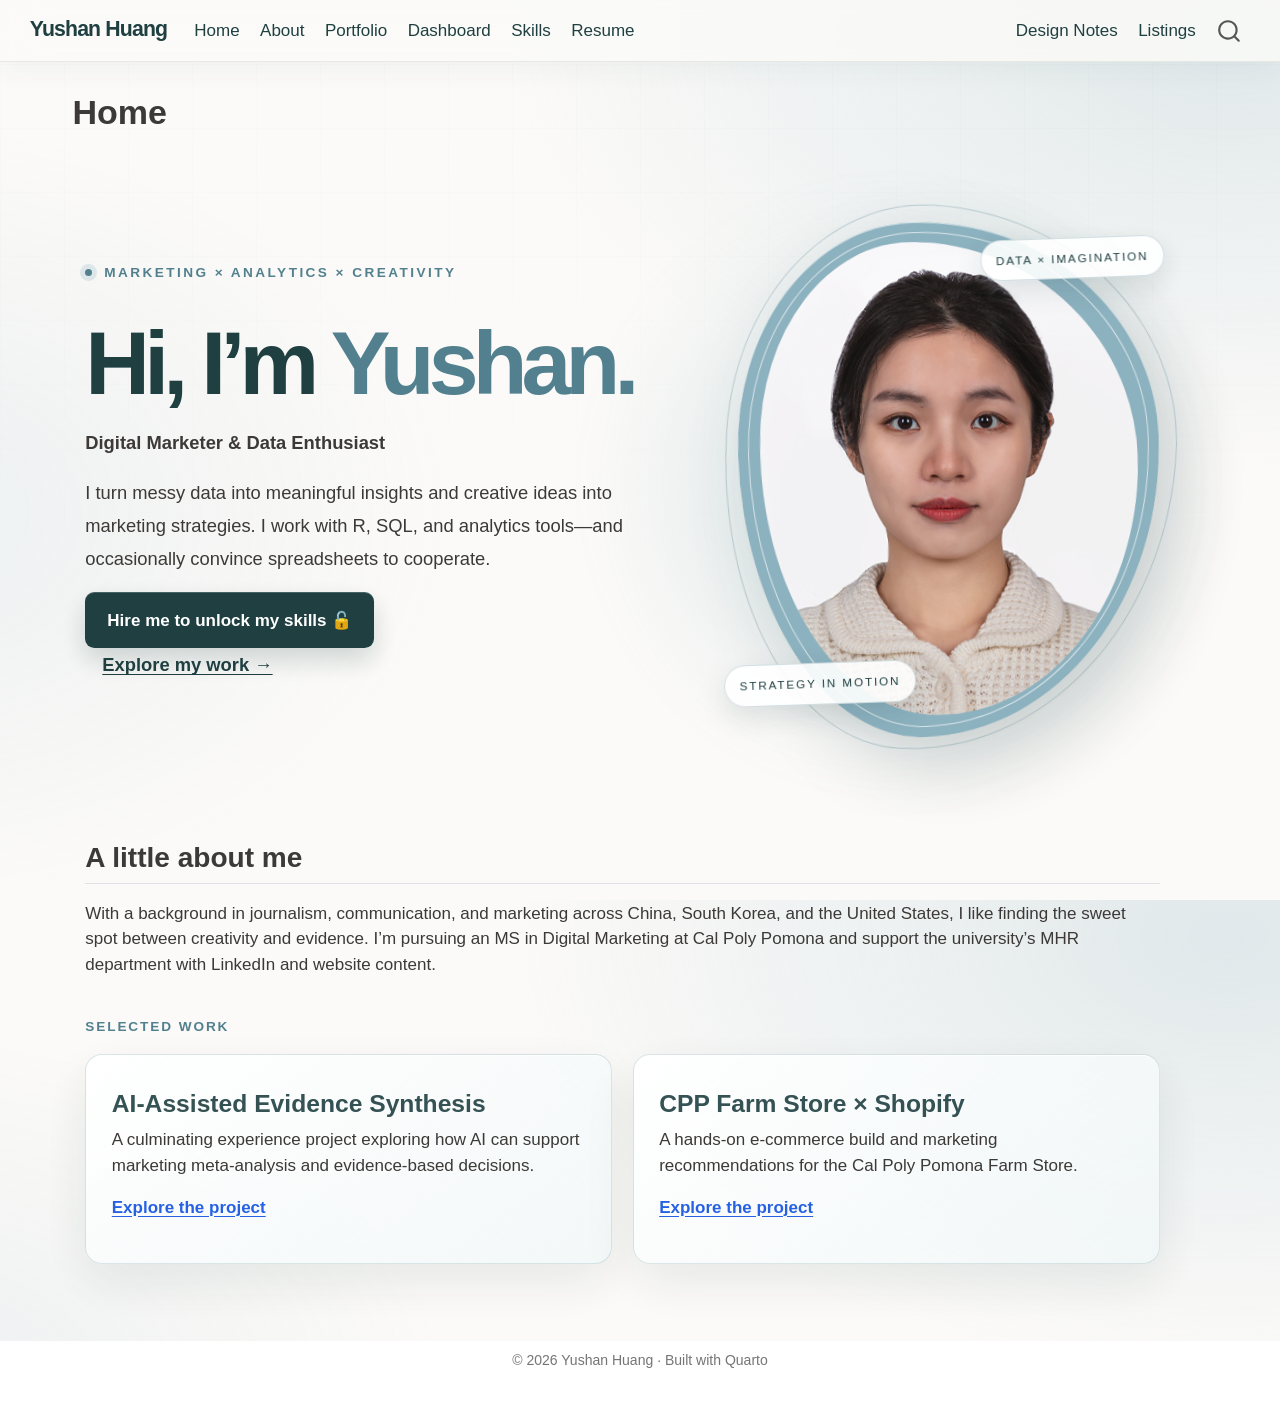
<file: docs/index.html>
<!DOCTYPE html>
<html xmlns="http://www.w3.org/1999/xhtml" lang="en" xml:lang="en"><head>

<meta charset="utf-8">
<meta name="generator" content="quarto-1.7.32">

<meta name="viewport" content="width=device-width, initial-scale=1.0, user-scalable=yes">


<title>Home – Yushan Huang</title>
<style>
code{white-space: pre-wrap;}
span.smallcaps{font-variant: small-caps;}
div.columns{display: flex; gap: min(4vw, 1.5em);}
div.column{flex: auto; overflow-x: auto;}
div.hanging-indent{margin-left: 1.5em; text-indent: -1.5em;}
ul.task-list{list-style: none;}
ul.task-list li input[type="checkbox"] {
  width: 0.8em;
  margin: 0 0.8em 0.2em -1em; /* quarto-specific, see https://github.com/quarto-dev/quarto-cli/issues/4556 */ 
  vertical-align: middle;
}
</style>


<script src="site_libs/quarto-nav/quarto-nav.js"></script>
<script src="site_libs/quarto-nav/headroom.min.js"></script>
<script src="site_libs/clipboard/clipboard.min.js"></script>
<script src="site_libs/quarto-search/autocomplete.umd.js"></script>
<script src="site_libs/quarto-search/fuse.min.js"></script>
<script src="site_libs/quarto-search/quarto-search.js"></script>
<meta name="quarto:offset" content="./">
<script src="site_libs/quarto-html/quarto.js" type="module"></script>
<script src="site_libs/quarto-html/tabsets/tabsets.js" type="module"></script>
<script src="site_libs/quarto-html/popper.min.js"></script>
<script src="site_libs/quarto-html/tippy.umd.min.js"></script>
<script src="site_libs/quarto-html/anchor.min.js"></script>
<link href="site_libs/quarto-html/tippy.css" rel="stylesheet">
<link href="site_libs/quarto-html/quarto-syntax-highlighting-37eea08aefeeee20ff55810ff984fec1.css" rel="stylesheet" id="quarto-text-highlighting-styles">
<script src="site_libs/bootstrap/bootstrap.min.js"></script>
<link href="site_libs/bootstrap/bootstrap-icons.css" rel="stylesheet">
<link href="site_libs/bootstrap/bootstrap-c1fac2584b48ed01fb6e278e36375074.min.css" rel="stylesheet" append-hash="true" id="quarto-bootstrap" data-mode="light">
<script id="quarto-search-options" type="application/json">{
  "location": "navbar",
  "copy-button": false,
  "collapse-after": 3,
  "panel-placement": "end",
  "type": "overlay",
  "limit": 50,
  "keyboard-shortcut": [
    "f",
    "/",
    "s"
  ],
  "show-item-context": false,
  "language": {
    "search-no-results-text": "No results",
    "search-matching-documents-text": "matching documents",
    "search-copy-link-title": "Copy link to search",
    "search-hide-matches-text": "Hide additional matches",
    "search-more-match-text": "more match in this document",
    "search-more-matches-text": "more matches in this document",
    "search-clear-button-title": "Clear",
    "search-text-placeholder": "",
    "search-detached-cancel-button-title": "Cancel",
    "search-submit-button-title": "Submit",
    "search-label": "Search"
  }
}</script>
<style>html{ scroll-behavior: smooth; }</style>


<link rel="stylesheet" href="styles.css">
</head>

<body class="nav-fixed quarto-light">

<div id="quarto-search-results"></div>
  <header id="quarto-header" class="headroom fixed-top">
    <nav class="navbar navbar-expand-lg " data-bs-theme="dark">
      <div class="navbar-container container-fluid">
      <div class="navbar-brand-container mx-auto">
    <a class="navbar-brand" href="./index.html">
    <span class="navbar-title">Yushan Huang</span>
    </a>
  </div>
            <div id="quarto-search" class="" title="Search"></div>
          <button class="navbar-toggler" type="button" data-bs-toggle="collapse" data-bs-target="#navbarCollapse" aria-controls="navbarCollapse" role="menu" aria-expanded="false" aria-label="Toggle navigation" onclick="if (window.quartoToggleHeadroom) { window.quartoToggleHeadroom(); }">
  <span class="navbar-toggler-icon"></span>
</button>
          <div class="collapse navbar-collapse" id="navbarCollapse">
            <ul class="navbar-nav navbar-nav-scroll me-auto">
  <li class="nav-item">
    <a class="nav-link active" href="./index.html" aria-current="page"> 
<span class="menu-text">Home</span></a>
  </li>  
  <li class="nav-item">
    <a class="nav-link" href="./about.html"> 
<span class="menu-text">About</span></a>
  </li>  
  <li class="nav-item">
    <a class="nav-link" href="./projects.html"> 
<span class="menu-text">Portfolio</span></a>
  </li>  
  <li class="nav-item">
    <a class="nav-link" href="./dashboard.html"> 
<span class="menu-text">Dashboard</span></a>
  </li>  
  <li class="nav-item">
    <a class="nav-link" href="./skills.html"> 
<span class="menu-text">Skills</span></a>
  </li>  
  <li class="nav-item">
    <a class="nav-link" href="./resume.html"> 
<span class="menu-text">Resume</span></a>
  </li>  
</ul>
            <ul class="navbar-nav navbar-nav-scroll ms-auto">
  <li class="nav-item">
    <a class="nav-link" href="./css-scss.html"> 
<span class="menu-text">Design Notes</span></a>
  </li>  
  <li class="nav-item">
    <a class="nav-link" href="./listings.html"> 
<span class="menu-text">Listings</span></a>
  </li>  
</ul>
          </div> <!-- /navcollapse -->
            <div class="quarto-navbar-tools">
</div>
      </div> <!-- /container-fluid -->
    </nav>
</header>
<!-- content -->
<div id="quarto-content" class="quarto-container page-columns page-rows-contents page-layout-full page-navbar">
<!-- sidebar -->
<!-- margin-sidebar -->
    
<!-- main -->
<main class="content column-page" id="quarto-document-content">

<header id="title-block-header" class="quarto-title-block default">
<div class="quarto-title">
<h1 class="title">Home</h1>
</div>



<div class="quarto-title-meta column-page">

    
  
    
  </div>
  


</header>


<div class="container">
<div class="hero">
<div>
<div class="eyebrow">
Marketing × Analytics × Creativity
</div>
<section id="hi-im-yushan." class="level1">
<h1>Hi, I’m <em>Yushan.</em></h1>
<p><strong>Digital Marketer &amp; Data Enthusiast</strong></p>
<p>I turn messy data into meaningful insights and creative ideas into marketing strategies. I work with R, SQL, and analytics tools—and occasionally convince spreadsheets to cooperate.</p>
<button id="unlock-skills" class="cta" type="button" aria-expanded="false" aria-controls="skill-reveal">
Hire me to unlock my skills 🔓
</button>
<p><a class="secondary-link" href="./projects.html">Explore my work →</a></p>
<div id="skill-reveal" class="skill-reveal" aria-live="polite">
<span class="tag">Marketing Strategy</span><span class="tag">R</span><span class="tag">SQL</span><span class="tag">GA4</span><span class="tag">Qualtrics</span><span class="tag">Shopify</span>
<p>
<a href="./resume.html">View my resume →</a>
</p>
</div>
</section>
</div>
<div class="portrait-wrap">
<div class="hero-orbit">
Data × Imagination
</div>
<img src="assets/profile.png" class="img-fluid" alt="Portrait of Yushan Huang">
<div class="hero-orbit bottom">
Strategy in motion
</div>
</div>
</div>
<section id="a-little-about-me" class="level2">
<h2 class="anchored" data-anchor-id="a-little-about-me">A little about me</h2>
<p>With a background in journalism, communication, and marketing across China, South Korea, and the United States, I like finding the sweet spot between creativity and evidence. I’m pursuing an MS in Digital Marketing at Cal Poly Pomona and support the university’s MHR department with LinkedIn and website content.</p>
<div class="section-label">
Selected work
</div>
<div class="project-grid">
<section id="ai-assisted-evidence-synthesis" class="level3 project-card reveal-on-scroll">
<h3 class="anchored" data-anchor-id="ai-assisted-evidence-synthesis">AI-Assisted Evidence Synthesis</h3>
<p>A culminating experience project exploring how AI can support marketing meta-analysis and evidence-based decisions.</p>
<p><a href="./projects/ai-meta-analysis.html">Explore the project</a></p>
</section>
<section id="cpp-farm-store-shopify" class="level3 project-card reveal-on-scroll">
<h3 class="anchored" data-anchor-id="cpp-farm-store-shopify">CPP Farm Store × Shopify</h3>
<p>A hands-on e-commerce build and marketing recommendations for the Cal Poly Pomona Farm Store.</p>
<p><a href="./projects/farm-store.html">Explore the project</a></p>
</section>
</div>
</section>
</div>



</main> <!-- /main -->
<script>
(()=>{'use strict';
const init=()=>{
document.documentElement.classList.add('js-enhanced');
const unlock=document.getElementById('unlock-skills'),panel=document.getElementById('skill-reveal');
if(unlock&&panel){unlock.addEventListener('click',()=>{const opened=panel.classList.toggle('open');unlock.setAttribute('aria-expanded',String(opened));unlock.textContent=opened?'Skills unlocked ✨':'Hire me to unlock my skills 🔓';});}
const buttons=document.querySelectorAll('.filter-btn');buttons.forEach(btn=>btn.addEventListener('click',()=>{buttons.forEach(b=>{b.classList.toggle('active',b===btn);b.setAttribute('aria-pressed',String(b===btn));});document.querySelectorAll('.project-card[data-category]').forEach(card=>{card.hidden=!(btn.dataset.filter==='all'||card.dataset.category===btn.dataset.filter);});}));
const reduce=window.matchMedia('(prefers-reduced-motion: reduce)').matches;
const items=document.querySelectorAll('.reveal-on-scroll');if('IntersectionObserver'in window&&!reduce){const obs=new IntersectionObserver(entries=>entries.forEach(e=>{if(e.isIntersecting){e.target.classList.add('visible');obs.unobserve(e.target);}}),{threshold:.07});items.forEach(el=>obs.observe(el));}else{items.forEach(el=>el.classList.add('visible'));}
if(!reduce&&window.matchMedia('(pointer:fine)').matches){const portrait=document.querySelector('.portrait-wrap');if(portrait){portrait.addEventListener('pointermove',e=>{const r=portrait.getBoundingClientRect();const x=(e.clientX-r.left)/r.width-.5,y=(e.clientY-r.top)/r.height-.5;portrait.style.transform=`rotate(-2deg) perspective(1000px) rotateY(${x*8}deg) rotateX(${-y*8}deg) translateY(-5px)`;});portrait.addEventListener('pointerleave',()=>portrait.style.transform='');}}
};if(document.readyState==='loading')document.addEventListener('DOMContentLoaded',init);else init();
})();
</script>
<script id="quarto-html-after-body" type="application/javascript">
  window.document.addEventListener("DOMContentLoaded", function (event) {
    const icon = "";
    const anchorJS = new window.AnchorJS();
    anchorJS.options = {
      placement: 'right',
      icon: icon
    };
    anchorJS.add('.anchored');
    const isCodeAnnotation = (el) => {
      for (const clz of el.classList) {
        if (clz.startsWith('code-annotation-')) {                     
          return true;
        }
      }
      return false;
    }
    const onCopySuccess = function(e) {
      // button target
      const button = e.trigger;
      // don't keep focus
      button.blur();
      // flash "checked"
      button.classList.add('code-copy-button-checked');
      var currentTitle = button.getAttribute("title");
      button.setAttribute("title", "Copied!");
      let tooltip;
      if (window.bootstrap) {
        button.setAttribute("data-bs-toggle", "tooltip");
        button.setAttribute("data-bs-placement", "left");
        button.setAttribute("data-bs-title", "Copied!");
        tooltip = new bootstrap.Tooltip(button, 
          { trigger: "manual", 
            customClass: "code-copy-button-tooltip",
            offset: [0, -8]});
        tooltip.show();    
      }
      setTimeout(function() {
        if (tooltip) {
          tooltip.hide();
          button.removeAttribute("data-bs-title");
          button.removeAttribute("data-bs-toggle");
          button.removeAttribute("data-bs-placement");
        }
        button.setAttribute("title", currentTitle);
        button.classList.remove('code-copy-button-checked');
      }, 1000);
      // clear code selection
      e.clearSelection();
    }
    const getTextToCopy = function(trigger) {
        const codeEl = trigger.previousElementSibling.cloneNode(true);
        for (const childEl of codeEl.children) {
          if (isCodeAnnotation(childEl)) {
            childEl.remove();
          }
        }
        return codeEl.innerText;
    }
    const clipboard = new window.ClipboardJS('.code-copy-button:not([data-in-quarto-modal])', {
      text: getTextToCopy
    });
    clipboard.on('success', onCopySuccess);
    if (window.document.getElementById('quarto-embedded-source-code-modal')) {
      const clipboardModal = new window.ClipboardJS('.code-copy-button[data-in-quarto-modal]', {
        text: getTextToCopy,
        container: window.document.getElementById('quarto-embedded-source-code-modal')
      });
      clipboardModal.on('success', onCopySuccess);
    }
      var localhostRegex = new RegExp(/^(?:http|https):\/\/localhost\:?[0-9]*\//);
      var mailtoRegex = new RegExp(/^mailto:/);
        var filterRegex = new RegExp('/' + window.location.host + '/');
      var isInternal = (href) => {
          return filterRegex.test(href) || localhostRegex.test(href) || mailtoRegex.test(href);
      }
      // Inspect non-navigation links and adorn them if external
     var links = window.document.querySelectorAll('a[href]:not(.nav-link):not(.navbar-brand):not(.toc-action):not(.sidebar-link):not(.sidebar-item-toggle):not(.pagination-link):not(.no-external):not([aria-hidden]):not(.dropdown-item):not(.quarto-navigation-tool):not(.about-link)');
      for (var i=0; i<links.length; i++) {
        const link = links[i];
        if (!isInternal(link.href)) {
          // undo the damage that might have been done by quarto-nav.js in the case of
          // links that we want to consider external
          if (link.dataset.originalHref !== undefined) {
            link.href = link.dataset.originalHref;
          }
        }
      }
    function tippyHover(el, contentFn, onTriggerFn, onUntriggerFn) {
      const config = {
        allowHTML: true,
        maxWidth: 500,
        delay: 100,
        arrow: false,
        appendTo: function(el) {
            return el.parentElement;
        },
        interactive: true,
        interactiveBorder: 10,
        theme: 'quarto',
        placement: 'bottom-start',
      };
      if (contentFn) {
        config.content = contentFn;
      }
      if (onTriggerFn) {
        config.onTrigger = onTriggerFn;
      }
      if (onUntriggerFn) {
        config.onUntrigger = onUntriggerFn;
      }
      window.tippy(el, config); 
    }
    const noterefs = window.document.querySelectorAll('a[role="doc-noteref"]');
    for (var i=0; i<noterefs.length; i++) {
      const ref = noterefs[i];
      tippyHover(ref, function() {
        // use id or data attribute instead here
        let href = ref.getAttribute('data-footnote-href') || ref.getAttribute('href');
        try { href = new URL(href).hash; } catch {}
        const id = href.replace(/^#\/?/, "");
        const note = window.document.getElementById(id);
        if (note) {
          return note.innerHTML;
        } else {
          return "";
        }
      });
    }
    const xrefs = window.document.querySelectorAll('a.quarto-xref');
    const processXRef = (id, note) => {
      // Strip column container classes
      const stripColumnClz = (el) => {
        el.classList.remove("page-full", "page-columns");
        if (el.children) {
          for (const child of el.children) {
            stripColumnClz(child);
          }
        }
      }
      stripColumnClz(note)
      if (id === null || id.startsWith('sec-')) {
        // Special case sections, only their first couple elements
        const container = document.createElement("div");
        if (note.children && note.children.length > 2) {
          container.appendChild(note.children[0].cloneNode(true));
          for (let i = 1; i < note.children.length; i++) {
            const child = note.children[i];
            if (child.tagName === "P" && child.innerText === "") {
              continue;
            } else {
              container.appendChild(child.cloneNode(true));
              break;
            }
          }
          if (window.Quarto?.typesetMath) {
            window.Quarto.typesetMath(container);
          }
          return container.innerHTML
        } else {
          if (window.Quarto?.typesetMath) {
            window.Quarto.typesetMath(note);
          }
          return note.innerHTML;
        }
      } else {
        // Remove any anchor links if they are present
        const anchorLink = note.querySelector('a.anchorjs-link');
        if (anchorLink) {
          anchorLink.remove();
        }
        if (window.Quarto?.typesetMath) {
          window.Quarto.typesetMath(note);
        }
        if (note.classList.contains("callout")) {
          return note.outerHTML;
        } else {
          return note.innerHTML;
        }
      }
    }
    for (var i=0; i<xrefs.length; i++) {
      const xref = xrefs[i];
      tippyHover(xref, undefined, function(instance) {
        instance.disable();
        let url = xref.getAttribute('href');
        let hash = undefined; 
        if (url.startsWith('#')) {
          hash = url;
        } else {
          try { hash = new URL(url).hash; } catch {}
        }
        if (hash) {
          const id = hash.replace(/^#\/?/, "");
          const note = window.document.getElementById(id);
          if (note !== null) {
            try {
              const html = processXRef(id, note.cloneNode(true));
              instance.setContent(html);
            } finally {
              instance.enable();
              instance.show();
            }
          } else {
            // See if we can fetch this
            fetch(url.split('#')[0])
            .then(res => res.text())
            .then(html => {
              const parser = new DOMParser();
              const htmlDoc = parser.parseFromString(html, "text/html");
              const note = htmlDoc.getElementById(id);
              if (note !== null) {
                const html = processXRef(id, note);
                instance.setContent(html);
              } 
            }).finally(() => {
              instance.enable();
              instance.show();
            });
          }
        } else {
          // See if we can fetch a full url (with no hash to target)
          // This is a special case and we should probably do some content thinning / targeting
          fetch(url)
          .then(res => res.text())
          .then(html => {
            const parser = new DOMParser();
            const htmlDoc = parser.parseFromString(html, "text/html");
            const note = htmlDoc.querySelector('main.content');
            if (note !== null) {
              // This should only happen for chapter cross references
              // (since there is no id in the URL)
              // remove the first header
              if (note.children.length > 0 && note.children[0].tagName === "HEADER") {
                note.children[0].remove();
              }
              const html = processXRef(null, note);
              instance.setContent(html);
            } 
          }).finally(() => {
            instance.enable();
            instance.show();
          });
        }
      }, function(instance) {
      });
    }
        let selectedAnnoteEl;
        const selectorForAnnotation = ( cell, annotation) => {
          let cellAttr = 'data-code-cell="' + cell + '"';
          let lineAttr = 'data-code-annotation="' +  annotation + '"';
          const selector = 'span[' + cellAttr + '][' + lineAttr + ']';
          return selector;
        }
        const selectCodeLines = (annoteEl) => {
          const doc = window.document;
          const targetCell = annoteEl.getAttribute("data-target-cell");
          const targetAnnotation = annoteEl.getAttribute("data-target-annotation");
          const annoteSpan = window.document.querySelector(selectorForAnnotation(targetCell, targetAnnotation));
          const lines = annoteSpan.getAttribute("data-code-lines").split(",");
          const lineIds = lines.map((line) => {
            return targetCell + "-" + line;
          })
          let top = null;
          let height = null;
          let parent = null;
          if (lineIds.length > 0) {
              //compute the position of the single el (top and bottom and make a div)
              const el = window.document.getElementById(lineIds[0]);
              top = el.offsetTop;
              height = el.offsetHeight;
              parent = el.parentElement.parentElement;
            if (lineIds.length > 1) {
              const lastEl = window.document.getElementById(lineIds[lineIds.length - 1]);
              const bottom = lastEl.offsetTop + lastEl.offsetHeight;
              height = bottom - top;
            }
            if (top !== null && height !== null && parent !== null) {
              // cook up a div (if necessary) and position it 
              let div = window.document.getElementById("code-annotation-line-highlight");
              if (div === null) {
                div = window.document.createElement("div");
                div.setAttribute("id", "code-annotation-line-highlight");
                div.style.position = 'absolute';
                parent.appendChild(div);
              }
              div.style.top = top - 2 + "px";
              div.style.height = height + 4 + "px";
              div.style.left = 0;
              let gutterDiv = window.document.getElementById("code-annotation-line-highlight-gutter");
              if (gutterDiv === null) {
                gutterDiv = window.document.createElement("div");
                gutterDiv.setAttribute("id", "code-annotation-line-highlight-gutter");
                gutterDiv.style.position = 'absolute';
                const codeCell = window.document.getElementById(targetCell);
                const gutter = codeCell.querySelector('.code-annotation-gutter');
                gutter.appendChild(gutterDiv);
              }
              gutterDiv.style.top = top - 2 + "px";
              gutterDiv.style.height = height + 4 + "px";
            }
            selectedAnnoteEl = annoteEl;
          }
        };
        const unselectCodeLines = () => {
          const elementsIds = ["code-annotation-line-highlight", "code-annotation-line-highlight-gutter"];
          elementsIds.forEach((elId) => {
            const div = window.document.getElementById(elId);
            if (div) {
              div.remove();
            }
          });
          selectedAnnoteEl = undefined;
        };
          // Handle positioning of the toggle
      window.addEventListener(
        "resize",
        throttle(() => {
          elRect = undefined;
          if (selectedAnnoteEl) {
            selectCodeLines(selectedAnnoteEl);
          }
        }, 10)
      );
      function throttle(fn, ms) {
      let throttle = false;
      let timer;
        return (...args) => {
          if(!throttle) { // first call gets through
              fn.apply(this, args);
              throttle = true;
          } else { // all the others get throttled
              if(timer) clearTimeout(timer); // cancel #2
              timer = setTimeout(() => {
                fn.apply(this, args);
                timer = throttle = false;
              }, ms);
          }
        };
      }
        // Attach click handler to the DT
        const annoteDls = window.document.querySelectorAll('dt[data-target-cell]');
        for (const annoteDlNode of annoteDls) {
          annoteDlNode.addEventListener('click', (event) => {
            const clickedEl = event.target;
            if (clickedEl !== selectedAnnoteEl) {
              unselectCodeLines();
              const activeEl = window.document.querySelector('dt[data-target-cell].code-annotation-active');
              if (activeEl) {
                activeEl.classList.remove('code-annotation-active');
              }
              selectCodeLines(clickedEl);
              clickedEl.classList.add('code-annotation-active');
            } else {
              // Unselect the line
              unselectCodeLines();
              clickedEl.classList.remove('code-annotation-active');
            }
          });
        }
    const findCites = (el) => {
      const parentEl = el.parentElement;
      if (parentEl) {
        const cites = parentEl.dataset.cites;
        if (cites) {
          return {
            el,
            cites: cites.split(' ')
          };
        } else {
          return findCites(el.parentElement)
        }
      } else {
        return undefined;
      }
    };
    var bibliorefs = window.document.querySelectorAll('a[role="doc-biblioref"]');
    for (var i=0; i<bibliorefs.length; i++) {
      const ref = bibliorefs[i];
      const citeInfo = findCites(ref);
      if (citeInfo) {
        tippyHover(citeInfo.el, function() {
          var popup = window.document.createElement('div');
          citeInfo.cites.forEach(function(cite) {
            var citeDiv = window.document.createElement('div');
            citeDiv.classList.add('hanging-indent');
            citeDiv.classList.add('csl-entry');
            var biblioDiv = window.document.getElementById('ref-' + cite);
            if (biblioDiv) {
              citeDiv.innerHTML = biblioDiv.innerHTML;
            }
            popup.appendChild(citeDiv);
          });
          return popup.innerHTML;
        });
      }
    }
  });
  </script>
</div> <!-- /content -->
<footer class="footer">
  <div class="nav-footer">
    <div class="nav-footer-left">
      &nbsp;
    </div>   
    <div class="nav-footer-center">
<p>© 2026 Yushan Huang · Built with Quarto</p>
</div>
    <div class="nav-footer-right">
      &nbsp;
    </div>
  </div>
</footer>




<script src="site_libs/quarto-html/zenscroll-min.js"></script>
</body></html>
</file>
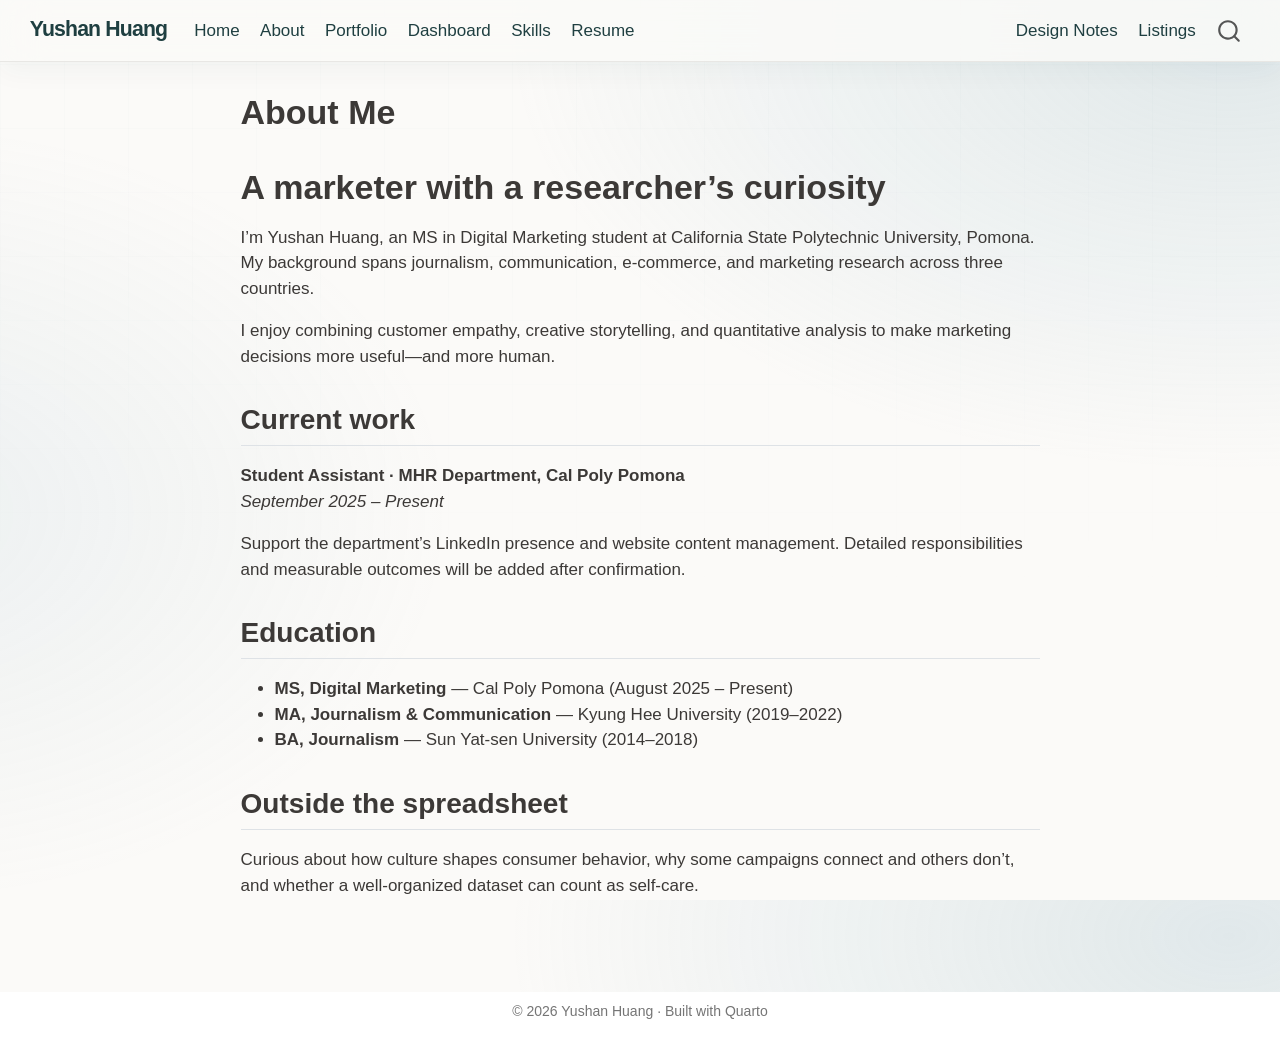
<file: docs/about.html>
<!DOCTYPE html>
<html xmlns="http://www.w3.org/1999/xhtml" lang="en" xml:lang="en"><head>

<meta charset="utf-8">
<meta name="generator" content="quarto-1.7.32">

<meta name="viewport" content="width=device-width, initial-scale=1.0, user-scalable=yes">


<title>About Me – Yushan Huang</title>
<style>
code{white-space: pre-wrap;}
span.smallcaps{font-variant: small-caps;}
div.columns{display: flex; gap: min(4vw, 1.5em);}
div.column{flex: auto; overflow-x: auto;}
div.hanging-indent{margin-left: 1.5em; text-indent: -1.5em;}
ul.task-list{list-style: none;}
ul.task-list li input[type="checkbox"] {
  width: 0.8em;
  margin: 0 0.8em 0.2em -1em; /* quarto-specific, see https://github.com/quarto-dev/quarto-cli/issues/4556 */ 
  vertical-align: middle;
}
</style>


<script src="site_libs/quarto-nav/quarto-nav.js"></script>
<script src="site_libs/quarto-nav/headroom.min.js"></script>
<script src="site_libs/clipboard/clipboard.min.js"></script>
<script src="site_libs/quarto-search/autocomplete.umd.js"></script>
<script src="site_libs/quarto-search/fuse.min.js"></script>
<script src="site_libs/quarto-search/quarto-search.js"></script>
<meta name="quarto:offset" content="./">
<script src="site_libs/quarto-html/quarto.js" type="module"></script>
<script src="site_libs/quarto-html/tabsets/tabsets.js" type="module"></script>
<script src="site_libs/quarto-html/popper.min.js"></script>
<script src="site_libs/quarto-html/tippy.umd.min.js"></script>
<script src="site_libs/quarto-html/anchor.min.js"></script>
<link href="site_libs/quarto-html/tippy.css" rel="stylesheet">
<link href="site_libs/quarto-html/quarto-syntax-highlighting-37eea08aefeeee20ff55810ff984fec1.css" rel="stylesheet" id="quarto-text-highlighting-styles">
<script src="site_libs/bootstrap/bootstrap.min.js"></script>
<link href="site_libs/bootstrap/bootstrap-icons.css" rel="stylesheet">
<link href="site_libs/bootstrap/bootstrap-c1fac2584b48ed01fb6e278e36375074.min.css" rel="stylesheet" append-hash="true" id="quarto-bootstrap" data-mode="light">
<script id="quarto-search-options" type="application/json">{
  "location": "navbar",
  "copy-button": false,
  "collapse-after": 3,
  "panel-placement": "end",
  "type": "overlay",
  "limit": 50,
  "keyboard-shortcut": [
    "f",
    "/",
    "s"
  ],
  "show-item-context": false,
  "language": {
    "search-no-results-text": "No results",
    "search-matching-documents-text": "matching documents",
    "search-copy-link-title": "Copy link to search",
    "search-hide-matches-text": "Hide additional matches",
    "search-more-match-text": "more match in this document",
    "search-more-matches-text": "more matches in this document",
    "search-clear-button-title": "Clear",
    "search-text-placeholder": "",
    "search-detached-cancel-button-title": "Cancel",
    "search-submit-button-title": "Submit",
    "search-label": "Search"
  }
}</script>
<style>html{ scroll-behavior: smooth; }</style>


<link rel="stylesheet" href="styles.css">
</head>

<body class="nav-fixed fullcontent quarto-light">

<div id="quarto-search-results"></div>
  <header id="quarto-header" class="headroom fixed-top">
    <nav class="navbar navbar-expand-lg " data-bs-theme="dark">
      <div class="navbar-container container-fluid">
      <div class="navbar-brand-container mx-auto">
    <a class="navbar-brand" href="./index.html">
    <span class="navbar-title">Yushan Huang</span>
    </a>
  </div>
            <div id="quarto-search" class="" title="Search"></div>
          <button class="navbar-toggler" type="button" data-bs-toggle="collapse" data-bs-target="#navbarCollapse" aria-controls="navbarCollapse" role="menu" aria-expanded="false" aria-label="Toggle navigation" onclick="if (window.quartoToggleHeadroom) { window.quartoToggleHeadroom(); }">
  <span class="navbar-toggler-icon"></span>
</button>
          <div class="collapse navbar-collapse" id="navbarCollapse">
            <ul class="navbar-nav navbar-nav-scroll me-auto">
  <li class="nav-item">
    <a class="nav-link" href="./index.html"> 
<span class="menu-text">Home</span></a>
  </li>  
  <li class="nav-item">
    <a class="nav-link active" href="./about.html" aria-current="page"> 
<span class="menu-text">About</span></a>
  </li>  
  <li class="nav-item">
    <a class="nav-link" href="./projects.html"> 
<span class="menu-text">Portfolio</span></a>
  </li>  
  <li class="nav-item">
    <a class="nav-link" href="./dashboard.html"> 
<span class="menu-text">Dashboard</span></a>
  </li>  
  <li class="nav-item">
    <a class="nav-link" href="./skills.html"> 
<span class="menu-text">Skills</span></a>
  </li>  
  <li class="nav-item">
    <a class="nav-link" href="./resume.html"> 
<span class="menu-text">Resume</span></a>
  </li>  
</ul>
            <ul class="navbar-nav navbar-nav-scroll ms-auto">
  <li class="nav-item">
    <a class="nav-link" href="./css-scss.html"> 
<span class="menu-text">Design Notes</span></a>
  </li>  
  <li class="nav-item">
    <a class="nav-link" href="./listings.html"> 
<span class="menu-text">Listings</span></a>
  </li>  
</ul>
          </div> <!-- /navcollapse -->
            <div class="quarto-navbar-tools">
</div>
      </div> <!-- /container-fluid -->
    </nav>
</header>
<!-- content -->
<div id="quarto-content" class="quarto-container page-columns page-rows-contents page-layout-article page-navbar">
<!-- sidebar -->
<!-- margin-sidebar -->
    
<!-- main -->
<main class="content" id="quarto-document-content">

<header id="title-block-header" class="quarto-title-block default">
<div class="quarto-title">
<h1 class="title">About Me</h1>
</div>



<div class="quarto-title-meta">

    
  
    
  </div>
  


</header>


<section id="a-marketer-with-a-researchers-curiosity" class="level1">
<h1>A marketer with a researcher’s curiosity</h1>
<p>I’m Yushan Huang, an MS in Digital Marketing student at California State Polytechnic University, Pomona. My background spans journalism, communication, e-commerce, and marketing research across three countries.</p>
<p>I enjoy combining customer empathy, creative storytelling, and quantitative analysis to make marketing decisions more useful—and more human.</p>
<section id="current-work" class="level2">
<h2 class="anchored" data-anchor-id="current-work">Current work</h2>
<p><strong>Student Assistant · MHR Department, Cal Poly Pomona</strong><br>
<em>September 2025 – Present</em></p>
<p>Support the department’s LinkedIn presence and website content management. Detailed responsibilities and measurable outcomes will be added after confirmation.</p>
</section>
<section id="education" class="level2">
<h2 class="anchored" data-anchor-id="education">Education</h2>
<ul>
<li><strong>MS, Digital Marketing</strong> — Cal Poly Pomona (August 2025 – Present)</li>
<li><strong>MA, Journalism &amp; Communication</strong> — Kyung Hee University (2019–2022)</li>
<li><strong>BA, Journalism</strong> — Sun Yat-sen University (2014–2018)</li>
</ul>
</section>
<section id="outside-the-spreadsheet" class="level2">
<h2 class="anchored" data-anchor-id="outside-the-spreadsheet">Outside the spreadsheet</h2>
<p>Curious about how culture shapes consumer behavior, why some campaigns connect and others don’t, and whether a well-organized dataset can count as self-care.</p>


</section>
</section>

</main> <!-- /main -->
<script>
(()=>{'use strict';
const init=()=>{
document.documentElement.classList.add('js-enhanced');
const unlock=document.getElementById('unlock-skills'),panel=document.getElementById('skill-reveal');
if(unlock&&panel){unlock.addEventListener('click',()=>{const opened=panel.classList.toggle('open');unlock.setAttribute('aria-expanded',String(opened));unlock.textContent=opened?'Skills unlocked ✨':'Hire me to unlock my skills 🔓';});}
const buttons=document.querySelectorAll('.filter-btn');buttons.forEach(btn=>btn.addEventListener('click',()=>{buttons.forEach(b=>{b.classList.toggle('active',b===btn);b.setAttribute('aria-pressed',String(b===btn));});document.querySelectorAll('.project-card[data-category]').forEach(card=>{card.hidden=!(btn.dataset.filter==='all'||card.dataset.category===btn.dataset.filter);});}));
const reduce=window.matchMedia('(prefers-reduced-motion: reduce)').matches;
const items=document.querySelectorAll('.reveal-on-scroll');if('IntersectionObserver'in window&&!reduce){const obs=new IntersectionObserver(entries=>entries.forEach(e=>{if(e.isIntersecting){e.target.classList.add('visible');obs.unobserve(e.target);}}),{threshold:.07});items.forEach(el=>obs.observe(el));}else{items.forEach(el=>el.classList.add('visible'));}
if(!reduce&&window.matchMedia('(pointer:fine)').matches){const portrait=document.querySelector('.portrait-wrap');if(portrait){portrait.addEventListener('pointermove',e=>{const r=portrait.getBoundingClientRect();const x=(e.clientX-r.left)/r.width-.5,y=(e.clientY-r.top)/r.height-.5;portrait.style.transform=`rotate(-2deg) perspective(1000px) rotateY(${x*8}deg) rotateX(${-y*8}deg) translateY(-5px)`;});portrait.addEventListener('pointerleave',()=>portrait.style.transform='');}}
};if(document.readyState==='loading')document.addEventListener('DOMContentLoaded',init);else init();
})();
</script>
<script id="quarto-html-after-body" type="application/javascript">
  window.document.addEventListener("DOMContentLoaded", function (event) {
    const icon = "";
    const anchorJS = new window.AnchorJS();
    anchorJS.options = {
      placement: 'right',
      icon: icon
    };
    anchorJS.add('.anchored');
    const isCodeAnnotation = (el) => {
      for (const clz of el.classList) {
        if (clz.startsWith('code-annotation-')) {                     
          return true;
        }
      }
      return false;
    }
    const onCopySuccess = function(e) {
      // button target
      const button = e.trigger;
      // don't keep focus
      button.blur();
      // flash "checked"
      button.classList.add('code-copy-button-checked');
      var currentTitle = button.getAttribute("title");
      button.setAttribute("title", "Copied!");
      let tooltip;
      if (window.bootstrap) {
        button.setAttribute("data-bs-toggle", "tooltip");
        button.setAttribute("data-bs-placement", "left");
        button.setAttribute("data-bs-title", "Copied!");
        tooltip = new bootstrap.Tooltip(button, 
          { trigger: "manual", 
            customClass: "code-copy-button-tooltip",
            offset: [0, -8]});
        tooltip.show();    
      }
      setTimeout(function() {
        if (tooltip) {
          tooltip.hide();
          button.removeAttribute("data-bs-title");
          button.removeAttribute("data-bs-toggle");
          button.removeAttribute("data-bs-placement");
        }
        button.setAttribute("title", currentTitle);
        button.classList.remove('code-copy-button-checked');
      }, 1000);
      // clear code selection
      e.clearSelection();
    }
    const getTextToCopy = function(trigger) {
        const codeEl = trigger.previousElementSibling.cloneNode(true);
        for (const childEl of codeEl.children) {
          if (isCodeAnnotation(childEl)) {
            childEl.remove();
          }
        }
        return codeEl.innerText;
    }
    const clipboard = new window.ClipboardJS('.code-copy-button:not([data-in-quarto-modal])', {
      text: getTextToCopy
    });
    clipboard.on('success', onCopySuccess);
    if (window.document.getElementById('quarto-embedded-source-code-modal')) {
      const clipboardModal = new window.ClipboardJS('.code-copy-button[data-in-quarto-modal]', {
        text: getTextToCopy,
        container: window.document.getElementById('quarto-embedded-source-code-modal')
      });
      clipboardModal.on('success', onCopySuccess);
    }
      var localhostRegex = new RegExp(/^(?:http|https):\/\/localhost\:?[0-9]*\//);
      var mailtoRegex = new RegExp(/^mailto:/);
        var filterRegex = new RegExp('/' + window.location.host + '/');
      var isInternal = (href) => {
          return filterRegex.test(href) || localhostRegex.test(href) || mailtoRegex.test(href);
      }
      // Inspect non-navigation links and adorn them if external
     var links = window.document.querySelectorAll('a[href]:not(.nav-link):not(.navbar-brand):not(.toc-action):not(.sidebar-link):not(.sidebar-item-toggle):not(.pagination-link):not(.no-external):not([aria-hidden]):not(.dropdown-item):not(.quarto-navigation-tool):not(.about-link)');
      for (var i=0; i<links.length; i++) {
        const link = links[i];
        if (!isInternal(link.href)) {
          // undo the damage that might have been done by quarto-nav.js in the case of
          // links that we want to consider external
          if (link.dataset.originalHref !== undefined) {
            link.href = link.dataset.originalHref;
          }
        }
      }
    function tippyHover(el, contentFn, onTriggerFn, onUntriggerFn) {
      const config = {
        allowHTML: true,
        maxWidth: 500,
        delay: 100,
        arrow: false,
        appendTo: function(el) {
            return el.parentElement;
        },
        interactive: true,
        interactiveBorder: 10,
        theme: 'quarto',
        placement: 'bottom-start',
      };
      if (contentFn) {
        config.content = contentFn;
      }
      if (onTriggerFn) {
        config.onTrigger = onTriggerFn;
      }
      if (onUntriggerFn) {
        config.onUntrigger = onUntriggerFn;
      }
      window.tippy(el, config); 
    }
    const noterefs = window.document.querySelectorAll('a[role="doc-noteref"]');
    for (var i=0; i<noterefs.length; i++) {
      const ref = noterefs[i];
      tippyHover(ref, function() {
        // use id or data attribute instead here
        let href = ref.getAttribute('data-footnote-href') || ref.getAttribute('href');
        try { href = new URL(href).hash; } catch {}
        const id = href.replace(/^#\/?/, "");
        const note = window.document.getElementById(id);
        if (note) {
          return note.innerHTML;
        } else {
          return "";
        }
      });
    }
    const xrefs = window.document.querySelectorAll('a.quarto-xref');
    const processXRef = (id, note) => {
      // Strip column container classes
      const stripColumnClz = (el) => {
        el.classList.remove("page-full", "page-columns");
        if (el.children) {
          for (const child of el.children) {
            stripColumnClz(child);
          }
        }
      }
      stripColumnClz(note)
      if (id === null || id.startsWith('sec-')) {
        // Special case sections, only their first couple elements
        const container = document.createElement("div");
        if (note.children && note.children.length > 2) {
          container.appendChild(note.children[0].cloneNode(true));
          for (let i = 1; i < note.children.length; i++) {
            const child = note.children[i];
            if (child.tagName === "P" && child.innerText === "") {
              continue;
            } else {
              container.appendChild(child.cloneNode(true));
              break;
            }
          }
          if (window.Quarto?.typesetMath) {
            window.Quarto.typesetMath(container);
          }
          return container.innerHTML
        } else {
          if (window.Quarto?.typesetMath) {
            window.Quarto.typesetMath(note);
          }
          return note.innerHTML;
        }
      } else {
        // Remove any anchor links if they are present
        const anchorLink = note.querySelector('a.anchorjs-link');
        if (anchorLink) {
          anchorLink.remove();
        }
        if (window.Quarto?.typesetMath) {
          window.Quarto.typesetMath(note);
        }
        if (note.classList.contains("callout")) {
          return note.outerHTML;
        } else {
          return note.innerHTML;
        }
      }
    }
    for (var i=0; i<xrefs.length; i++) {
      const xref = xrefs[i];
      tippyHover(xref, undefined, function(instance) {
        instance.disable();
        let url = xref.getAttribute('href');
        let hash = undefined; 
        if (url.startsWith('#')) {
          hash = url;
        } else {
          try { hash = new URL(url).hash; } catch {}
        }
        if (hash) {
          const id = hash.replace(/^#\/?/, "");
          const note = window.document.getElementById(id);
          if (note !== null) {
            try {
              const html = processXRef(id, note.cloneNode(true));
              instance.setContent(html);
            } finally {
              instance.enable();
              instance.show();
            }
          } else {
            // See if we can fetch this
            fetch(url.split('#')[0])
            .then(res => res.text())
            .then(html => {
              const parser = new DOMParser();
              const htmlDoc = parser.parseFromString(html, "text/html");
              const note = htmlDoc.getElementById(id);
              if (note !== null) {
                const html = processXRef(id, note);
                instance.setContent(html);
              } 
            }).finally(() => {
              instance.enable();
              instance.show();
            });
          }
        } else {
          // See if we can fetch a full url (with no hash to target)
          // This is a special case and we should probably do some content thinning / targeting
          fetch(url)
          .then(res => res.text())
          .then(html => {
            const parser = new DOMParser();
            const htmlDoc = parser.parseFromString(html, "text/html");
            const note = htmlDoc.querySelector('main.content');
            if (note !== null) {
              // This should only happen for chapter cross references
              // (since there is no id in the URL)
              // remove the first header
              if (note.children.length > 0 && note.children[0].tagName === "HEADER") {
                note.children[0].remove();
              }
              const html = processXRef(null, note);
              instance.setContent(html);
            } 
          }).finally(() => {
            instance.enable();
            instance.show();
          });
        }
      }, function(instance) {
      });
    }
        let selectedAnnoteEl;
        const selectorForAnnotation = ( cell, annotation) => {
          let cellAttr = 'data-code-cell="' + cell + '"';
          let lineAttr = 'data-code-annotation="' +  annotation + '"';
          const selector = 'span[' + cellAttr + '][' + lineAttr + ']';
          return selector;
        }
        const selectCodeLines = (annoteEl) => {
          const doc = window.document;
          const targetCell = annoteEl.getAttribute("data-target-cell");
          const targetAnnotation = annoteEl.getAttribute("data-target-annotation");
          const annoteSpan = window.document.querySelector(selectorForAnnotation(targetCell, targetAnnotation));
          const lines = annoteSpan.getAttribute("data-code-lines").split(",");
          const lineIds = lines.map((line) => {
            return targetCell + "-" + line;
          })
          let top = null;
          let height = null;
          let parent = null;
          if (lineIds.length > 0) {
              //compute the position of the single el (top and bottom and make a div)
              const el = window.document.getElementById(lineIds[0]);
              top = el.offsetTop;
              height = el.offsetHeight;
              parent = el.parentElement.parentElement;
            if (lineIds.length > 1) {
              const lastEl = window.document.getElementById(lineIds[lineIds.length - 1]);
              const bottom = lastEl.offsetTop + lastEl.offsetHeight;
              height = bottom - top;
            }
            if (top !== null && height !== null && parent !== null) {
              // cook up a div (if necessary) and position it 
              let div = window.document.getElementById("code-annotation-line-highlight");
              if (div === null) {
                div = window.document.createElement("div");
                div.setAttribute("id", "code-annotation-line-highlight");
                div.style.position = 'absolute';
                parent.appendChild(div);
              }
              div.style.top = top - 2 + "px";
              div.style.height = height + 4 + "px";
              div.style.left = 0;
              let gutterDiv = window.document.getElementById("code-annotation-line-highlight-gutter");
              if (gutterDiv === null) {
                gutterDiv = window.document.createElement("div");
                gutterDiv.setAttribute("id", "code-annotation-line-highlight-gutter");
                gutterDiv.style.position = 'absolute';
                const codeCell = window.document.getElementById(targetCell);
                const gutter = codeCell.querySelector('.code-annotation-gutter');
                gutter.appendChild(gutterDiv);
              }
              gutterDiv.style.top = top - 2 + "px";
              gutterDiv.style.height = height + 4 + "px";
            }
            selectedAnnoteEl = annoteEl;
          }
        };
        const unselectCodeLines = () => {
          const elementsIds = ["code-annotation-line-highlight", "code-annotation-line-highlight-gutter"];
          elementsIds.forEach((elId) => {
            const div = window.document.getElementById(elId);
            if (div) {
              div.remove();
            }
          });
          selectedAnnoteEl = undefined;
        };
          // Handle positioning of the toggle
      window.addEventListener(
        "resize",
        throttle(() => {
          elRect = undefined;
          if (selectedAnnoteEl) {
            selectCodeLines(selectedAnnoteEl);
          }
        }, 10)
      );
      function throttle(fn, ms) {
      let throttle = false;
      let timer;
        return (...args) => {
          if(!throttle) { // first call gets through
              fn.apply(this, args);
              throttle = true;
          } else { // all the others get throttled
              if(timer) clearTimeout(timer); // cancel #2
              timer = setTimeout(() => {
                fn.apply(this, args);
                timer = throttle = false;
              }, ms);
          }
        };
      }
        // Attach click handler to the DT
        const annoteDls = window.document.querySelectorAll('dt[data-target-cell]');
        for (const annoteDlNode of annoteDls) {
          annoteDlNode.addEventListener('click', (event) => {
            const clickedEl = event.target;
            if (clickedEl !== selectedAnnoteEl) {
              unselectCodeLines();
              const activeEl = window.document.querySelector('dt[data-target-cell].code-annotation-active');
              if (activeEl) {
                activeEl.classList.remove('code-annotation-active');
              }
              selectCodeLines(clickedEl);
              clickedEl.classList.add('code-annotation-active');
            } else {
              // Unselect the line
              unselectCodeLines();
              clickedEl.classList.remove('code-annotation-active');
            }
          });
        }
    const findCites = (el) => {
      const parentEl = el.parentElement;
      if (parentEl) {
        const cites = parentEl.dataset.cites;
        if (cites) {
          return {
            el,
            cites: cites.split(' ')
          };
        } else {
          return findCites(el.parentElement)
        }
      } else {
        return undefined;
      }
    };
    var bibliorefs = window.document.querySelectorAll('a[role="doc-biblioref"]');
    for (var i=0; i<bibliorefs.length; i++) {
      const ref = bibliorefs[i];
      const citeInfo = findCites(ref);
      if (citeInfo) {
        tippyHover(citeInfo.el, function() {
          var popup = window.document.createElement('div');
          citeInfo.cites.forEach(function(cite) {
            var citeDiv = window.document.createElement('div');
            citeDiv.classList.add('hanging-indent');
            citeDiv.classList.add('csl-entry');
            var biblioDiv = window.document.getElementById('ref-' + cite);
            if (biblioDiv) {
              citeDiv.innerHTML = biblioDiv.innerHTML;
            }
            popup.appendChild(citeDiv);
          });
          return popup.innerHTML;
        });
      }
    }
  });
  </script>
</div> <!-- /content -->
<footer class="footer">
  <div class="nav-footer">
    <div class="nav-footer-left">
      &nbsp;
    </div>   
    <div class="nav-footer-center">
<p>© 2026 Yushan Huang · Built with Quarto</p>
</div>
    <div class="nav-footer-right">
      &nbsp;
    </div>
  </div>
</footer>




<script src="site_libs/quarto-html/zenscroll-min.js"></script>
</body></html>
</file>
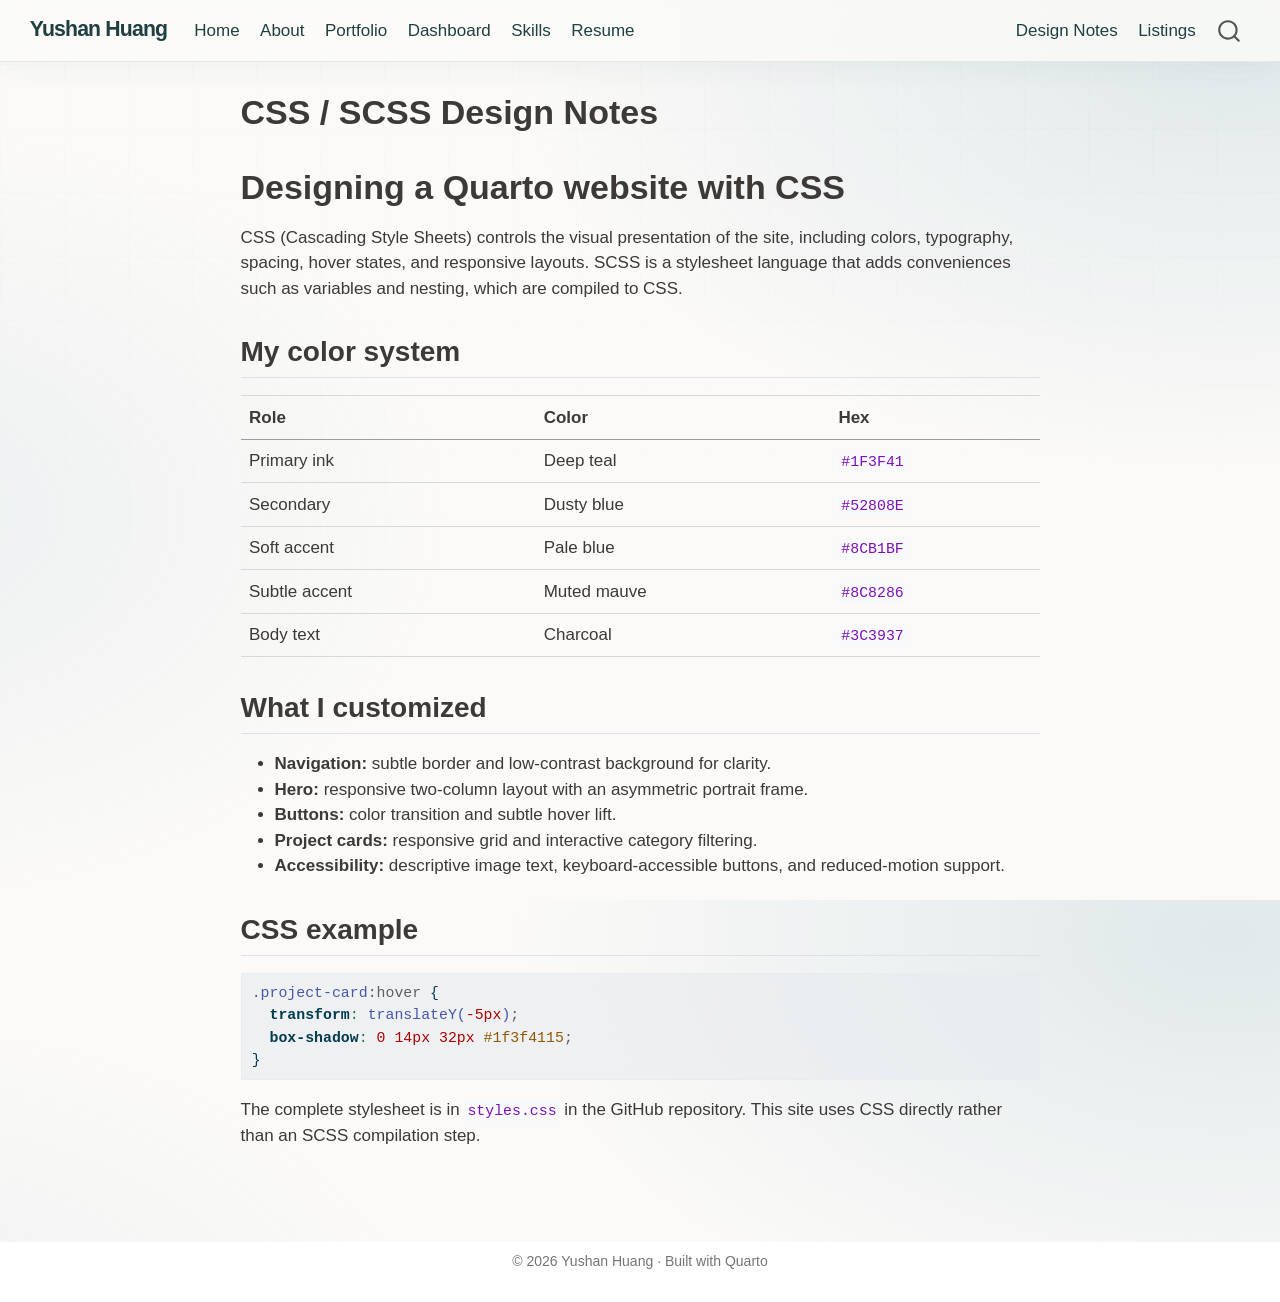
<file: docs/css-scss.html>
<!DOCTYPE html>
<html xmlns="http://www.w3.org/1999/xhtml" lang="en" xml:lang="en"><head>

<meta charset="utf-8">
<meta name="generator" content="quarto-1.7.32">

<meta name="viewport" content="width=device-width, initial-scale=1.0, user-scalable=yes">


<title>CSS / SCSS Design Notes – Yushan Huang</title>
<style>
code{white-space: pre-wrap;}
span.smallcaps{font-variant: small-caps;}
div.columns{display: flex; gap: min(4vw, 1.5em);}
div.column{flex: auto; overflow-x: auto;}
div.hanging-indent{margin-left: 1.5em; text-indent: -1.5em;}
ul.task-list{list-style: none;}
ul.task-list li input[type="checkbox"] {
  width: 0.8em;
  margin: 0 0.8em 0.2em -1em; /* quarto-specific, see https://github.com/quarto-dev/quarto-cli/issues/4556 */ 
  vertical-align: middle;
}
/* CSS for syntax highlighting */
html { -webkit-text-size-adjust: 100%; }
pre > code.sourceCode { white-space: pre; position: relative; }
pre > code.sourceCode > span { display: inline-block; line-height: 1.25; }
pre > code.sourceCode > span:empty { height: 1.2em; }
.sourceCode { overflow: visible; }
code.sourceCode > span { color: inherit; text-decoration: inherit; }
div.sourceCode { margin: 1em 0; }
pre.sourceCode { margin: 0; }
@media screen {
div.sourceCode { overflow: auto; }
}
@media print {
pre > code.sourceCode { white-space: pre-wrap; }
pre > code.sourceCode > span { text-indent: -5em; padding-left: 5em; }
}
pre.numberSource code
  { counter-reset: source-line 0; }
pre.numberSource code > span
  { position: relative; left: -4em; counter-increment: source-line; }
pre.numberSource code > span > a:first-child::before
  { content: counter(source-line);
    position: relative; left: -1em; text-align: right; vertical-align: baseline;
    border: none; display: inline-block;
    -webkit-touch-callout: none; -webkit-user-select: none;
    -khtml-user-select: none; -moz-user-select: none;
    -ms-user-select: none; user-select: none;
    padding: 0 4px; width: 4em;
  }
pre.numberSource { margin-left: 3em;  padding-left: 4px; }
div.sourceCode
  {   }
@media screen {
pre > code.sourceCode > span > a:first-child::before { text-decoration: underline; }
}
</style>


<script src="site_libs/quarto-nav/quarto-nav.js"></script>
<script src="site_libs/quarto-nav/headroom.min.js"></script>
<script src="site_libs/clipboard/clipboard.min.js"></script>
<script src="site_libs/quarto-search/autocomplete.umd.js"></script>
<script src="site_libs/quarto-search/fuse.min.js"></script>
<script src="site_libs/quarto-search/quarto-search.js"></script>
<meta name="quarto:offset" content="./">
<script src="site_libs/quarto-html/quarto.js" type="module"></script>
<script src="site_libs/quarto-html/tabsets/tabsets.js" type="module"></script>
<script src="site_libs/quarto-html/popper.min.js"></script>
<script src="site_libs/quarto-html/tippy.umd.min.js"></script>
<script src="site_libs/quarto-html/anchor.min.js"></script>
<link href="site_libs/quarto-html/tippy.css" rel="stylesheet">
<link href="site_libs/quarto-html/quarto-syntax-highlighting-37eea08aefeeee20ff55810ff984fec1.css" rel="stylesheet" id="quarto-text-highlighting-styles">
<script src="site_libs/bootstrap/bootstrap.min.js"></script>
<link href="site_libs/bootstrap/bootstrap-icons.css" rel="stylesheet">
<link href="site_libs/bootstrap/bootstrap-c1fac2584b48ed01fb6e278e36375074.min.css" rel="stylesheet" append-hash="true" id="quarto-bootstrap" data-mode="light">
<script id="quarto-search-options" type="application/json">{
  "location": "navbar",
  "copy-button": false,
  "collapse-after": 3,
  "panel-placement": "end",
  "type": "overlay",
  "limit": 50,
  "keyboard-shortcut": [
    "f",
    "/",
    "s"
  ],
  "show-item-context": false,
  "language": {
    "search-no-results-text": "No results",
    "search-matching-documents-text": "matching documents",
    "search-copy-link-title": "Copy link to search",
    "search-hide-matches-text": "Hide additional matches",
    "search-more-match-text": "more match in this document",
    "search-more-matches-text": "more matches in this document",
    "search-clear-button-title": "Clear",
    "search-text-placeholder": "",
    "search-detached-cancel-button-title": "Cancel",
    "search-submit-button-title": "Submit",
    "search-label": "Search"
  }
}</script>
<style>html{ scroll-behavior: smooth; }</style>


<link rel="stylesheet" href="styles.css">
</head>

<body class="nav-fixed fullcontent quarto-light">

<div id="quarto-search-results"></div>
  <header id="quarto-header" class="headroom fixed-top">
    <nav class="navbar navbar-expand-lg " data-bs-theme="dark">
      <div class="navbar-container container-fluid">
      <div class="navbar-brand-container mx-auto">
    <a class="navbar-brand" href="./index.html">
    <span class="navbar-title">Yushan Huang</span>
    </a>
  </div>
            <div id="quarto-search" class="" title="Search"></div>
          <button class="navbar-toggler" type="button" data-bs-toggle="collapse" data-bs-target="#navbarCollapse" aria-controls="navbarCollapse" role="menu" aria-expanded="false" aria-label="Toggle navigation" onclick="if (window.quartoToggleHeadroom) { window.quartoToggleHeadroom(); }">
  <span class="navbar-toggler-icon"></span>
</button>
          <div class="collapse navbar-collapse" id="navbarCollapse">
            <ul class="navbar-nav navbar-nav-scroll me-auto">
  <li class="nav-item">
    <a class="nav-link" href="./index.html"> 
<span class="menu-text">Home</span></a>
  </li>  
  <li class="nav-item">
    <a class="nav-link" href="./about.html"> 
<span class="menu-text">About</span></a>
  </li>  
  <li class="nav-item">
    <a class="nav-link" href="./projects.html"> 
<span class="menu-text">Portfolio</span></a>
  </li>  
  <li class="nav-item">
    <a class="nav-link" href="./dashboard.html"> 
<span class="menu-text">Dashboard</span></a>
  </li>  
  <li class="nav-item">
    <a class="nav-link" href="./skills.html"> 
<span class="menu-text">Skills</span></a>
  </li>  
  <li class="nav-item">
    <a class="nav-link" href="./resume.html"> 
<span class="menu-text">Resume</span></a>
  </li>  
</ul>
            <ul class="navbar-nav navbar-nav-scroll ms-auto">
  <li class="nav-item">
    <a class="nav-link active" href="./css-scss.html" aria-current="page"> 
<span class="menu-text">Design Notes</span></a>
  </li>  
  <li class="nav-item">
    <a class="nav-link" href="./listings.html"> 
<span class="menu-text">Listings</span></a>
  </li>  
</ul>
          </div> <!-- /navcollapse -->
            <div class="quarto-navbar-tools">
</div>
      </div> <!-- /container-fluid -->
    </nav>
</header>
<!-- content -->
<div id="quarto-content" class="quarto-container page-columns page-rows-contents page-layout-article page-navbar">
<!-- sidebar -->
<!-- margin-sidebar -->
    
<!-- main -->
<main class="content" id="quarto-document-content">

<header id="title-block-header" class="quarto-title-block default">
<div class="quarto-title">
<h1 class="title">CSS / SCSS Design Notes</h1>
</div>



<div class="quarto-title-meta">

    
  
    
  </div>
  


</header>


<section id="designing-a-quarto-website-with-css" class="level1">
<h1>Designing a Quarto website with CSS</h1>
<p>CSS (Cascading Style Sheets) controls the visual presentation of the site, including colors, typography, spacing, hover states, and responsive layouts. SCSS is a stylesheet language that adds conveniences such as variables and nesting, which are compiled to CSS.</p>
<section id="my-color-system" class="level2">
<h2 class="anchored" data-anchor-id="my-color-system">My color system</h2>
<table class="caption-top table">
<thead>
<tr class="header">
<th>Role</th>
<th>Color</th>
<th>Hex</th>
</tr>
</thead>
<tbody>
<tr class="odd">
<td>Primary ink</td>
<td>Deep teal</td>
<td><code>#1F3F41</code></td>
</tr>
<tr class="even">
<td>Secondary</td>
<td>Dusty blue</td>
<td><code>#52808E</code></td>
</tr>
<tr class="odd">
<td>Soft accent</td>
<td>Pale blue</td>
<td><code>#8CB1BF</code></td>
</tr>
<tr class="even">
<td>Subtle accent</td>
<td>Muted mauve</td>
<td><code>#8C8286</code></td>
</tr>
<tr class="odd">
<td>Body text</td>
<td>Charcoal</td>
<td><code>#3C3937</code></td>
</tr>
</tbody>
</table>
</section>
<section id="what-i-customized" class="level2">
<h2 class="anchored" data-anchor-id="what-i-customized">What I customized</h2>
<ul>
<li><strong>Navigation:</strong> subtle border and low-contrast background for clarity.</li>
<li><strong>Hero:</strong> responsive two-column layout with an asymmetric portrait frame.</li>
<li><strong>Buttons:</strong> color transition and subtle hover lift.</li>
<li><strong>Project cards:</strong> responsive grid and interactive category filtering.</li>
<li><strong>Accessibility:</strong> descriptive image text, keyboard-accessible buttons, and reduced-motion support.</li>
</ul>
</section>
<section id="css-example" class="level2">
<h2 class="anchored" data-anchor-id="css-example">CSS example</h2>
<div class="sourceCode" id="cb1"><pre class="sourceCode css code-with-copy"><code class="sourceCode css"><span id="cb1-1"><a href="#cb1-1" aria-hidden="true" tabindex="-1"></a><span class="fu">.project-card</span><span class="in">:hover</span> {</span>
<span id="cb1-2"><a href="#cb1-2" aria-hidden="true" tabindex="-1"></a>  <span class="kw">transform</span><span class="ch">:</span> <span class="fu">translateY(</span><span class="dv">-5</span><span class="dt">px</span><span class="fu">)</span><span class="op">;</span></span>
<span id="cb1-3"><a href="#cb1-3" aria-hidden="true" tabindex="-1"></a>  <span class="kw">box-shadow</span><span class="ch">:</span> <span class="dv">0</span> <span class="dv">14</span><span class="dt">px</span> <span class="dv">32</span><span class="dt">px</span> <span class="cn">#1f3f4115</span><span class="op">;</span></span>
<span id="cb1-4"><a href="#cb1-4" aria-hidden="true" tabindex="-1"></a>}</span></code><button title="Copy to Clipboard" class="code-copy-button"><i class="bi"></i></button></pre></div>
<p>The complete stylesheet is in <code>styles.css</code> in the GitHub repository. This site uses CSS directly rather than an SCSS compilation step.</p>


</section>
</section>

</main> <!-- /main -->
<script>
(()=>{'use strict';
const init=()=>{
document.documentElement.classList.add('js-enhanced');
const unlock=document.getElementById('unlock-skills'),panel=document.getElementById('skill-reveal');
if(unlock&&panel){unlock.addEventListener('click',()=>{const opened=panel.classList.toggle('open');unlock.setAttribute('aria-expanded',String(opened));unlock.textContent=opened?'Skills unlocked ✨':'Hire me to unlock my skills 🔓';});}
const buttons=document.querySelectorAll('.filter-btn');buttons.forEach(btn=>btn.addEventListener('click',()=>{buttons.forEach(b=>{b.classList.toggle('active',b===btn);b.setAttribute('aria-pressed',String(b===btn));});document.querySelectorAll('.project-card[data-category]').forEach(card=>{card.hidden=!(btn.dataset.filter==='all'||card.dataset.category===btn.dataset.filter);});}));
const reduce=window.matchMedia('(prefers-reduced-motion: reduce)').matches;
const items=document.querySelectorAll('.reveal-on-scroll');if('IntersectionObserver'in window&&!reduce){const obs=new IntersectionObserver(entries=>entries.forEach(e=>{if(e.isIntersecting){e.target.classList.add('visible');obs.unobserve(e.target);}}),{threshold:.07});items.forEach(el=>obs.observe(el));}else{items.forEach(el=>el.classList.add('visible'));}
if(!reduce&&window.matchMedia('(pointer:fine)').matches){const portrait=document.querySelector('.portrait-wrap');if(portrait){portrait.addEventListener('pointermove',e=>{const r=portrait.getBoundingClientRect();const x=(e.clientX-r.left)/r.width-.5,y=(e.clientY-r.top)/r.height-.5;portrait.style.transform=`rotate(-2deg) perspective(1000px) rotateY(${x*8}deg) rotateX(${-y*8}deg) translateY(-5px)`;});portrait.addEventListener('pointerleave',()=>portrait.style.transform='');}}
};if(document.readyState==='loading')document.addEventListener('DOMContentLoaded',init);else init();
})();
</script>
<script id="quarto-html-after-body" type="application/javascript">
  window.document.addEventListener("DOMContentLoaded", function (event) {
    const icon = "";
    const anchorJS = new window.AnchorJS();
    anchorJS.options = {
      placement: 'right',
      icon: icon
    };
    anchorJS.add('.anchored');
    const isCodeAnnotation = (el) => {
      for (const clz of el.classList) {
        if (clz.startsWith('code-annotation-')) {                     
          return true;
        }
      }
      return false;
    }
    const onCopySuccess = function(e) {
      // button target
      const button = e.trigger;
      // don't keep focus
      button.blur();
      // flash "checked"
      button.classList.add('code-copy-button-checked');
      var currentTitle = button.getAttribute("title");
      button.setAttribute("title", "Copied!");
      let tooltip;
      if (window.bootstrap) {
        button.setAttribute("data-bs-toggle", "tooltip");
        button.setAttribute("data-bs-placement", "left");
        button.setAttribute("data-bs-title", "Copied!");
        tooltip = new bootstrap.Tooltip(button, 
          { trigger: "manual", 
            customClass: "code-copy-button-tooltip",
            offset: [0, -8]});
        tooltip.show();    
      }
      setTimeout(function() {
        if (tooltip) {
          tooltip.hide();
          button.removeAttribute("data-bs-title");
          button.removeAttribute("data-bs-toggle");
          button.removeAttribute("data-bs-placement");
        }
        button.setAttribute("title", currentTitle);
        button.classList.remove('code-copy-button-checked');
      }, 1000);
      // clear code selection
      e.clearSelection();
    }
    const getTextToCopy = function(trigger) {
        const codeEl = trigger.previousElementSibling.cloneNode(true);
        for (const childEl of codeEl.children) {
          if (isCodeAnnotation(childEl)) {
            childEl.remove();
          }
        }
        return codeEl.innerText;
    }
    const clipboard = new window.ClipboardJS('.code-copy-button:not([data-in-quarto-modal])', {
      text: getTextToCopy
    });
    clipboard.on('success', onCopySuccess);
    if (window.document.getElementById('quarto-embedded-source-code-modal')) {
      const clipboardModal = new window.ClipboardJS('.code-copy-button[data-in-quarto-modal]', {
        text: getTextToCopy,
        container: window.document.getElementById('quarto-embedded-source-code-modal')
      });
      clipboardModal.on('success', onCopySuccess);
    }
      var localhostRegex = new RegExp(/^(?:http|https):\/\/localhost\:?[0-9]*\//);
      var mailtoRegex = new RegExp(/^mailto:/);
        var filterRegex = new RegExp('/' + window.location.host + '/');
      var isInternal = (href) => {
          return filterRegex.test(href) || localhostRegex.test(href) || mailtoRegex.test(href);
      }
      // Inspect non-navigation links and adorn them if external
     var links = window.document.querySelectorAll('a[href]:not(.nav-link):not(.navbar-brand):not(.toc-action):not(.sidebar-link):not(.sidebar-item-toggle):not(.pagination-link):not(.no-external):not([aria-hidden]):not(.dropdown-item):not(.quarto-navigation-tool):not(.about-link)');
      for (var i=0; i<links.length; i++) {
        const link = links[i];
        if (!isInternal(link.href)) {
          // undo the damage that might have been done by quarto-nav.js in the case of
          // links that we want to consider external
          if (link.dataset.originalHref !== undefined) {
            link.href = link.dataset.originalHref;
          }
        }
      }
    function tippyHover(el, contentFn, onTriggerFn, onUntriggerFn) {
      const config = {
        allowHTML: true,
        maxWidth: 500,
        delay: 100,
        arrow: false,
        appendTo: function(el) {
            return el.parentElement;
        },
        interactive: true,
        interactiveBorder: 10,
        theme: 'quarto',
        placement: 'bottom-start',
      };
      if (contentFn) {
        config.content = contentFn;
      }
      if (onTriggerFn) {
        config.onTrigger = onTriggerFn;
      }
      if (onUntriggerFn) {
        config.onUntrigger = onUntriggerFn;
      }
      window.tippy(el, config); 
    }
    const noterefs = window.document.querySelectorAll('a[role="doc-noteref"]');
    for (var i=0; i<noterefs.length; i++) {
      const ref = noterefs[i];
      tippyHover(ref, function() {
        // use id or data attribute instead here
        let href = ref.getAttribute('data-footnote-href') || ref.getAttribute('href');
        try { href = new URL(href).hash; } catch {}
        const id = href.replace(/^#\/?/, "");
        const note = window.document.getElementById(id);
        if (note) {
          return note.innerHTML;
        } else {
          return "";
        }
      });
    }
    const xrefs = window.document.querySelectorAll('a.quarto-xref');
    const processXRef = (id, note) => {
      // Strip column container classes
      const stripColumnClz = (el) => {
        el.classList.remove("page-full", "page-columns");
        if (el.children) {
          for (const child of el.children) {
            stripColumnClz(child);
          }
        }
      }
      stripColumnClz(note)
      if (id === null || id.startsWith('sec-')) {
        // Special case sections, only their first couple elements
        const container = document.createElement("div");
        if (note.children && note.children.length > 2) {
          container.appendChild(note.children[0].cloneNode(true));
          for (let i = 1; i < note.children.length; i++) {
            const child = note.children[i];
            if (child.tagName === "P" && child.innerText === "") {
              continue;
            } else {
              container.appendChild(child.cloneNode(true));
              break;
            }
          }
          if (window.Quarto?.typesetMath) {
            window.Quarto.typesetMath(container);
          }
          return container.innerHTML
        } else {
          if (window.Quarto?.typesetMath) {
            window.Quarto.typesetMath(note);
          }
          return note.innerHTML;
        }
      } else {
        // Remove any anchor links if they are present
        const anchorLink = note.querySelector('a.anchorjs-link');
        if (anchorLink) {
          anchorLink.remove();
        }
        if (window.Quarto?.typesetMath) {
          window.Quarto.typesetMath(note);
        }
        if (note.classList.contains("callout")) {
          return note.outerHTML;
        } else {
          return note.innerHTML;
        }
      }
    }
    for (var i=0; i<xrefs.length; i++) {
      const xref = xrefs[i];
      tippyHover(xref, undefined, function(instance) {
        instance.disable();
        let url = xref.getAttribute('href');
        let hash = undefined; 
        if (url.startsWith('#')) {
          hash = url;
        } else {
          try { hash = new URL(url).hash; } catch {}
        }
        if (hash) {
          const id = hash.replace(/^#\/?/, "");
          const note = window.document.getElementById(id);
          if (note !== null) {
            try {
              const html = processXRef(id, note.cloneNode(true));
              instance.setContent(html);
            } finally {
              instance.enable();
              instance.show();
            }
          } else {
            // See if we can fetch this
            fetch(url.split('#')[0])
            .then(res => res.text())
            .then(html => {
              const parser = new DOMParser();
              const htmlDoc = parser.parseFromString(html, "text/html");
              const note = htmlDoc.getElementById(id);
              if (note !== null) {
                const html = processXRef(id, note);
                instance.setContent(html);
              } 
            }).finally(() => {
              instance.enable();
              instance.show();
            });
          }
        } else {
          // See if we can fetch a full url (with no hash to target)
          // This is a special case and we should probably do some content thinning / targeting
          fetch(url)
          .then(res => res.text())
          .then(html => {
            const parser = new DOMParser();
            const htmlDoc = parser.parseFromString(html, "text/html");
            const note = htmlDoc.querySelector('main.content');
            if (note !== null) {
              // This should only happen for chapter cross references
              // (since there is no id in the URL)
              // remove the first header
              if (note.children.length > 0 && note.children[0].tagName === "HEADER") {
                note.children[0].remove();
              }
              const html = processXRef(null, note);
              instance.setContent(html);
            } 
          }).finally(() => {
            instance.enable();
            instance.show();
          });
        }
      }, function(instance) {
      });
    }
        let selectedAnnoteEl;
        const selectorForAnnotation = ( cell, annotation) => {
          let cellAttr = 'data-code-cell="' + cell + '"';
          let lineAttr = 'data-code-annotation="' +  annotation + '"';
          const selector = 'span[' + cellAttr + '][' + lineAttr + ']';
          return selector;
        }
        const selectCodeLines = (annoteEl) => {
          const doc = window.document;
          const targetCell = annoteEl.getAttribute("data-target-cell");
          const targetAnnotation = annoteEl.getAttribute("data-target-annotation");
          const annoteSpan = window.document.querySelector(selectorForAnnotation(targetCell, targetAnnotation));
          const lines = annoteSpan.getAttribute("data-code-lines").split(",");
          const lineIds = lines.map((line) => {
            return targetCell + "-" + line;
          })
          let top = null;
          let height = null;
          let parent = null;
          if (lineIds.length > 0) {
              //compute the position of the single el (top and bottom and make a div)
              const el = window.document.getElementById(lineIds[0]);
              top = el.offsetTop;
              height = el.offsetHeight;
              parent = el.parentElement.parentElement;
            if (lineIds.length > 1) {
              const lastEl = window.document.getElementById(lineIds[lineIds.length - 1]);
              const bottom = lastEl.offsetTop + lastEl.offsetHeight;
              height = bottom - top;
            }
            if (top !== null && height !== null && parent !== null) {
              // cook up a div (if necessary) and position it 
              let div = window.document.getElementById("code-annotation-line-highlight");
              if (div === null) {
                div = window.document.createElement("div");
                div.setAttribute("id", "code-annotation-line-highlight");
                div.style.position = 'absolute';
                parent.appendChild(div);
              }
              div.style.top = top - 2 + "px";
              div.style.height = height + 4 + "px";
              div.style.left = 0;
              let gutterDiv = window.document.getElementById("code-annotation-line-highlight-gutter");
              if (gutterDiv === null) {
                gutterDiv = window.document.createElement("div");
                gutterDiv.setAttribute("id", "code-annotation-line-highlight-gutter");
                gutterDiv.style.position = 'absolute';
                const codeCell = window.document.getElementById(targetCell);
                const gutter = codeCell.querySelector('.code-annotation-gutter');
                gutter.appendChild(gutterDiv);
              }
              gutterDiv.style.top = top - 2 + "px";
              gutterDiv.style.height = height + 4 + "px";
            }
            selectedAnnoteEl = annoteEl;
          }
        };
        const unselectCodeLines = () => {
          const elementsIds = ["code-annotation-line-highlight", "code-annotation-line-highlight-gutter"];
          elementsIds.forEach((elId) => {
            const div = window.document.getElementById(elId);
            if (div) {
              div.remove();
            }
          });
          selectedAnnoteEl = undefined;
        };
          // Handle positioning of the toggle
      window.addEventListener(
        "resize",
        throttle(() => {
          elRect = undefined;
          if (selectedAnnoteEl) {
            selectCodeLines(selectedAnnoteEl);
          }
        }, 10)
      );
      function throttle(fn, ms) {
      let throttle = false;
      let timer;
        return (...args) => {
          if(!throttle) { // first call gets through
              fn.apply(this, args);
              throttle = true;
          } else { // all the others get throttled
              if(timer) clearTimeout(timer); // cancel #2
              timer = setTimeout(() => {
                fn.apply(this, args);
                timer = throttle = false;
              }, ms);
          }
        };
      }
        // Attach click handler to the DT
        const annoteDls = window.document.querySelectorAll('dt[data-target-cell]');
        for (const annoteDlNode of annoteDls) {
          annoteDlNode.addEventListener('click', (event) => {
            const clickedEl = event.target;
            if (clickedEl !== selectedAnnoteEl) {
              unselectCodeLines();
              const activeEl = window.document.querySelector('dt[data-target-cell].code-annotation-active');
              if (activeEl) {
                activeEl.classList.remove('code-annotation-active');
              }
              selectCodeLines(clickedEl);
              clickedEl.classList.add('code-annotation-active');
            } else {
              // Unselect the line
              unselectCodeLines();
              clickedEl.classList.remove('code-annotation-active');
            }
          });
        }
    const findCites = (el) => {
      const parentEl = el.parentElement;
      if (parentEl) {
        const cites = parentEl.dataset.cites;
        if (cites) {
          return {
            el,
            cites: cites.split(' ')
          };
        } else {
          return findCites(el.parentElement)
        }
      } else {
        return undefined;
      }
    };
    var bibliorefs = window.document.querySelectorAll('a[role="doc-biblioref"]');
    for (var i=0; i<bibliorefs.length; i++) {
      const ref = bibliorefs[i];
      const citeInfo = findCites(ref);
      if (citeInfo) {
        tippyHover(citeInfo.el, function() {
          var popup = window.document.createElement('div');
          citeInfo.cites.forEach(function(cite) {
            var citeDiv = window.document.createElement('div');
            citeDiv.classList.add('hanging-indent');
            citeDiv.classList.add('csl-entry');
            var biblioDiv = window.document.getElementById('ref-' + cite);
            if (biblioDiv) {
              citeDiv.innerHTML = biblioDiv.innerHTML;
            }
            popup.appendChild(citeDiv);
          });
          return popup.innerHTML;
        });
      }
    }
  });
  </script>
</div> <!-- /content -->
<footer class="footer">
  <div class="nav-footer">
    <div class="nav-footer-left">
      &nbsp;
    </div>   
    <div class="nav-footer-center">
<p>© 2026 Yushan Huang · Built with Quarto</p>
</div>
    <div class="nav-footer-right">
      &nbsp;
    </div>
  </div>
</footer>




<script src="site_libs/quarto-html/zenscroll-min.js"></script>
</body></html>
</file>
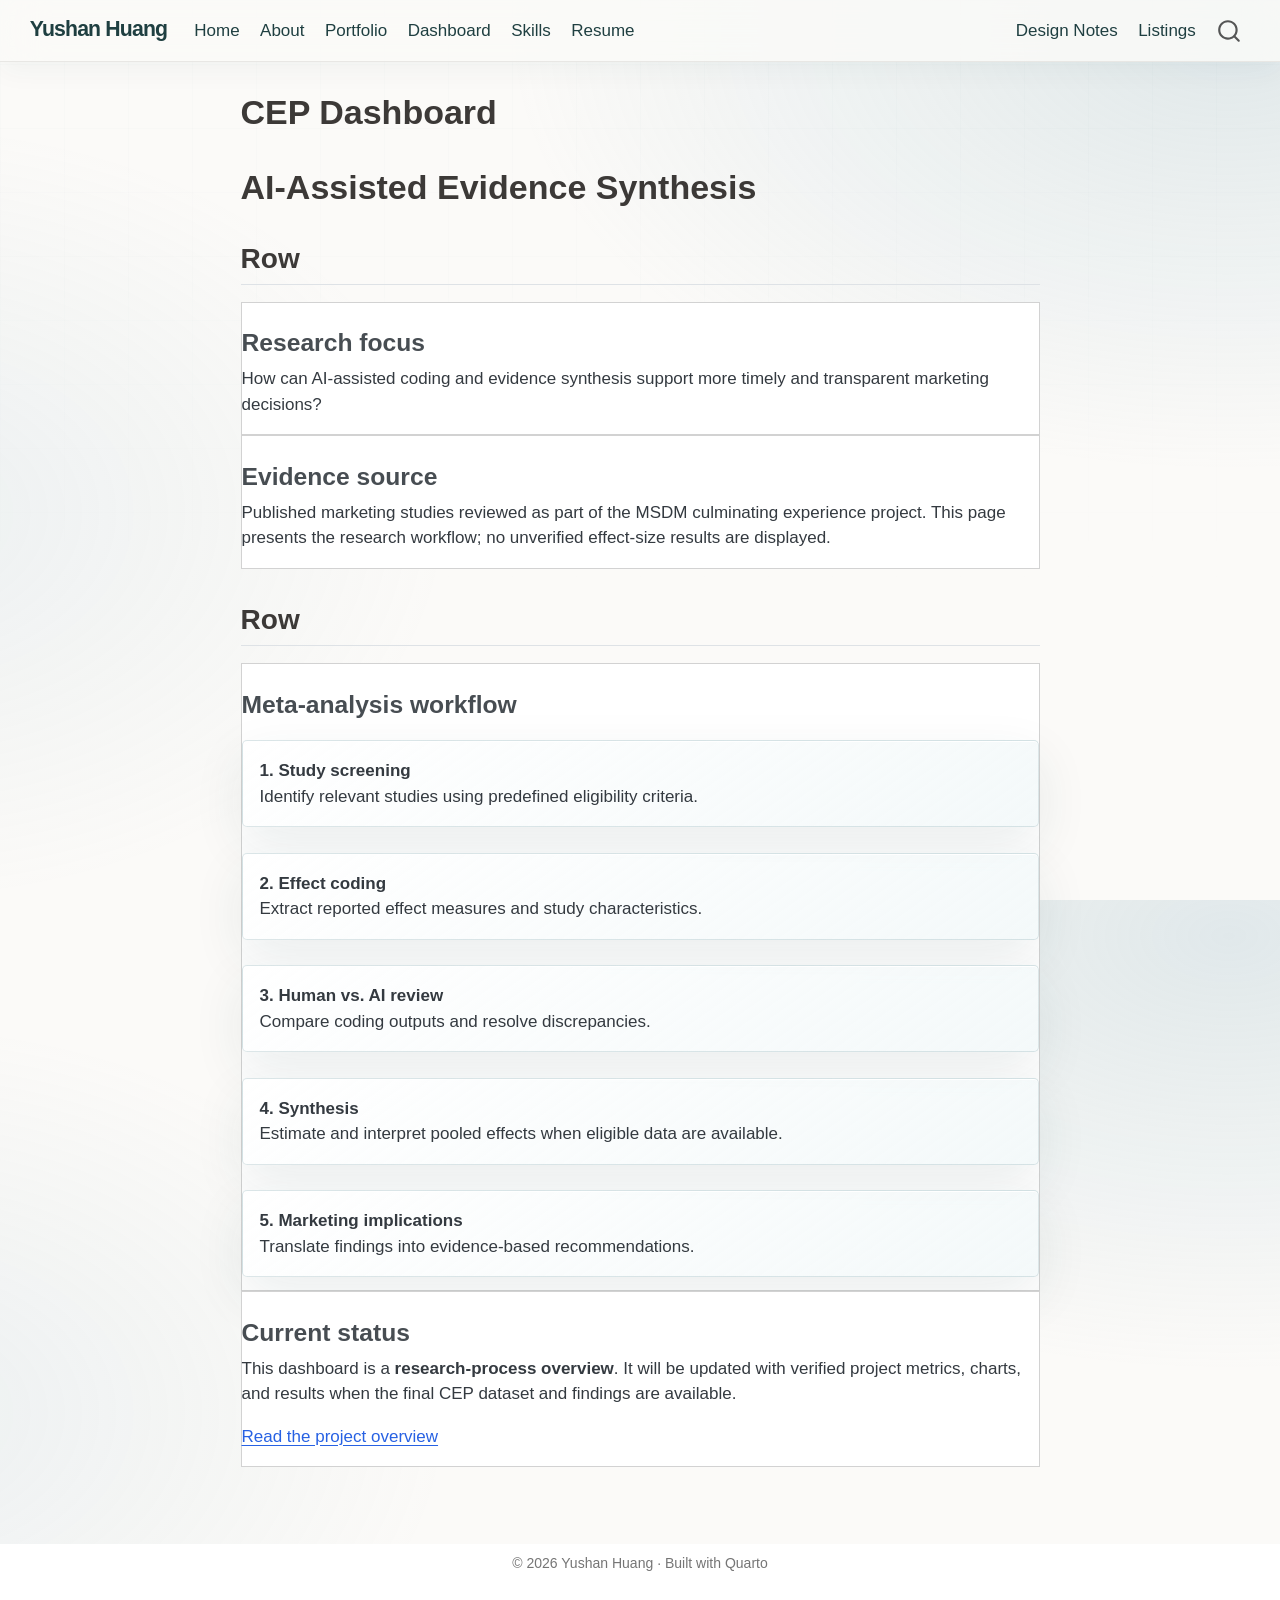
<file: docs/dashboard.html>
<!DOCTYPE html>
<html xmlns="http://www.w3.org/1999/xhtml" lang="en" xml:lang="en"><head>

<meta charset="utf-8">
<meta name="generator" content="quarto-1.7.32">

<meta name="viewport" content="width=device-width, initial-scale=1.0, user-scalable=yes">


<title>CEP Dashboard – Yushan Huang</title>
<style>
code{white-space: pre-wrap;}
span.smallcaps{font-variant: small-caps;}
div.columns{display: flex; gap: min(4vw, 1.5em);}
div.column{flex: auto; overflow-x: auto;}
div.hanging-indent{margin-left: 1.5em; text-indent: -1.5em;}
ul.task-list{list-style: none;}
ul.task-list li input[type="checkbox"] {
  width: 0.8em;
  margin: 0 0.8em 0.2em -1em; /* quarto-specific, see https://github.com/quarto-dev/quarto-cli/issues/4556 */ 
  vertical-align: middle;
}
</style>


<script src="site_libs/quarto-nav/quarto-nav.js"></script>
<script src="site_libs/quarto-nav/headroom.min.js"></script>
<script src="site_libs/clipboard/clipboard.min.js"></script>
<script src="site_libs/quarto-search/autocomplete.umd.js"></script>
<script src="site_libs/quarto-search/fuse.min.js"></script>
<script src="site_libs/quarto-search/quarto-search.js"></script>
<meta name="quarto:offset" content="./">
<script src="site_libs/quarto-html/quarto.js" type="module"></script>
<script src="site_libs/quarto-html/tabsets/tabsets.js" type="module"></script>
<script src="site_libs/quarto-html/popper.min.js"></script>
<script src="site_libs/quarto-html/tippy.umd.min.js"></script>
<script src="site_libs/quarto-html/anchor.min.js"></script>
<link href="site_libs/quarto-html/tippy.css" rel="stylesheet">
<link href="site_libs/quarto-html/quarto-syntax-highlighting-37eea08aefeeee20ff55810ff984fec1.css" rel="stylesheet" id="quarto-text-highlighting-styles">
<script src="site_libs/bootstrap/bootstrap.min.js"></script>
<link href="site_libs/bootstrap/bootstrap-icons.css" rel="stylesheet">
<link href="site_libs/bootstrap/bootstrap-c1fac2584b48ed01fb6e278e36375074.min.css" rel="stylesheet" append-hash="true" id="quarto-bootstrap" data-mode="light">
<script id="quarto-search-options" type="application/json">{
  "location": "navbar",
  "copy-button": false,
  "collapse-after": 3,
  "panel-placement": "end",
  "type": "overlay",
  "limit": 50,
  "keyboard-shortcut": [
    "f",
    "/",
    "s"
  ],
  "show-item-context": false,
  "language": {
    "search-no-results-text": "No results",
    "search-matching-documents-text": "matching documents",
    "search-copy-link-title": "Copy link to search",
    "search-hide-matches-text": "Hide additional matches",
    "search-more-match-text": "more match in this document",
    "search-more-matches-text": "more matches in this document",
    "search-clear-button-title": "Clear",
    "search-text-placeholder": "",
    "search-detached-cancel-button-title": "Cancel",
    "search-submit-button-title": "Submit",
    "search-label": "Search"
  }
}</script>
<style>html{ scroll-behavior: smooth; }</style>


<link rel="stylesheet" href="styles.css">
</head>

<body class="nav-fixed fullcontent quarto-light">

<div id="quarto-search-results"></div>
  <header id="quarto-header" class="headroom fixed-top">
    <nav class="navbar navbar-expand-lg " data-bs-theme="dark">
      <div class="navbar-container container-fluid">
      <div class="navbar-brand-container mx-auto">
    <a class="navbar-brand" href="./index.html">
    <span class="navbar-title">Yushan Huang</span>
    </a>
  </div>
            <div id="quarto-search" class="" title="Search"></div>
          <button class="navbar-toggler" type="button" data-bs-toggle="collapse" data-bs-target="#navbarCollapse" aria-controls="navbarCollapse" role="menu" aria-expanded="false" aria-label="Toggle navigation" onclick="if (window.quartoToggleHeadroom) { window.quartoToggleHeadroom(); }">
  <span class="navbar-toggler-icon"></span>
</button>
          <div class="collapse navbar-collapse" id="navbarCollapse">
            <ul class="navbar-nav navbar-nav-scroll me-auto">
  <li class="nav-item">
    <a class="nav-link" href="./index.html"> 
<span class="menu-text">Home</span></a>
  </li>  
  <li class="nav-item">
    <a class="nav-link" href="./about.html"> 
<span class="menu-text">About</span></a>
  </li>  
  <li class="nav-item">
    <a class="nav-link" href="./projects.html"> 
<span class="menu-text">Portfolio</span></a>
  </li>  
  <li class="nav-item">
    <a class="nav-link active" href="./dashboard.html" aria-current="page"> 
<span class="menu-text">Dashboard</span></a>
  </li>  
  <li class="nav-item">
    <a class="nav-link" href="./skills.html"> 
<span class="menu-text">Skills</span></a>
  </li>  
  <li class="nav-item">
    <a class="nav-link" href="./resume.html"> 
<span class="menu-text">Resume</span></a>
  </li>  
</ul>
            <ul class="navbar-nav navbar-nav-scroll ms-auto">
  <li class="nav-item">
    <a class="nav-link" href="./css-scss.html"> 
<span class="menu-text">Design Notes</span></a>
  </li>  
  <li class="nav-item">
    <a class="nav-link" href="./listings.html"> 
<span class="menu-text">Listings</span></a>
  </li>  
</ul>
          </div> <!-- /navcollapse -->
            <div class="quarto-navbar-tools">
</div>
      </div> <!-- /container-fluid -->
    </nav>
</header>
<!-- content -->
<div id="quarto-content" class="quarto-container page-columns page-rows-contents page-layout-article page-navbar">
<!-- sidebar -->
<!-- margin-sidebar -->
    
<!-- main -->
<main class="content" id="quarto-document-content">

<header id="title-block-header" class="quarto-title-block default">
<div class="quarto-title">
<h1 class="title">CEP Dashboard</h1>
</div>



<div class="quarto-title-meta">

    
  
    
  </div>
  


</header>


<section id="ai-assisted-evidence-synthesis" class="level1" data-orientation="rows">
<h1 data-orientation="rows">AI-Assisted Evidence Synthesis</h1>
<section id="row" class="level2" height="30%">
<h2 height="30%" class="anchored" data-anchor-id="row">Row</h2>
<section id="research-focus" class="level3 card">
<h3 class="anchored" data-anchor-id="research-focus">Research focus</h3>
<p>How can AI-assisted coding and evidence synthesis support more timely and transparent marketing decisions?</p>
</section>
<section id="evidence-source" class="level3 card">
<h3 class="anchored" data-anchor-id="evidence-source">Evidence source</h3>
<p>Published marketing studies reviewed as part of the MSDM culminating experience project. This page presents the research workflow; no unverified effect-size results are displayed.</p>
</section>
</section>
<section id="row-1" class="level2" height="70%">
<h2 height="70%" class="anchored" data-anchor-id="row-1">Row</h2>
<section id="meta-analysis-workflow" class="level3 card">
<h3 class="anchored" data-anchor-id="meta-analysis-workflow">Meta-analysis workflow</h3>
<div class="flow-step">
<strong>1. Study screening</strong><br>Identify relevant studies using predefined eligibility criteria.
</div>
<div class="flow-step">
<strong>2. Effect coding</strong><br>Extract reported effect measures and study characteristics.
</div>
<div class="flow-step">
<strong>3. Human vs.&nbsp;AI review</strong><br>Compare coding outputs and resolve discrepancies.
</div>
<div class="flow-step">
<strong>4. Synthesis</strong><br>Estimate and interpret pooled effects when eligible data are available.
</div>
<div class="flow-step">
<strong>5. Marketing implications</strong><br>Translate findings into evidence-based recommendations.
</div>
</section>
<section id="current-status" class="level3 card">
<h3 class="anchored" data-anchor-id="current-status">Current status</h3>
<p>This dashboard is a <strong>research-process overview</strong>. It will be updated with verified project metrics, charts, and results when the final CEP dataset and findings are available.</p>
<p><a href="./projects/ai-meta-analysis.html">Read the project overview</a></p>
</section>


</section>
</section>

</main> <!-- /main -->
<script>
(()=>{'use strict';
const init=()=>{
document.documentElement.classList.add('js-enhanced');
const unlock=document.getElementById('unlock-skills'),panel=document.getElementById('skill-reveal');
if(unlock&&panel){unlock.addEventListener('click',()=>{const opened=panel.classList.toggle('open');unlock.setAttribute('aria-expanded',String(opened));unlock.textContent=opened?'Skills unlocked ✨':'Hire me to unlock my skills 🔓';});}
const buttons=document.querySelectorAll('.filter-btn');buttons.forEach(btn=>btn.addEventListener('click',()=>{buttons.forEach(b=>{b.classList.toggle('active',b===btn);b.setAttribute('aria-pressed',String(b===btn));});document.querySelectorAll('.project-card[data-category]').forEach(card=>{card.hidden=!(btn.dataset.filter==='all'||card.dataset.category===btn.dataset.filter);});}));
const reduce=window.matchMedia('(prefers-reduced-motion: reduce)').matches;
const items=document.querySelectorAll('.reveal-on-scroll');if('IntersectionObserver'in window&&!reduce){const obs=new IntersectionObserver(entries=>entries.forEach(e=>{if(e.isIntersecting){e.target.classList.add('visible');obs.unobserve(e.target);}}),{threshold:.07});items.forEach(el=>obs.observe(el));}else{items.forEach(el=>el.classList.add('visible'));}
if(!reduce&&window.matchMedia('(pointer:fine)').matches){const portrait=document.querySelector('.portrait-wrap');if(portrait){portrait.addEventListener('pointermove',e=>{const r=portrait.getBoundingClientRect();const x=(e.clientX-r.left)/r.width-.5,y=(e.clientY-r.top)/r.height-.5;portrait.style.transform=`rotate(-2deg) perspective(1000px) rotateY(${x*8}deg) rotateX(${-y*8}deg) translateY(-5px)`;});portrait.addEventListener('pointerleave',()=>portrait.style.transform='');}}
};if(document.readyState==='loading')document.addEventListener('DOMContentLoaded',init);else init();
})();
</script>
<script id="quarto-html-after-body" type="application/javascript">
  window.document.addEventListener("DOMContentLoaded", function (event) {
    const icon = "";
    const anchorJS = new window.AnchorJS();
    anchorJS.options = {
      placement: 'right',
      icon: icon
    };
    anchorJS.add('.anchored');
    const isCodeAnnotation = (el) => {
      for (const clz of el.classList) {
        if (clz.startsWith('code-annotation-')) {                     
          return true;
        }
      }
      return false;
    }
    const onCopySuccess = function(e) {
      // button target
      const button = e.trigger;
      // don't keep focus
      button.blur();
      // flash "checked"
      button.classList.add('code-copy-button-checked');
      var currentTitle = button.getAttribute("title");
      button.setAttribute("title", "Copied!");
      let tooltip;
      if (window.bootstrap) {
        button.setAttribute("data-bs-toggle", "tooltip");
        button.setAttribute("data-bs-placement", "left");
        button.setAttribute("data-bs-title", "Copied!");
        tooltip = new bootstrap.Tooltip(button, 
          { trigger: "manual", 
            customClass: "code-copy-button-tooltip",
            offset: [0, -8]});
        tooltip.show();    
      }
      setTimeout(function() {
        if (tooltip) {
          tooltip.hide();
          button.removeAttribute("data-bs-title");
          button.removeAttribute("data-bs-toggle");
          button.removeAttribute("data-bs-placement");
        }
        button.setAttribute("title", currentTitle);
        button.classList.remove('code-copy-button-checked');
      }, 1000);
      // clear code selection
      e.clearSelection();
    }
    const getTextToCopy = function(trigger) {
        const codeEl = trigger.previousElementSibling.cloneNode(true);
        for (const childEl of codeEl.children) {
          if (isCodeAnnotation(childEl)) {
            childEl.remove();
          }
        }
        return codeEl.innerText;
    }
    const clipboard = new window.ClipboardJS('.code-copy-button:not([data-in-quarto-modal])', {
      text: getTextToCopy
    });
    clipboard.on('success', onCopySuccess);
    if (window.document.getElementById('quarto-embedded-source-code-modal')) {
      const clipboardModal = new window.ClipboardJS('.code-copy-button[data-in-quarto-modal]', {
        text: getTextToCopy,
        container: window.document.getElementById('quarto-embedded-source-code-modal')
      });
      clipboardModal.on('success', onCopySuccess);
    }
      var localhostRegex = new RegExp(/^(?:http|https):\/\/localhost\:?[0-9]*\//);
      var mailtoRegex = new RegExp(/^mailto:/);
        var filterRegex = new RegExp('/' + window.location.host + '/');
      var isInternal = (href) => {
          return filterRegex.test(href) || localhostRegex.test(href) || mailtoRegex.test(href);
      }
      // Inspect non-navigation links and adorn them if external
     var links = window.document.querySelectorAll('a[href]:not(.nav-link):not(.navbar-brand):not(.toc-action):not(.sidebar-link):not(.sidebar-item-toggle):not(.pagination-link):not(.no-external):not([aria-hidden]):not(.dropdown-item):not(.quarto-navigation-tool):not(.about-link)');
      for (var i=0; i<links.length; i++) {
        const link = links[i];
        if (!isInternal(link.href)) {
          // undo the damage that might have been done by quarto-nav.js in the case of
          // links that we want to consider external
          if (link.dataset.originalHref !== undefined) {
            link.href = link.dataset.originalHref;
          }
        }
      }
    function tippyHover(el, contentFn, onTriggerFn, onUntriggerFn) {
      const config = {
        allowHTML: true,
        maxWidth: 500,
        delay: 100,
        arrow: false,
        appendTo: function(el) {
            return el.parentElement;
        },
        interactive: true,
        interactiveBorder: 10,
        theme: 'quarto',
        placement: 'bottom-start',
      };
      if (contentFn) {
        config.content = contentFn;
      }
      if (onTriggerFn) {
        config.onTrigger = onTriggerFn;
      }
      if (onUntriggerFn) {
        config.onUntrigger = onUntriggerFn;
      }
      window.tippy(el, config); 
    }
    const noterefs = window.document.querySelectorAll('a[role="doc-noteref"]');
    for (var i=0; i<noterefs.length; i++) {
      const ref = noterefs[i];
      tippyHover(ref, function() {
        // use id or data attribute instead here
        let href = ref.getAttribute('data-footnote-href') || ref.getAttribute('href');
        try { href = new URL(href).hash; } catch {}
        const id = href.replace(/^#\/?/, "");
        const note = window.document.getElementById(id);
        if (note) {
          return note.innerHTML;
        } else {
          return "";
        }
      });
    }
    const xrefs = window.document.querySelectorAll('a.quarto-xref');
    const processXRef = (id, note) => {
      // Strip column container classes
      const stripColumnClz = (el) => {
        el.classList.remove("page-full", "page-columns");
        if (el.children) {
          for (const child of el.children) {
            stripColumnClz(child);
          }
        }
      }
      stripColumnClz(note)
      if (id === null || id.startsWith('sec-')) {
        // Special case sections, only their first couple elements
        const container = document.createElement("div");
        if (note.children && note.children.length > 2) {
          container.appendChild(note.children[0].cloneNode(true));
          for (let i = 1; i < note.children.length; i++) {
            const child = note.children[i];
            if (child.tagName === "P" && child.innerText === "") {
              continue;
            } else {
              container.appendChild(child.cloneNode(true));
              break;
            }
          }
          if (window.Quarto?.typesetMath) {
            window.Quarto.typesetMath(container);
          }
          return container.innerHTML
        } else {
          if (window.Quarto?.typesetMath) {
            window.Quarto.typesetMath(note);
          }
          return note.innerHTML;
        }
      } else {
        // Remove any anchor links if they are present
        const anchorLink = note.querySelector('a.anchorjs-link');
        if (anchorLink) {
          anchorLink.remove();
        }
        if (window.Quarto?.typesetMath) {
          window.Quarto.typesetMath(note);
        }
        if (note.classList.contains("callout")) {
          return note.outerHTML;
        } else {
          return note.innerHTML;
        }
      }
    }
    for (var i=0; i<xrefs.length; i++) {
      const xref = xrefs[i];
      tippyHover(xref, undefined, function(instance) {
        instance.disable();
        let url = xref.getAttribute('href');
        let hash = undefined; 
        if (url.startsWith('#')) {
          hash = url;
        } else {
          try { hash = new URL(url).hash; } catch {}
        }
        if (hash) {
          const id = hash.replace(/^#\/?/, "");
          const note = window.document.getElementById(id);
          if (note !== null) {
            try {
              const html = processXRef(id, note.cloneNode(true));
              instance.setContent(html);
            } finally {
              instance.enable();
              instance.show();
            }
          } else {
            // See if we can fetch this
            fetch(url.split('#')[0])
            .then(res => res.text())
            .then(html => {
              const parser = new DOMParser();
              const htmlDoc = parser.parseFromString(html, "text/html");
              const note = htmlDoc.getElementById(id);
              if (note !== null) {
                const html = processXRef(id, note);
                instance.setContent(html);
              } 
            }).finally(() => {
              instance.enable();
              instance.show();
            });
          }
        } else {
          // See if we can fetch a full url (with no hash to target)
          // This is a special case and we should probably do some content thinning / targeting
          fetch(url)
          .then(res => res.text())
          .then(html => {
            const parser = new DOMParser();
            const htmlDoc = parser.parseFromString(html, "text/html");
            const note = htmlDoc.querySelector('main.content');
            if (note !== null) {
              // This should only happen for chapter cross references
              // (since there is no id in the URL)
              // remove the first header
              if (note.children.length > 0 && note.children[0].tagName === "HEADER") {
                note.children[0].remove();
              }
              const html = processXRef(null, note);
              instance.setContent(html);
            } 
          }).finally(() => {
            instance.enable();
            instance.show();
          });
        }
      }, function(instance) {
      });
    }
        let selectedAnnoteEl;
        const selectorForAnnotation = ( cell, annotation) => {
          let cellAttr = 'data-code-cell="' + cell + '"';
          let lineAttr = 'data-code-annotation="' +  annotation + '"';
          const selector = 'span[' + cellAttr + '][' + lineAttr + ']';
          return selector;
        }
        const selectCodeLines = (annoteEl) => {
          const doc = window.document;
          const targetCell = annoteEl.getAttribute("data-target-cell");
          const targetAnnotation = annoteEl.getAttribute("data-target-annotation");
          const annoteSpan = window.document.querySelector(selectorForAnnotation(targetCell, targetAnnotation));
          const lines = annoteSpan.getAttribute("data-code-lines").split(",");
          const lineIds = lines.map((line) => {
            return targetCell + "-" + line;
          })
          let top = null;
          let height = null;
          let parent = null;
          if (lineIds.length > 0) {
              //compute the position of the single el (top and bottom and make a div)
              const el = window.document.getElementById(lineIds[0]);
              top = el.offsetTop;
              height = el.offsetHeight;
              parent = el.parentElement.parentElement;
            if (lineIds.length > 1) {
              const lastEl = window.document.getElementById(lineIds[lineIds.length - 1]);
              const bottom = lastEl.offsetTop + lastEl.offsetHeight;
              height = bottom - top;
            }
            if (top !== null && height !== null && parent !== null) {
              // cook up a div (if necessary) and position it 
              let div = window.document.getElementById("code-annotation-line-highlight");
              if (div === null) {
                div = window.document.createElement("div");
                div.setAttribute("id", "code-annotation-line-highlight");
                div.style.position = 'absolute';
                parent.appendChild(div);
              }
              div.style.top = top - 2 + "px";
              div.style.height = height + 4 + "px";
              div.style.left = 0;
              let gutterDiv = window.document.getElementById("code-annotation-line-highlight-gutter");
              if (gutterDiv === null) {
                gutterDiv = window.document.createElement("div");
                gutterDiv.setAttribute("id", "code-annotation-line-highlight-gutter");
                gutterDiv.style.position = 'absolute';
                const codeCell = window.document.getElementById(targetCell);
                const gutter = codeCell.querySelector('.code-annotation-gutter');
                gutter.appendChild(gutterDiv);
              }
              gutterDiv.style.top = top - 2 + "px";
              gutterDiv.style.height = height + 4 + "px";
            }
            selectedAnnoteEl = annoteEl;
          }
        };
        const unselectCodeLines = () => {
          const elementsIds = ["code-annotation-line-highlight", "code-annotation-line-highlight-gutter"];
          elementsIds.forEach((elId) => {
            const div = window.document.getElementById(elId);
            if (div) {
              div.remove();
            }
          });
          selectedAnnoteEl = undefined;
        };
          // Handle positioning of the toggle
      window.addEventListener(
        "resize",
        throttle(() => {
          elRect = undefined;
          if (selectedAnnoteEl) {
            selectCodeLines(selectedAnnoteEl);
          }
        }, 10)
      );
      function throttle(fn, ms) {
      let throttle = false;
      let timer;
        return (...args) => {
          if(!throttle) { // first call gets through
              fn.apply(this, args);
              throttle = true;
          } else { // all the others get throttled
              if(timer) clearTimeout(timer); // cancel #2
              timer = setTimeout(() => {
                fn.apply(this, args);
                timer = throttle = false;
              }, ms);
          }
        };
      }
        // Attach click handler to the DT
        const annoteDls = window.document.querySelectorAll('dt[data-target-cell]');
        for (const annoteDlNode of annoteDls) {
          annoteDlNode.addEventListener('click', (event) => {
            const clickedEl = event.target;
            if (clickedEl !== selectedAnnoteEl) {
              unselectCodeLines();
              const activeEl = window.document.querySelector('dt[data-target-cell].code-annotation-active');
              if (activeEl) {
                activeEl.classList.remove('code-annotation-active');
              }
              selectCodeLines(clickedEl);
              clickedEl.classList.add('code-annotation-active');
            } else {
              // Unselect the line
              unselectCodeLines();
              clickedEl.classList.remove('code-annotation-active');
            }
          });
        }
    const findCites = (el) => {
      const parentEl = el.parentElement;
      if (parentEl) {
        const cites = parentEl.dataset.cites;
        if (cites) {
          return {
            el,
            cites: cites.split(' ')
          };
        } else {
          return findCites(el.parentElement)
        }
      } else {
        return undefined;
      }
    };
    var bibliorefs = window.document.querySelectorAll('a[role="doc-biblioref"]');
    for (var i=0; i<bibliorefs.length; i++) {
      const ref = bibliorefs[i];
      const citeInfo = findCites(ref);
      if (citeInfo) {
        tippyHover(citeInfo.el, function() {
          var popup = window.document.createElement('div');
          citeInfo.cites.forEach(function(cite) {
            var citeDiv = window.document.createElement('div');
            citeDiv.classList.add('hanging-indent');
            citeDiv.classList.add('csl-entry');
            var biblioDiv = window.document.getElementById('ref-' + cite);
            if (biblioDiv) {
              citeDiv.innerHTML = biblioDiv.innerHTML;
            }
            popup.appendChild(citeDiv);
          });
          return popup.innerHTML;
        });
      }
    }
  });
  </script>
</div> <!-- /content -->
<footer class="footer">
  <div class="nav-footer">
    <div class="nav-footer-left">
      &nbsp;
    </div>   
    <div class="nav-footer-center">
<p>© 2026 Yushan Huang · Built with Quarto</p>
</div>
    <div class="nav-footer-right">
      &nbsp;
    </div>
  </div>
</footer>




<script src="site_libs/quarto-html/zenscroll-min.js"></script>
</body></html>
</file>
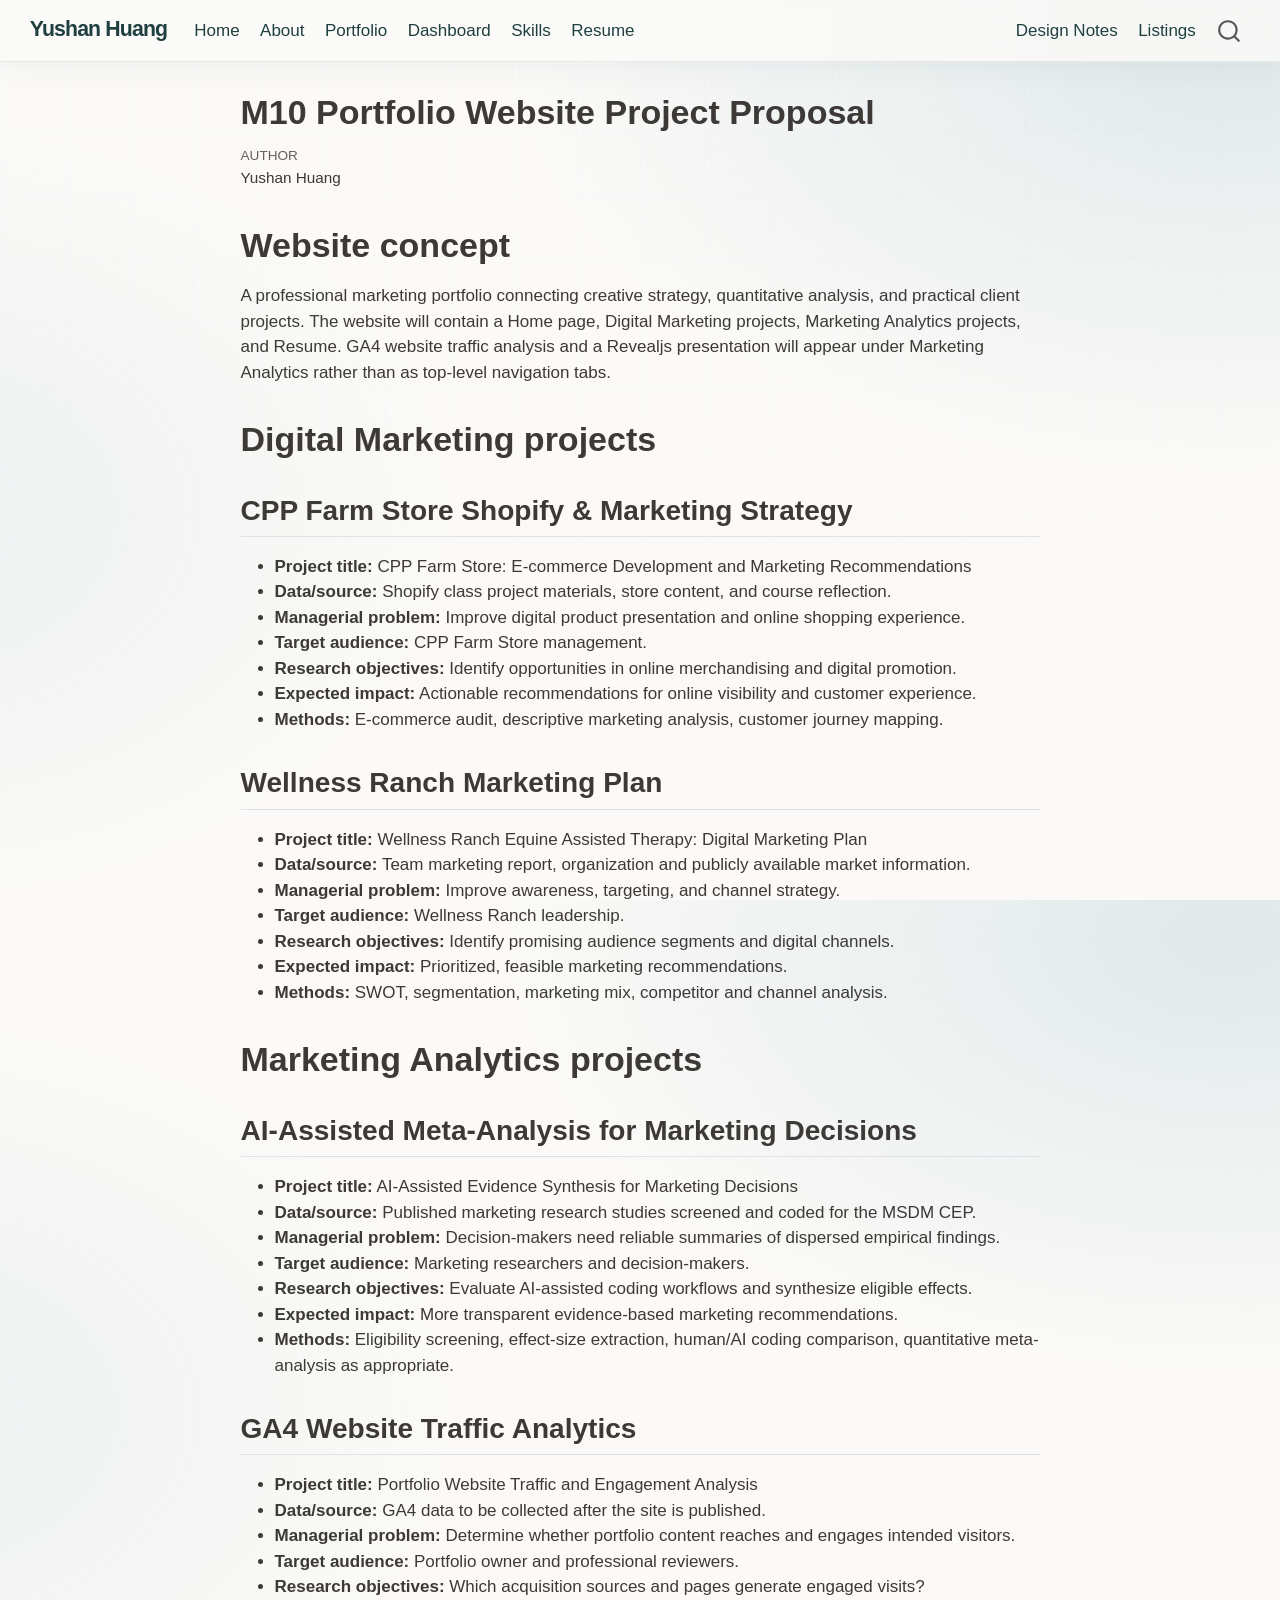
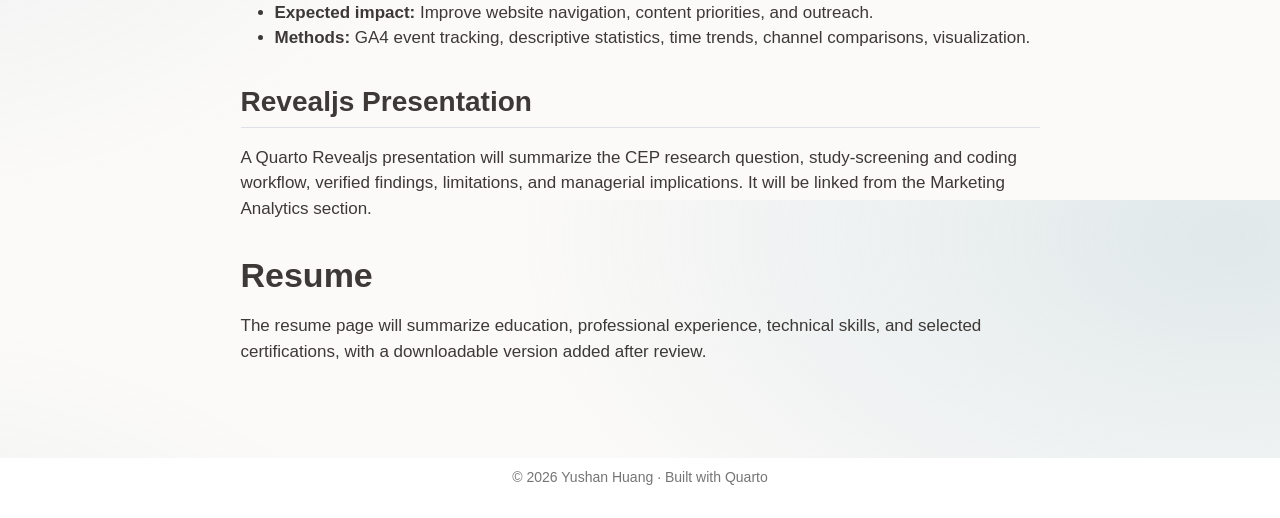
<file: docs/M10_Portfolio_Proposal.html>
<!DOCTYPE html>
<html xmlns="http://www.w3.org/1999/xhtml" lang="en" xml:lang="en"><head>

<meta charset="utf-8">
<meta name="generator" content="quarto-1.7.32">

<meta name="viewport" content="width=device-width, initial-scale=1.0, user-scalable=yes">

<meta name="author" content="Yushan Huang">

<title>M10 Portfolio Website Project Proposal – Yushan Huang</title>
<style>
code{white-space: pre-wrap;}
span.smallcaps{font-variant: small-caps;}
div.columns{display: flex; gap: min(4vw, 1.5em);}
div.column{flex: auto; overflow-x: auto;}
div.hanging-indent{margin-left: 1.5em; text-indent: -1.5em;}
ul.task-list{list-style: none;}
ul.task-list li input[type="checkbox"] {
  width: 0.8em;
  margin: 0 0.8em 0.2em -1em; /* quarto-specific, see https://github.com/quarto-dev/quarto-cli/issues/4556 */ 
  vertical-align: middle;
}
</style>


<script src="site_libs/quarto-nav/quarto-nav.js"></script>
<script src="site_libs/quarto-nav/headroom.min.js"></script>
<script src="site_libs/clipboard/clipboard.min.js"></script>
<script src="site_libs/quarto-search/autocomplete.umd.js"></script>
<script src="site_libs/quarto-search/fuse.min.js"></script>
<script src="site_libs/quarto-search/quarto-search.js"></script>
<meta name="quarto:offset" content="./">
<script src="site_libs/quarto-html/quarto.js" type="module"></script>
<script src="site_libs/quarto-html/tabsets/tabsets.js" type="module"></script>
<script src="site_libs/quarto-html/popper.min.js"></script>
<script src="site_libs/quarto-html/tippy.umd.min.js"></script>
<script src="site_libs/quarto-html/anchor.min.js"></script>
<link href="site_libs/quarto-html/tippy.css" rel="stylesheet">
<link href="site_libs/quarto-html/quarto-syntax-highlighting-37eea08aefeeee20ff55810ff984fec1.css" rel="stylesheet" id="quarto-text-highlighting-styles">
<script src="site_libs/bootstrap/bootstrap.min.js"></script>
<link href="site_libs/bootstrap/bootstrap-icons.css" rel="stylesheet">
<link href="site_libs/bootstrap/bootstrap-c1fac2584b48ed01fb6e278e36375074.min.css" rel="stylesheet" append-hash="true" id="quarto-bootstrap" data-mode="light">
<script id="quarto-search-options" type="application/json">{
  "location": "navbar",
  "copy-button": false,
  "collapse-after": 3,
  "panel-placement": "end",
  "type": "overlay",
  "limit": 50,
  "keyboard-shortcut": [
    "f",
    "/",
    "s"
  ],
  "show-item-context": false,
  "language": {
    "search-no-results-text": "No results",
    "search-matching-documents-text": "matching documents",
    "search-copy-link-title": "Copy link to search",
    "search-hide-matches-text": "Hide additional matches",
    "search-more-match-text": "more match in this document",
    "search-more-matches-text": "more matches in this document",
    "search-clear-button-title": "Clear",
    "search-text-placeholder": "",
    "search-detached-cancel-button-title": "Cancel",
    "search-submit-button-title": "Submit",
    "search-label": "Search"
  }
}</script>
<style>html{ scroll-behavior: smooth; }</style>


<link rel="stylesheet" href="styles.css">
</head>

<body class="nav-fixed fullcontent quarto-light">

<div id="quarto-search-results"></div>
  <header id="quarto-header" class="headroom fixed-top">
    <nav class="navbar navbar-expand-lg " data-bs-theme="dark">
      <div class="navbar-container container-fluid">
      <div class="navbar-brand-container mx-auto">
    <a class="navbar-brand" href="./index.html">
    <span class="navbar-title">Yushan Huang</span>
    </a>
  </div>
            <div id="quarto-search" class="" title="Search"></div>
          <button class="navbar-toggler" type="button" data-bs-toggle="collapse" data-bs-target="#navbarCollapse" aria-controls="navbarCollapse" role="menu" aria-expanded="false" aria-label="Toggle navigation" onclick="if (window.quartoToggleHeadroom) { window.quartoToggleHeadroom(); }">
  <span class="navbar-toggler-icon"></span>
</button>
          <div class="collapse navbar-collapse" id="navbarCollapse">
            <ul class="navbar-nav navbar-nav-scroll me-auto">
  <li class="nav-item">
    <a class="nav-link" href="./index.html"> 
<span class="menu-text">Home</span></a>
  </li>  
  <li class="nav-item">
    <a class="nav-link" href="./about.html"> 
<span class="menu-text">About</span></a>
  </li>  
  <li class="nav-item">
    <a class="nav-link" href="./projects.html"> 
<span class="menu-text">Portfolio</span></a>
  </li>  
  <li class="nav-item">
    <a class="nav-link" href="./dashboard.html"> 
<span class="menu-text">Dashboard</span></a>
  </li>  
  <li class="nav-item">
    <a class="nav-link" href="./skills.html"> 
<span class="menu-text">Skills</span></a>
  </li>  
  <li class="nav-item">
    <a class="nav-link" href="./resume.html"> 
<span class="menu-text">Resume</span></a>
  </li>  
</ul>
            <ul class="navbar-nav navbar-nav-scroll ms-auto">
  <li class="nav-item">
    <a class="nav-link" href="./css-scss.html"> 
<span class="menu-text">Design Notes</span></a>
  </li>  
  <li class="nav-item">
    <a class="nav-link" href="./listings.html"> 
<span class="menu-text">Listings</span></a>
  </li>  
</ul>
          </div> <!-- /navcollapse -->
            <div class="quarto-navbar-tools">
</div>
      </div> <!-- /container-fluid -->
    </nav>
</header>
<!-- content -->
<div id="quarto-content" class="quarto-container page-columns page-rows-contents page-layout-article page-navbar">
<!-- sidebar -->
<!-- margin-sidebar -->
    
<!-- main -->
<main class="content" id="quarto-document-content">

<header id="title-block-header" class="quarto-title-block default">
<div class="quarto-title">
<h1 class="title">M10 Portfolio Website Project Proposal</h1>
</div>



<div class="quarto-title-meta">

    <div>
    <div class="quarto-title-meta-heading">Author</div>
    <div class="quarto-title-meta-contents">
             <p>Yushan Huang </p>
          </div>
  </div>
    
  
    
  </div>
  


</header>


<section id="website-concept" class="level1">
<h1>Website concept</h1>
<p>A professional marketing portfolio connecting creative strategy, quantitative analysis, and practical client projects. The website will contain a Home page, Digital Marketing projects, Marketing Analytics projects, and Resume. GA4 website traffic analysis and a Revealjs presentation will appear under Marketing Analytics rather than as top-level navigation tabs.</p>
</section>
<section id="digital-marketing-projects" class="level1">
<h1>Digital Marketing projects</h1>
<section id="cpp-farm-store-shopify-marketing-strategy" class="level2">
<h2 class="anchored" data-anchor-id="cpp-farm-store-shopify-marketing-strategy">CPP Farm Store Shopify &amp; Marketing Strategy</h2>
<ul>
<li><strong>Project title:</strong> CPP Farm Store: E-commerce Development and Marketing Recommendations</li>
<li><strong>Data/source:</strong> Shopify class project materials, store content, and course reflection.</li>
<li><strong>Managerial problem:</strong> Improve digital product presentation and online shopping experience.</li>
<li><strong>Target audience:</strong> CPP Farm Store management.</li>
<li><strong>Research objectives:</strong> Identify opportunities in online merchandising and digital promotion.</li>
<li><strong>Expected impact:</strong> Actionable recommendations for online visibility and customer experience.</li>
<li><strong>Methods:</strong> E-commerce audit, descriptive marketing analysis, customer journey mapping.</li>
</ul>
</section>
<section id="wellness-ranch-marketing-plan" class="level2">
<h2 class="anchored" data-anchor-id="wellness-ranch-marketing-plan">Wellness Ranch Marketing Plan</h2>
<ul>
<li><strong>Project title:</strong> Wellness Ranch Equine Assisted Therapy: Digital Marketing Plan</li>
<li><strong>Data/source:</strong> Team marketing report, organization and publicly available market information.</li>
<li><strong>Managerial problem:</strong> Improve awareness, targeting, and channel strategy.</li>
<li><strong>Target audience:</strong> Wellness Ranch leadership.</li>
<li><strong>Research objectives:</strong> Identify promising audience segments and digital channels.</li>
<li><strong>Expected impact:</strong> Prioritized, feasible marketing recommendations.</li>
<li><strong>Methods:</strong> SWOT, segmentation, marketing mix, competitor and channel analysis.</li>
</ul>
</section>
</section>
<section id="marketing-analytics-projects" class="level1">
<h1>Marketing Analytics projects</h1>
<section id="ai-assisted-meta-analysis-for-marketing-decisions" class="level2">
<h2 class="anchored" data-anchor-id="ai-assisted-meta-analysis-for-marketing-decisions">AI-Assisted Meta-Analysis for Marketing Decisions</h2>
<ul>
<li><strong>Project title:</strong> AI-Assisted Evidence Synthesis for Marketing Decisions</li>
<li><strong>Data/source:</strong> Published marketing research studies screened and coded for the MSDM CEP.</li>
<li><strong>Managerial problem:</strong> Decision-makers need reliable summaries of dispersed empirical findings.</li>
<li><strong>Target audience:</strong> Marketing researchers and decision-makers.</li>
<li><strong>Research objectives:</strong> Evaluate AI-assisted coding workflows and synthesize eligible effects.</li>
<li><strong>Expected impact:</strong> More transparent evidence-based marketing recommendations.</li>
<li><strong>Methods:</strong> Eligibility screening, effect-size extraction, human/AI coding comparison, quantitative meta-analysis as appropriate.</li>
</ul>
</section>
<section id="ga4-website-traffic-analytics" class="level2">
<h2 class="anchored" data-anchor-id="ga4-website-traffic-analytics">GA4 Website Traffic Analytics</h2>
<ul>
<li><strong>Project title:</strong> Portfolio Website Traffic and Engagement Analysis</li>
<li><strong>Data/source:</strong> GA4 data to be collected after the site is published.</li>
<li><strong>Managerial problem:</strong> Determine whether portfolio content reaches and engages intended visitors.</li>
<li><strong>Target audience:</strong> Portfolio owner and professional reviewers.</li>
<li><strong>Research objectives:</strong> Which acquisition sources and pages generate engaged visits?</li>
<li><strong>Expected impact:</strong> Improve website navigation, content priorities, and outreach.</li>
<li><strong>Methods:</strong> GA4 event tracking, descriptive statistics, time trends, channel comparisons, visualization.</li>
</ul>
</section>
<section id="revealjs-presentation" class="level2">
<h2 class="anchored" data-anchor-id="revealjs-presentation">Revealjs Presentation</h2>
<p>A Quarto Revealjs presentation will summarize the CEP research question, study-screening and coding workflow, verified findings, limitations, and managerial implications. It will be linked from the Marketing Analytics section.</p>
</section>
</section>
<section id="resume" class="level1">
<h1>Resume</h1>
<p>The resume page will summarize education, professional experience, technical skills, and selected certifications, with a downloadable version added after review.</p>


</section>

</main> <!-- /main -->
<script>
(()=>{'use strict';
const init=()=>{
document.documentElement.classList.add('js-enhanced');
const unlock=document.getElementById('unlock-skills'),panel=document.getElementById('skill-reveal');
if(unlock&&panel){unlock.addEventListener('click',()=>{const opened=panel.classList.toggle('open');unlock.setAttribute('aria-expanded',String(opened));unlock.textContent=opened?'Skills unlocked ✨':'Hire me to unlock my skills 🔓';});}
const buttons=document.querySelectorAll('.filter-btn');buttons.forEach(btn=>btn.addEventListener('click',()=>{buttons.forEach(b=>{b.classList.toggle('active',b===btn);b.setAttribute('aria-pressed',String(b===btn));});document.querySelectorAll('.project-card[data-category]').forEach(card=>{card.hidden=!(btn.dataset.filter==='all'||card.dataset.category===btn.dataset.filter);});}));
const reduce=window.matchMedia('(prefers-reduced-motion: reduce)').matches;
const items=document.querySelectorAll('.reveal-on-scroll');if('IntersectionObserver'in window&&!reduce){const obs=new IntersectionObserver(entries=>entries.forEach(e=>{if(e.isIntersecting){e.target.classList.add('visible');obs.unobserve(e.target);}}),{threshold:.07});items.forEach(el=>obs.observe(el));}else{items.forEach(el=>el.classList.add('visible'));}
if(!reduce&&window.matchMedia('(pointer:fine)').matches){const portrait=document.querySelector('.portrait-wrap');if(portrait){portrait.addEventListener('pointermove',e=>{const r=portrait.getBoundingClientRect();const x=(e.clientX-r.left)/r.width-.5,y=(e.clientY-r.top)/r.height-.5;portrait.style.transform=`rotate(-2deg) perspective(1000px) rotateY(${x*8}deg) rotateX(${-y*8}deg) translateY(-5px)`;});portrait.addEventListener('pointerleave',()=>portrait.style.transform='');}}
};if(document.readyState==='loading')document.addEventListener('DOMContentLoaded',init);else init();
})();
</script>
<script id="quarto-html-after-body" type="application/javascript">
  window.document.addEventListener("DOMContentLoaded", function (event) {
    const icon = "";
    const anchorJS = new window.AnchorJS();
    anchorJS.options = {
      placement: 'right',
      icon: icon
    };
    anchorJS.add('.anchored');
    const isCodeAnnotation = (el) => {
      for (const clz of el.classList) {
        if (clz.startsWith('code-annotation-')) {                     
          return true;
        }
      }
      return false;
    }
    const onCopySuccess = function(e) {
      // button target
      const button = e.trigger;
      // don't keep focus
      button.blur();
      // flash "checked"
      button.classList.add('code-copy-button-checked');
      var currentTitle = button.getAttribute("title");
      button.setAttribute("title", "Copied!");
      let tooltip;
      if (window.bootstrap) {
        button.setAttribute("data-bs-toggle", "tooltip");
        button.setAttribute("data-bs-placement", "left");
        button.setAttribute("data-bs-title", "Copied!");
        tooltip = new bootstrap.Tooltip(button, 
          { trigger: "manual", 
            customClass: "code-copy-button-tooltip",
            offset: [0, -8]});
        tooltip.show();    
      }
      setTimeout(function() {
        if (tooltip) {
          tooltip.hide();
          button.removeAttribute("data-bs-title");
          button.removeAttribute("data-bs-toggle");
          button.removeAttribute("data-bs-placement");
        }
        button.setAttribute("title", currentTitle);
        button.classList.remove('code-copy-button-checked');
      }, 1000);
      // clear code selection
      e.clearSelection();
    }
    const getTextToCopy = function(trigger) {
        const codeEl = trigger.previousElementSibling.cloneNode(true);
        for (const childEl of codeEl.children) {
          if (isCodeAnnotation(childEl)) {
            childEl.remove();
          }
        }
        return codeEl.innerText;
    }
    const clipboard = new window.ClipboardJS('.code-copy-button:not([data-in-quarto-modal])', {
      text: getTextToCopy
    });
    clipboard.on('success', onCopySuccess);
    if (window.document.getElementById('quarto-embedded-source-code-modal')) {
      const clipboardModal = new window.ClipboardJS('.code-copy-button[data-in-quarto-modal]', {
        text: getTextToCopy,
        container: window.document.getElementById('quarto-embedded-source-code-modal')
      });
      clipboardModal.on('success', onCopySuccess);
    }
      var localhostRegex = new RegExp(/^(?:http|https):\/\/localhost\:?[0-9]*\//);
      var mailtoRegex = new RegExp(/^mailto:/);
        var filterRegex = new RegExp('/' + window.location.host + '/');
      var isInternal = (href) => {
          return filterRegex.test(href) || localhostRegex.test(href) || mailtoRegex.test(href);
      }
      // Inspect non-navigation links and adorn them if external
     var links = window.document.querySelectorAll('a[href]:not(.nav-link):not(.navbar-brand):not(.toc-action):not(.sidebar-link):not(.sidebar-item-toggle):not(.pagination-link):not(.no-external):not([aria-hidden]):not(.dropdown-item):not(.quarto-navigation-tool):not(.about-link)');
      for (var i=0; i<links.length; i++) {
        const link = links[i];
        if (!isInternal(link.href)) {
          // undo the damage that might have been done by quarto-nav.js in the case of
          // links that we want to consider external
          if (link.dataset.originalHref !== undefined) {
            link.href = link.dataset.originalHref;
          }
        }
      }
    function tippyHover(el, contentFn, onTriggerFn, onUntriggerFn) {
      const config = {
        allowHTML: true,
        maxWidth: 500,
        delay: 100,
        arrow: false,
        appendTo: function(el) {
            return el.parentElement;
        },
        interactive: true,
        interactiveBorder: 10,
        theme: 'quarto',
        placement: 'bottom-start',
      };
      if (contentFn) {
        config.content = contentFn;
      }
      if (onTriggerFn) {
        config.onTrigger = onTriggerFn;
      }
      if (onUntriggerFn) {
        config.onUntrigger = onUntriggerFn;
      }
      window.tippy(el, config); 
    }
    const noterefs = window.document.querySelectorAll('a[role="doc-noteref"]');
    for (var i=0; i<noterefs.length; i++) {
      const ref = noterefs[i];
      tippyHover(ref, function() {
        // use id or data attribute instead here
        let href = ref.getAttribute('data-footnote-href') || ref.getAttribute('href');
        try { href = new URL(href).hash; } catch {}
        const id = href.replace(/^#\/?/, "");
        const note = window.document.getElementById(id);
        if (note) {
          return note.innerHTML;
        } else {
          return "";
        }
      });
    }
    const xrefs = window.document.querySelectorAll('a.quarto-xref');
    const processXRef = (id, note) => {
      // Strip column container classes
      const stripColumnClz = (el) => {
        el.classList.remove("page-full", "page-columns");
        if (el.children) {
          for (const child of el.children) {
            stripColumnClz(child);
          }
        }
      }
      stripColumnClz(note)
      if (id === null || id.startsWith('sec-')) {
        // Special case sections, only their first couple elements
        const container = document.createElement("div");
        if (note.children && note.children.length > 2) {
          container.appendChild(note.children[0].cloneNode(true));
          for (let i = 1; i < note.children.length; i++) {
            const child = note.children[i];
            if (child.tagName === "P" && child.innerText === "") {
              continue;
            } else {
              container.appendChild(child.cloneNode(true));
              break;
            }
          }
          if (window.Quarto?.typesetMath) {
            window.Quarto.typesetMath(container);
          }
          return container.innerHTML
        } else {
          if (window.Quarto?.typesetMath) {
            window.Quarto.typesetMath(note);
          }
          return note.innerHTML;
        }
      } else {
        // Remove any anchor links if they are present
        const anchorLink = note.querySelector('a.anchorjs-link');
        if (anchorLink) {
          anchorLink.remove();
        }
        if (window.Quarto?.typesetMath) {
          window.Quarto.typesetMath(note);
        }
        if (note.classList.contains("callout")) {
          return note.outerHTML;
        } else {
          return note.innerHTML;
        }
      }
    }
    for (var i=0; i<xrefs.length; i++) {
      const xref = xrefs[i];
      tippyHover(xref, undefined, function(instance) {
        instance.disable();
        let url = xref.getAttribute('href');
        let hash = undefined; 
        if (url.startsWith('#')) {
          hash = url;
        } else {
          try { hash = new URL(url).hash; } catch {}
        }
        if (hash) {
          const id = hash.replace(/^#\/?/, "");
          const note = window.document.getElementById(id);
          if (note !== null) {
            try {
              const html = processXRef(id, note.cloneNode(true));
              instance.setContent(html);
            } finally {
              instance.enable();
              instance.show();
            }
          } else {
            // See if we can fetch this
            fetch(url.split('#')[0])
            .then(res => res.text())
            .then(html => {
              const parser = new DOMParser();
              const htmlDoc = parser.parseFromString(html, "text/html");
              const note = htmlDoc.getElementById(id);
              if (note !== null) {
                const html = processXRef(id, note);
                instance.setContent(html);
              } 
            }).finally(() => {
              instance.enable();
              instance.show();
            });
          }
        } else {
          // See if we can fetch a full url (with no hash to target)
          // This is a special case and we should probably do some content thinning / targeting
          fetch(url)
          .then(res => res.text())
          .then(html => {
            const parser = new DOMParser();
            const htmlDoc = parser.parseFromString(html, "text/html");
            const note = htmlDoc.querySelector('main.content');
            if (note !== null) {
              // This should only happen for chapter cross references
              // (since there is no id in the URL)
              // remove the first header
              if (note.children.length > 0 && note.children[0].tagName === "HEADER") {
                note.children[0].remove();
              }
              const html = processXRef(null, note);
              instance.setContent(html);
            } 
          }).finally(() => {
            instance.enable();
            instance.show();
          });
        }
      }, function(instance) {
      });
    }
        let selectedAnnoteEl;
        const selectorForAnnotation = ( cell, annotation) => {
          let cellAttr = 'data-code-cell="' + cell + '"';
          let lineAttr = 'data-code-annotation="' +  annotation + '"';
          const selector = 'span[' + cellAttr + '][' + lineAttr + ']';
          return selector;
        }
        const selectCodeLines = (annoteEl) => {
          const doc = window.document;
          const targetCell = annoteEl.getAttribute("data-target-cell");
          const targetAnnotation = annoteEl.getAttribute("data-target-annotation");
          const annoteSpan = window.document.querySelector(selectorForAnnotation(targetCell, targetAnnotation));
          const lines = annoteSpan.getAttribute("data-code-lines").split(",");
          const lineIds = lines.map((line) => {
            return targetCell + "-" + line;
          })
          let top = null;
          let height = null;
          let parent = null;
          if (lineIds.length > 0) {
              //compute the position of the single el (top and bottom and make a div)
              const el = window.document.getElementById(lineIds[0]);
              top = el.offsetTop;
              height = el.offsetHeight;
              parent = el.parentElement.parentElement;
            if (lineIds.length > 1) {
              const lastEl = window.document.getElementById(lineIds[lineIds.length - 1]);
              const bottom = lastEl.offsetTop + lastEl.offsetHeight;
              height = bottom - top;
            }
            if (top !== null && height !== null && parent !== null) {
              // cook up a div (if necessary) and position it 
              let div = window.document.getElementById("code-annotation-line-highlight");
              if (div === null) {
                div = window.document.createElement("div");
                div.setAttribute("id", "code-annotation-line-highlight");
                div.style.position = 'absolute';
                parent.appendChild(div);
              }
              div.style.top = top - 2 + "px";
              div.style.height = height + 4 + "px";
              div.style.left = 0;
              let gutterDiv = window.document.getElementById("code-annotation-line-highlight-gutter");
              if (gutterDiv === null) {
                gutterDiv = window.document.createElement("div");
                gutterDiv.setAttribute("id", "code-annotation-line-highlight-gutter");
                gutterDiv.style.position = 'absolute';
                const codeCell = window.document.getElementById(targetCell);
                const gutter = codeCell.querySelector('.code-annotation-gutter');
                gutter.appendChild(gutterDiv);
              }
              gutterDiv.style.top = top - 2 + "px";
              gutterDiv.style.height = height + 4 + "px";
            }
            selectedAnnoteEl = annoteEl;
          }
        };
        const unselectCodeLines = () => {
          const elementsIds = ["code-annotation-line-highlight", "code-annotation-line-highlight-gutter"];
          elementsIds.forEach((elId) => {
            const div = window.document.getElementById(elId);
            if (div) {
              div.remove();
            }
          });
          selectedAnnoteEl = undefined;
        };
          // Handle positioning of the toggle
      window.addEventListener(
        "resize",
        throttle(() => {
          elRect = undefined;
          if (selectedAnnoteEl) {
            selectCodeLines(selectedAnnoteEl);
          }
        }, 10)
      );
      function throttle(fn, ms) {
      let throttle = false;
      let timer;
        return (...args) => {
          if(!throttle) { // first call gets through
              fn.apply(this, args);
              throttle = true;
          } else { // all the others get throttled
              if(timer) clearTimeout(timer); // cancel #2
              timer = setTimeout(() => {
                fn.apply(this, args);
                timer = throttle = false;
              }, ms);
          }
        };
      }
        // Attach click handler to the DT
        const annoteDls = window.document.querySelectorAll('dt[data-target-cell]');
        for (const annoteDlNode of annoteDls) {
          annoteDlNode.addEventListener('click', (event) => {
            const clickedEl = event.target;
            if (clickedEl !== selectedAnnoteEl) {
              unselectCodeLines();
              const activeEl = window.document.querySelector('dt[data-target-cell].code-annotation-active');
              if (activeEl) {
                activeEl.classList.remove('code-annotation-active');
              }
              selectCodeLines(clickedEl);
              clickedEl.classList.add('code-annotation-active');
            } else {
              // Unselect the line
              unselectCodeLines();
              clickedEl.classList.remove('code-annotation-active');
            }
          });
        }
    const findCites = (el) => {
      const parentEl = el.parentElement;
      if (parentEl) {
        const cites = parentEl.dataset.cites;
        if (cites) {
          return {
            el,
            cites: cites.split(' ')
          };
        } else {
          return findCites(el.parentElement)
        }
      } else {
        return undefined;
      }
    };
    var bibliorefs = window.document.querySelectorAll('a[role="doc-biblioref"]');
    for (var i=0; i<bibliorefs.length; i++) {
      const ref = bibliorefs[i];
      const citeInfo = findCites(ref);
      if (citeInfo) {
        tippyHover(citeInfo.el, function() {
          var popup = window.document.createElement('div');
          citeInfo.cites.forEach(function(cite) {
            var citeDiv = window.document.createElement('div');
            citeDiv.classList.add('hanging-indent');
            citeDiv.classList.add('csl-entry');
            var biblioDiv = window.document.getElementById('ref-' + cite);
            if (biblioDiv) {
              citeDiv.innerHTML = biblioDiv.innerHTML;
            }
            popup.appendChild(citeDiv);
          });
          return popup.innerHTML;
        });
      }
    }
  });
  </script>
</div> <!-- /content -->
<footer class="footer">
  <div class="nav-footer">
    <div class="nav-footer-left">
      &nbsp;
    </div>   
    <div class="nav-footer-center">
<p>© 2026 Yushan Huang · Built with Quarto</p>
</div>
    <div class="nav-footer-right">
      &nbsp;
    </div>
  </div>
</footer>




<script src="site_libs/quarto-html/zenscroll-min.js"></script>
</body></html>
</file>
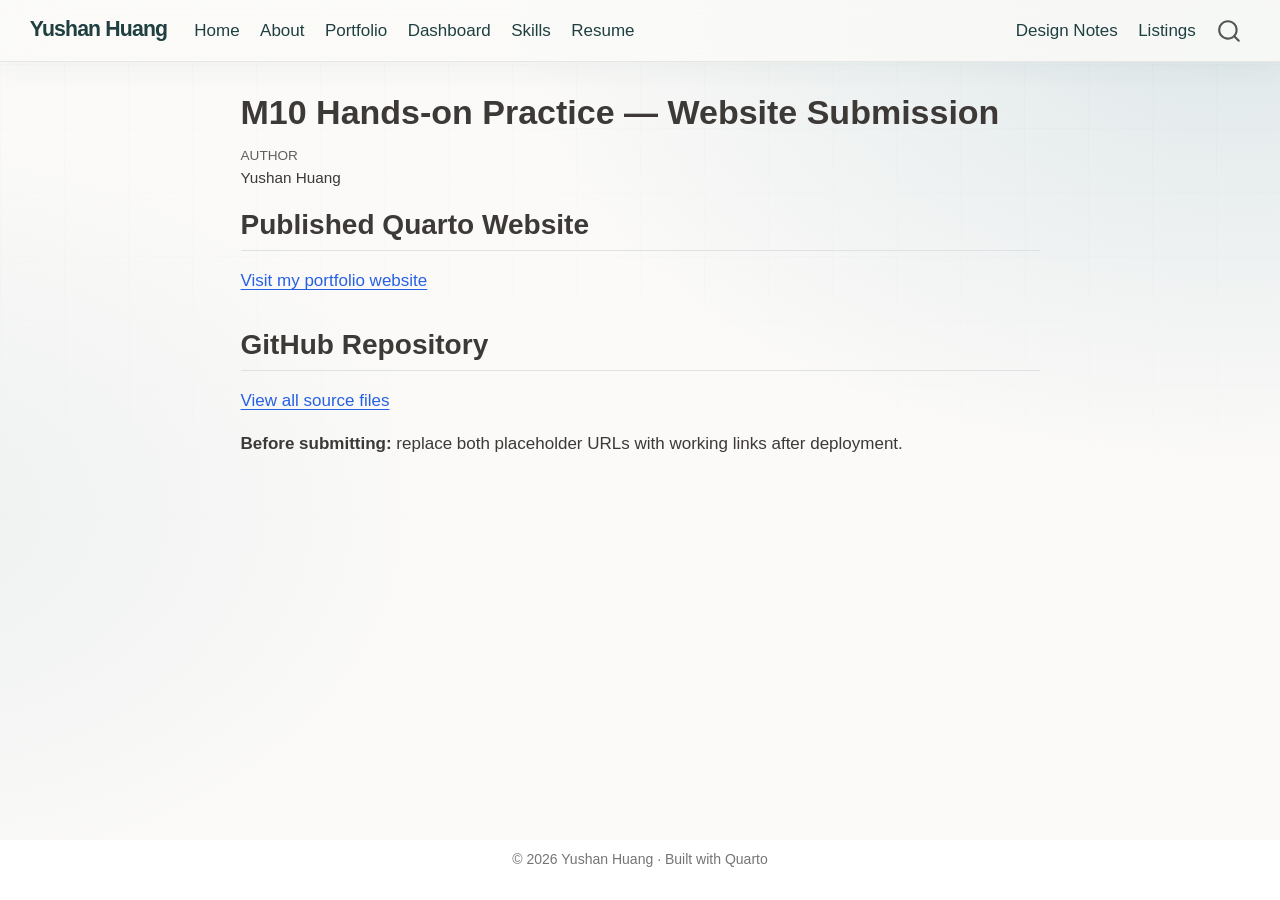
<file: docs/M10_Submission.html>
<!DOCTYPE html>
<html xmlns="http://www.w3.org/1999/xhtml" lang="en" xml:lang="en"><head>

<meta charset="utf-8">
<meta name="generator" content="quarto-1.7.32">

<meta name="viewport" content="width=device-width, initial-scale=1.0, user-scalable=yes">

<meta name="author" content="Yushan Huang">

<title>M10 Hands-on Practice — Website Submission – Yushan Huang</title>
<style>
code{white-space: pre-wrap;}
span.smallcaps{font-variant: small-caps;}
div.columns{display: flex; gap: min(4vw, 1.5em);}
div.column{flex: auto; overflow-x: auto;}
div.hanging-indent{margin-left: 1.5em; text-indent: -1.5em;}
ul.task-list{list-style: none;}
ul.task-list li input[type="checkbox"] {
  width: 0.8em;
  margin: 0 0.8em 0.2em -1em; /* quarto-specific, see https://github.com/quarto-dev/quarto-cli/issues/4556 */ 
  vertical-align: middle;
}
</style>


<script src="site_libs/quarto-nav/quarto-nav.js"></script>
<script src="site_libs/quarto-nav/headroom.min.js"></script>
<script src="site_libs/clipboard/clipboard.min.js"></script>
<script src="site_libs/quarto-search/autocomplete.umd.js"></script>
<script src="site_libs/quarto-search/fuse.min.js"></script>
<script src="site_libs/quarto-search/quarto-search.js"></script>
<meta name="quarto:offset" content="./">
<script src="site_libs/quarto-html/quarto.js" type="module"></script>
<script src="site_libs/quarto-html/tabsets/tabsets.js" type="module"></script>
<script src="site_libs/quarto-html/popper.min.js"></script>
<script src="site_libs/quarto-html/tippy.umd.min.js"></script>
<script src="site_libs/quarto-html/anchor.min.js"></script>
<link href="site_libs/quarto-html/tippy.css" rel="stylesheet">
<link href="site_libs/quarto-html/quarto-syntax-highlighting-37eea08aefeeee20ff55810ff984fec1.css" rel="stylesheet" id="quarto-text-highlighting-styles">
<script src="site_libs/bootstrap/bootstrap.min.js"></script>
<link href="site_libs/bootstrap/bootstrap-icons.css" rel="stylesheet">
<link href="site_libs/bootstrap/bootstrap-c1fac2584b48ed01fb6e278e36375074.min.css" rel="stylesheet" append-hash="true" id="quarto-bootstrap" data-mode="light">
<script id="quarto-search-options" type="application/json">{
  "location": "navbar",
  "copy-button": false,
  "collapse-after": 3,
  "panel-placement": "end",
  "type": "overlay",
  "limit": 50,
  "keyboard-shortcut": [
    "f",
    "/",
    "s"
  ],
  "show-item-context": false,
  "language": {
    "search-no-results-text": "No results",
    "search-matching-documents-text": "matching documents",
    "search-copy-link-title": "Copy link to search",
    "search-hide-matches-text": "Hide additional matches",
    "search-more-match-text": "more match in this document",
    "search-more-matches-text": "more matches in this document",
    "search-clear-button-title": "Clear",
    "search-text-placeholder": "",
    "search-detached-cancel-button-title": "Cancel",
    "search-submit-button-title": "Submit",
    "search-label": "Search"
  }
}</script>
<style>html{ scroll-behavior: smooth; }</style>


<link rel="stylesheet" href="styles.css">
</head>

<body class="nav-fixed fullcontent quarto-light">

<div id="quarto-search-results"></div>
  <header id="quarto-header" class="headroom fixed-top">
    <nav class="navbar navbar-expand-lg " data-bs-theme="dark">
      <div class="navbar-container container-fluid">
      <div class="navbar-brand-container mx-auto">
    <a class="navbar-brand" href="./index.html">
    <span class="navbar-title">Yushan Huang</span>
    </a>
  </div>
            <div id="quarto-search" class="" title="Search"></div>
          <button class="navbar-toggler" type="button" data-bs-toggle="collapse" data-bs-target="#navbarCollapse" aria-controls="navbarCollapse" role="menu" aria-expanded="false" aria-label="Toggle navigation" onclick="if (window.quartoToggleHeadroom) { window.quartoToggleHeadroom(); }">
  <span class="navbar-toggler-icon"></span>
</button>
          <div class="collapse navbar-collapse" id="navbarCollapse">
            <ul class="navbar-nav navbar-nav-scroll me-auto">
  <li class="nav-item">
    <a class="nav-link" href="./index.html"> 
<span class="menu-text">Home</span></a>
  </li>  
  <li class="nav-item">
    <a class="nav-link" href="./about.html"> 
<span class="menu-text">About</span></a>
  </li>  
  <li class="nav-item">
    <a class="nav-link" href="./projects.html"> 
<span class="menu-text">Portfolio</span></a>
  </li>  
  <li class="nav-item">
    <a class="nav-link" href="./dashboard.html"> 
<span class="menu-text">Dashboard</span></a>
  </li>  
  <li class="nav-item">
    <a class="nav-link" href="./skills.html"> 
<span class="menu-text">Skills</span></a>
  </li>  
  <li class="nav-item">
    <a class="nav-link" href="./resume.html"> 
<span class="menu-text">Resume</span></a>
  </li>  
</ul>
            <ul class="navbar-nav navbar-nav-scroll ms-auto">
  <li class="nav-item">
    <a class="nav-link" href="./css-scss.html"> 
<span class="menu-text">Design Notes</span></a>
  </li>  
  <li class="nav-item">
    <a class="nav-link" href="./listings.html"> 
<span class="menu-text">Listings</span></a>
  </li>  
</ul>
          </div> <!-- /navcollapse -->
            <div class="quarto-navbar-tools">
</div>
      </div> <!-- /container-fluid -->
    </nav>
</header>
<!-- content -->
<div id="quarto-content" class="quarto-container page-columns page-rows-contents page-layout-article page-navbar">
<!-- sidebar -->
<!-- margin-sidebar -->
    
<!-- main -->
<main class="content" id="quarto-document-content">

<header id="title-block-header" class="quarto-title-block default">
<div class="quarto-title">
<h1 class="title">M10 Hands-on Practice — Website Submission</h1>
</div>



<div class="quarto-title-meta">

    <div>
    <div class="quarto-title-meta-heading">Author</div>
    <div class="quarto-title-meta-contents">
             <p>Yushan Huang </p>
          </div>
  </div>
    
  
    
  </div>
  


</header>


<section id="published-quarto-website" class="level2">
<h2 class="anchored" data-anchor-id="published-quarto-website">Published Quarto Website</h2>
<p><a href="https://REPLACE-WITH-YOUR-GITHUB-PAGES-URL">Visit my portfolio website</a></p>
</section>
<section id="github-repository" class="level2">
<h2 class="anchored" data-anchor-id="github-repository">GitHub Repository</h2>
<p><a href="https://github.com/REPLACE-WITH-YOUR-REPOSITORY">View all source files</a></p>
<p><strong>Before submitting:</strong> replace both placeholder URLs with working links after deployment.</p>


</section>

</main> <!-- /main -->
<script>
(()=>{'use strict';
const init=()=>{
document.documentElement.classList.add('js-enhanced');
const unlock=document.getElementById('unlock-skills'),panel=document.getElementById('skill-reveal');
if(unlock&&panel){unlock.addEventListener('click',()=>{const opened=panel.classList.toggle('open');unlock.setAttribute('aria-expanded',String(opened));unlock.textContent=opened?'Skills unlocked ✨':'Hire me to unlock my skills 🔓';});}
const buttons=document.querySelectorAll('.filter-btn');buttons.forEach(btn=>btn.addEventListener('click',()=>{buttons.forEach(b=>{b.classList.toggle('active',b===btn);b.setAttribute('aria-pressed',String(b===btn));});document.querySelectorAll('.project-card[data-category]').forEach(card=>{card.hidden=!(btn.dataset.filter==='all'||card.dataset.category===btn.dataset.filter);});}));
const reduce=window.matchMedia('(prefers-reduced-motion: reduce)').matches;
const items=document.querySelectorAll('.reveal-on-scroll');if('IntersectionObserver'in window&&!reduce){const obs=new IntersectionObserver(entries=>entries.forEach(e=>{if(e.isIntersecting){e.target.classList.add('visible');obs.unobserve(e.target);}}),{threshold:.07});items.forEach(el=>obs.observe(el));}else{items.forEach(el=>el.classList.add('visible'));}
if(!reduce&&window.matchMedia('(pointer:fine)').matches){const portrait=document.querySelector('.portrait-wrap');if(portrait){portrait.addEventListener('pointermove',e=>{const r=portrait.getBoundingClientRect();const x=(e.clientX-r.left)/r.width-.5,y=(e.clientY-r.top)/r.height-.5;portrait.style.transform=`rotate(-2deg) perspective(1000px) rotateY(${x*8}deg) rotateX(${-y*8}deg) translateY(-5px)`;});portrait.addEventListener('pointerleave',()=>portrait.style.transform='');}}
};if(document.readyState==='loading')document.addEventListener('DOMContentLoaded',init);else init();
})();
</script>
<script id="quarto-html-after-body" type="application/javascript">
  window.document.addEventListener("DOMContentLoaded", function (event) {
    const icon = "";
    const anchorJS = new window.AnchorJS();
    anchorJS.options = {
      placement: 'right',
      icon: icon
    };
    anchorJS.add('.anchored');
    const isCodeAnnotation = (el) => {
      for (const clz of el.classList) {
        if (clz.startsWith('code-annotation-')) {                     
          return true;
        }
      }
      return false;
    }
    const onCopySuccess = function(e) {
      // button target
      const button = e.trigger;
      // don't keep focus
      button.blur();
      // flash "checked"
      button.classList.add('code-copy-button-checked');
      var currentTitle = button.getAttribute("title");
      button.setAttribute("title", "Copied!");
      let tooltip;
      if (window.bootstrap) {
        button.setAttribute("data-bs-toggle", "tooltip");
        button.setAttribute("data-bs-placement", "left");
        button.setAttribute("data-bs-title", "Copied!");
        tooltip = new bootstrap.Tooltip(button, 
          { trigger: "manual", 
            customClass: "code-copy-button-tooltip",
            offset: [0, -8]});
        tooltip.show();    
      }
      setTimeout(function() {
        if (tooltip) {
          tooltip.hide();
          button.removeAttribute("data-bs-title");
          button.removeAttribute("data-bs-toggle");
          button.removeAttribute("data-bs-placement");
        }
        button.setAttribute("title", currentTitle);
        button.classList.remove('code-copy-button-checked');
      }, 1000);
      // clear code selection
      e.clearSelection();
    }
    const getTextToCopy = function(trigger) {
        const codeEl = trigger.previousElementSibling.cloneNode(true);
        for (const childEl of codeEl.children) {
          if (isCodeAnnotation(childEl)) {
            childEl.remove();
          }
        }
        return codeEl.innerText;
    }
    const clipboard = new window.ClipboardJS('.code-copy-button:not([data-in-quarto-modal])', {
      text: getTextToCopy
    });
    clipboard.on('success', onCopySuccess);
    if (window.document.getElementById('quarto-embedded-source-code-modal')) {
      const clipboardModal = new window.ClipboardJS('.code-copy-button[data-in-quarto-modal]', {
        text: getTextToCopy,
        container: window.document.getElementById('quarto-embedded-source-code-modal')
      });
      clipboardModal.on('success', onCopySuccess);
    }
      var localhostRegex = new RegExp(/^(?:http|https):\/\/localhost\:?[0-9]*\//);
      var mailtoRegex = new RegExp(/^mailto:/);
        var filterRegex = new RegExp('/' + window.location.host + '/');
      var isInternal = (href) => {
          return filterRegex.test(href) || localhostRegex.test(href) || mailtoRegex.test(href);
      }
      // Inspect non-navigation links and adorn them if external
     var links = window.document.querySelectorAll('a[href]:not(.nav-link):not(.navbar-brand):not(.toc-action):not(.sidebar-link):not(.sidebar-item-toggle):not(.pagination-link):not(.no-external):not([aria-hidden]):not(.dropdown-item):not(.quarto-navigation-tool):not(.about-link)');
      for (var i=0; i<links.length; i++) {
        const link = links[i];
        if (!isInternal(link.href)) {
          // undo the damage that might have been done by quarto-nav.js in the case of
          // links that we want to consider external
          if (link.dataset.originalHref !== undefined) {
            link.href = link.dataset.originalHref;
          }
        }
      }
    function tippyHover(el, contentFn, onTriggerFn, onUntriggerFn) {
      const config = {
        allowHTML: true,
        maxWidth: 500,
        delay: 100,
        arrow: false,
        appendTo: function(el) {
            return el.parentElement;
        },
        interactive: true,
        interactiveBorder: 10,
        theme: 'quarto',
        placement: 'bottom-start',
      };
      if (contentFn) {
        config.content = contentFn;
      }
      if (onTriggerFn) {
        config.onTrigger = onTriggerFn;
      }
      if (onUntriggerFn) {
        config.onUntrigger = onUntriggerFn;
      }
      window.tippy(el, config); 
    }
    const noterefs = window.document.querySelectorAll('a[role="doc-noteref"]');
    for (var i=0; i<noterefs.length; i++) {
      const ref = noterefs[i];
      tippyHover(ref, function() {
        // use id or data attribute instead here
        let href = ref.getAttribute('data-footnote-href') || ref.getAttribute('href');
        try { href = new URL(href).hash; } catch {}
        const id = href.replace(/^#\/?/, "");
        const note = window.document.getElementById(id);
        if (note) {
          return note.innerHTML;
        } else {
          return "";
        }
      });
    }
    const xrefs = window.document.querySelectorAll('a.quarto-xref');
    const processXRef = (id, note) => {
      // Strip column container classes
      const stripColumnClz = (el) => {
        el.classList.remove("page-full", "page-columns");
        if (el.children) {
          for (const child of el.children) {
            stripColumnClz(child);
          }
        }
      }
      stripColumnClz(note)
      if (id === null || id.startsWith('sec-')) {
        // Special case sections, only their first couple elements
        const container = document.createElement("div");
        if (note.children && note.children.length > 2) {
          container.appendChild(note.children[0].cloneNode(true));
          for (let i = 1; i < note.children.length; i++) {
            const child = note.children[i];
            if (child.tagName === "P" && child.innerText === "") {
              continue;
            } else {
              container.appendChild(child.cloneNode(true));
              break;
            }
          }
          if (window.Quarto?.typesetMath) {
            window.Quarto.typesetMath(container);
          }
          return container.innerHTML
        } else {
          if (window.Quarto?.typesetMath) {
            window.Quarto.typesetMath(note);
          }
          return note.innerHTML;
        }
      } else {
        // Remove any anchor links if they are present
        const anchorLink = note.querySelector('a.anchorjs-link');
        if (anchorLink) {
          anchorLink.remove();
        }
        if (window.Quarto?.typesetMath) {
          window.Quarto.typesetMath(note);
        }
        if (note.classList.contains("callout")) {
          return note.outerHTML;
        } else {
          return note.innerHTML;
        }
      }
    }
    for (var i=0; i<xrefs.length; i++) {
      const xref = xrefs[i];
      tippyHover(xref, undefined, function(instance) {
        instance.disable();
        let url = xref.getAttribute('href');
        let hash = undefined; 
        if (url.startsWith('#')) {
          hash = url;
        } else {
          try { hash = new URL(url).hash; } catch {}
        }
        if (hash) {
          const id = hash.replace(/^#\/?/, "");
          const note = window.document.getElementById(id);
          if (note !== null) {
            try {
              const html = processXRef(id, note.cloneNode(true));
              instance.setContent(html);
            } finally {
              instance.enable();
              instance.show();
            }
          } else {
            // See if we can fetch this
            fetch(url.split('#')[0])
            .then(res => res.text())
            .then(html => {
              const parser = new DOMParser();
              const htmlDoc = parser.parseFromString(html, "text/html");
              const note = htmlDoc.getElementById(id);
              if (note !== null) {
                const html = processXRef(id, note);
                instance.setContent(html);
              } 
            }).finally(() => {
              instance.enable();
              instance.show();
            });
          }
        } else {
          // See if we can fetch a full url (with no hash to target)
          // This is a special case and we should probably do some content thinning / targeting
          fetch(url)
          .then(res => res.text())
          .then(html => {
            const parser = new DOMParser();
            const htmlDoc = parser.parseFromString(html, "text/html");
            const note = htmlDoc.querySelector('main.content');
            if (note !== null) {
              // This should only happen for chapter cross references
              // (since there is no id in the URL)
              // remove the first header
              if (note.children.length > 0 && note.children[0].tagName === "HEADER") {
                note.children[0].remove();
              }
              const html = processXRef(null, note);
              instance.setContent(html);
            } 
          }).finally(() => {
            instance.enable();
            instance.show();
          });
        }
      }, function(instance) {
      });
    }
        let selectedAnnoteEl;
        const selectorForAnnotation = ( cell, annotation) => {
          let cellAttr = 'data-code-cell="' + cell + '"';
          let lineAttr = 'data-code-annotation="' +  annotation + '"';
          const selector = 'span[' + cellAttr + '][' + lineAttr + ']';
          return selector;
        }
        const selectCodeLines = (annoteEl) => {
          const doc = window.document;
          const targetCell = annoteEl.getAttribute("data-target-cell");
          const targetAnnotation = annoteEl.getAttribute("data-target-annotation");
          const annoteSpan = window.document.querySelector(selectorForAnnotation(targetCell, targetAnnotation));
          const lines = annoteSpan.getAttribute("data-code-lines").split(",");
          const lineIds = lines.map((line) => {
            return targetCell + "-" + line;
          })
          let top = null;
          let height = null;
          let parent = null;
          if (lineIds.length > 0) {
              //compute the position of the single el (top and bottom and make a div)
              const el = window.document.getElementById(lineIds[0]);
              top = el.offsetTop;
              height = el.offsetHeight;
              parent = el.parentElement.parentElement;
            if (lineIds.length > 1) {
              const lastEl = window.document.getElementById(lineIds[lineIds.length - 1]);
              const bottom = lastEl.offsetTop + lastEl.offsetHeight;
              height = bottom - top;
            }
            if (top !== null && height !== null && parent !== null) {
              // cook up a div (if necessary) and position it 
              let div = window.document.getElementById("code-annotation-line-highlight");
              if (div === null) {
                div = window.document.createElement("div");
                div.setAttribute("id", "code-annotation-line-highlight");
                div.style.position = 'absolute';
                parent.appendChild(div);
              }
              div.style.top = top - 2 + "px";
              div.style.height = height + 4 + "px";
              div.style.left = 0;
              let gutterDiv = window.document.getElementById("code-annotation-line-highlight-gutter");
              if (gutterDiv === null) {
                gutterDiv = window.document.createElement("div");
                gutterDiv.setAttribute("id", "code-annotation-line-highlight-gutter");
                gutterDiv.style.position = 'absolute';
                const codeCell = window.document.getElementById(targetCell);
                const gutter = codeCell.querySelector('.code-annotation-gutter');
                gutter.appendChild(gutterDiv);
              }
              gutterDiv.style.top = top - 2 + "px";
              gutterDiv.style.height = height + 4 + "px";
            }
            selectedAnnoteEl = annoteEl;
          }
        };
        const unselectCodeLines = () => {
          const elementsIds = ["code-annotation-line-highlight", "code-annotation-line-highlight-gutter"];
          elementsIds.forEach((elId) => {
            const div = window.document.getElementById(elId);
            if (div) {
              div.remove();
            }
          });
          selectedAnnoteEl = undefined;
        };
          // Handle positioning of the toggle
      window.addEventListener(
        "resize",
        throttle(() => {
          elRect = undefined;
          if (selectedAnnoteEl) {
            selectCodeLines(selectedAnnoteEl);
          }
        }, 10)
      );
      function throttle(fn, ms) {
      let throttle = false;
      let timer;
        return (...args) => {
          if(!throttle) { // first call gets through
              fn.apply(this, args);
              throttle = true;
          } else { // all the others get throttled
              if(timer) clearTimeout(timer); // cancel #2
              timer = setTimeout(() => {
                fn.apply(this, args);
                timer = throttle = false;
              }, ms);
          }
        };
      }
        // Attach click handler to the DT
        const annoteDls = window.document.querySelectorAll('dt[data-target-cell]');
        for (const annoteDlNode of annoteDls) {
          annoteDlNode.addEventListener('click', (event) => {
            const clickedEl = event.target;
            if (clickedEl !== selectedAnnoteEl) {
              unselectCodeLines();
              const activeEl = window.document.querySelector('dt[data-target-cell].code-annotation-active');
              if (activeEl) {
                activeEl.classList.remove('code-annotation-active');
              }
              selectCodeLines(clickedEl);
              clickedEl.classList.add('code-annotation-active');
            } else {
              // Unselect the line
              unselectCodeLines();
              clickedEl.classList.remove('code-annotation-active');
            }
          });
        }
    const findCites = (el) => {
      const parentEl = el.parentElement;
      if (parentEl) {
        const cites = parentEl.dataset.cites;
        if (cites) {
          return {
            el,
            cites: cites.split(' ')
          };
        } else {
          return findCites(el.parentElement)
        }
      } else {
        return undefined;
      }
    };
    var bibliorefs = window.document.querySelectorAll('a[role="doc-biblioref"]');
    for (var i=0; i<bibliorefs.length; i++) {
      const ref = bibliorefs[i];
      const citeInfo = findCites(ref);
      if (citeInfo) {
        tippyHover(citeInfo.el, function() {
          var popup = window.document.createElement('div');
          citeInfo.cites.forEach(function(cite) {
            var citeDiv = window.document.createElement('div');
            citeDiv.classList.add('hanging-indent');
            citeDiv.classList.add('csl-entry');
            var biblioDiv = window.document.getElementById('ref-' + cite);
            if (biblioDiv) {
              citeDiv.innerHTML = biblioDiv.innerHTML;
            }
            popup.appendChild(citeDiv);
          });
          return popup.innerHTML;
        });
      }
    }
  });
  </script>
</div> <!-- /content -->
<footer class="footer">
  <div class="nav-footer">
    <div class="nav-footer-left">
      &nbsp;
    </div>   
    <div class="nav-footer-center">
<p>© 2026 Yushan Huang · Built with Quarto</p>
</div>
    <div class="nav-footer-right">
      &nbsp;
    </div>
  </div>
</footer>




<script src="site_libs/quarto-html/zenscroll-min.js"></script>
</body></html>
</file>
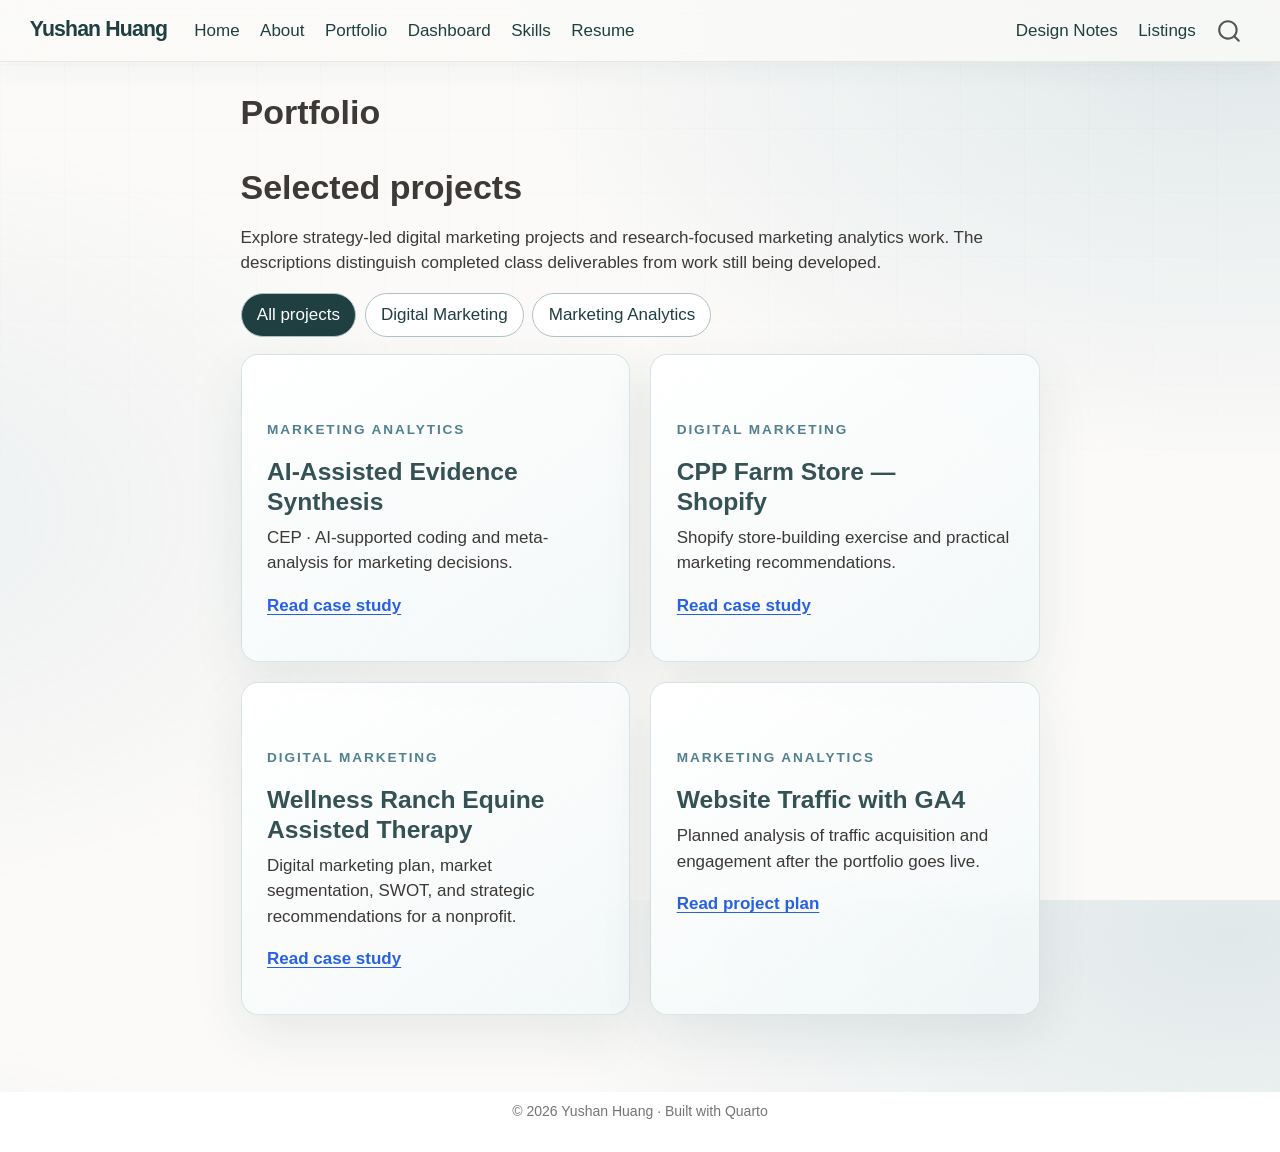
<file: docs/projects.html>
<!DOCTYPE html>
<html xmlns="http://www.w3.org/1999/xhtml" lang="en" xml:lang="en"><head>

<meta charset="utf-8">
<meta name="generator" content="quarto-1.7.32">

<meta name="viewport" content="width=device-width, initial-scale=1.0, user-scalable=yes">


<title>Portfolio – Yushan Huang</title>
<style>
code{white-space: pre-wrap;}
span.smallcaps{font-variant: small-caps;}
div.columns{display: flex; gap: min(4vw, 1.5em);}
div.column{flex: auto; overflow-x: auto;}
div.hanging-indent{margin-left: 1.5em; text-indent: -1.5em;}
ul.task-list{list-style: none;}
ul.task-list li input[type="checkbox"] {
  width: 0.8em;
  margin: 0 0.8em 0.2em -1em; /* quarto-specific, see https://github.com/quarto-dev/quarto-cli/issues/4556 */ 
  vertical-align: middle;
}
</style>


<script src="site_libs/quarto-nav/quarto-nav.js"></script>
<script src="site_libs/quarto-nav/headroom.min.js"></script>
<script src="site_libs/clipboard/clipboard.min.js"></script>
<script src="site_libs/quarto-search/autocomplete.umd.js"></script>
<script src="site_libs/quarto-search/fuse.min.js"></script>
<script src="site_libs/quarto-search/quarto-search.js"></script>
<meta name="quarto:offset" content="./">
<script src="site_libs/quarto-html/quarto.js" type="module"></script>
<script src="site_libs/quarto-html/tabsets/tabsets.js" type="module"></script>
<script src="site_libs/quarto-html/popper.min.js"></script>
<script src="site_libs/quarto-html/tippy.umd.min.js"></script>
<script src="site_libs/quarto-html/anchor.min.js"></script>
<link href="site_libs/quarto-html/tippy.css" rel="stylesheet">
<link href="site_libs/quarto-html/quarto-syntax-highlighting-37eea08aefeeee20ff55810ff984fec1.css" rel="stylesheet" id="quarto-text-highlighting-styles">
<script src="site_libs/bootstrap/bootstrap.min.js"></script>
<link href="site_libs/bootstrap/bootstrap-icons.css" rel="stylesheet">
<link href="site_libs/bootstrap/bootstrap-c1fac2584b48ed01fb6e278e36375074.min.css" rel="stylesheet" append-hash="true" id="quarto-bootstrap" data-mode="light">
<script id="quarto-search-options" type="application/json">{
  "location": "navbar",
  "copy-button": false,
  "collapse-after": 3,
  "panel-placement": "end",
  "type": "overlay",
  "limit": 50,
  "keyboard-shortcut": [
    "f",
    "/",
    "s"
  ],
  "show-item-context": false,
  "language": {
    "search-no-results-text": "No results",
    "search-matching-documents-text": "matching documents",
    "search-copy-link-title": "Copy link to search",
    "search-hide-matches-text": "Hide additional matches",
    "search-more-match-text": "more match in this document",
    "search-more-matches-text": "more matches in this document",
    "search-clear-button-title": "Clear",
    "search-text-placeholder": "",
    "search-detached-cancel-button-title": "Cancel",
    "search-submit-button-title": "Submit",
    "search-label": "Search"
  }
}</script>
<style>html{ scroll-behavior: smooth; }</style>


<link rel="stylesheet" href="styles.css">
</head>

<body class="nav-fixed fullcontent quarto-light">

<div id="quarto-search-results"></div>
  <header id="quarto-header" class="headroom fixed-top">
    <nav class="navbar navbar-expand-lg " data-bs-theme="dark">
      <div class="navbar-container container-fluid">
      <div class="navbar-brand-container mx-auto">
    <a class="navbar-brand" href="./index.html">
    <span class="navbar-title">Yushan Huang</span>
    </a>
  </div>
            <div id="quarto-search" class="" title="Search"></div>
          <button class="navbar-toggler" type="button" data-bs-toggle="collapse" data-bs-target="#navbarCollapse" aria-controls="navbarCollapse" role="menu" aria-expanded="false" aria-label="Toggle navigation" onclick="if (window.quartoToggleHeadroom) { window.quartoToggleHeadroom(); }">
  <span class="navbar-toggler-icon"></span>
</button>
          <div class="collapse navbar-collapse" id="navbarCollapse">
            <ul class="navbar-nav navbar-nav-scroll me-auto">
  <li class="nav-item">
    <a class="nav-link" href="./index.html"> 
<span class="menu-text">Home</span></a>
  </li>  
  <li class="nav-item">
    <a class="nav-link" href="./about.html"> 
<span class="menu-text">About</span></a>
  </li>  
  <li class="nav-item">
    <a class="nav-link active" href="./projects.html" aria-current="page"> 
<span class="menu-text">Portfolio</span></a>
  </li>  
  <li class="nav-item">
    <a class="nav-link" href="./dashboard.html"> 
<span class="menu-text">Dashboard</span></a>
  </li>  
  <li class="nav-item">
    <a class="nav-link" href="./skills.html"> 
<span class="menu-text">Skills</span></a>
  </li>  
  <li class="nav-item">
    <a class="nav-link" href="./resume.html"> 
<span class="menu-text">Resume</span></a>
  </li>  
</ul>
            <ul class="navbar-nav navbar-nav-scroll ms-auto">
  <li class="nav-item">
    <a class="nav-link" href="./css-scss.html"> 
<span class="menu-text">Design Notes</span></a>
  </li>  
  <li class="nav-item">
    <a class="nav-link" href="./listings.html"> 
<span class="menu-text">Listings</span></a>
  </li>  
</ul>
          </div> <!-- /navcollapse -->
            <div class="quarto-navbar-tools">
</div>
      </div> <!-- /container-fluid -->
    </nav>
</header>
<!-- content -->
<div id="quarto-content" class="quarto-container page-columns page-rows-contents page-layout-article page-navbar">
<!-- sidebar -->
<!-- margin-sidebar -->
    
<!-- main -->
<main class="content" id="quarto-document-content">

<header id="title-block-header" class="quarto-title-block default">
<div class="quarto-title">
<h1 class="title">Portfolio</h1>
</div>



<div class="quarto-title-meta">

    
  
    
  </div>
  


</header>


<section id="selected-projects" class="level1">
<h1>Selected projects</h1>
<p>Explore strategy-led digital marketing projects and research-focused marketing analytics work. The descriptions distinguish completed class deliverables from work still being developed.</p>
<div class="filter-bar" aria-label="Project category filters">
<button class="filter-btn active" data-filter="all" type="button">
All projects
</button>
<button class="filter-btn" data-filter="digital" type="button">
Digital Marketing
</button>
<button class="filter-btn" data-filter="analytics" type="button">
Marketing Analytics
</button>
</div>
<div class="project-grid">
<div class="project-card" data-category="analytics">
<div class="section-label">
Marketing Analytics
</div>
<section id="ai-assisted-evidence-synthesis" class="level3">
<h3 class="anchored" data-anchor-id="ai-assisted-evidence-synthesis">AI-Assisted Evidence Synthesis</h3>
<p>CEP · AI-supported coding and meta-analysis for marketing decisions.</p>
<p><a href="./projects/ai-meta-analysis.html">Read case study</a></p>
</section>
</div>
<div class="project-card" data-category="digital">
<div class="section-label">
Digital Marketing
</div>
<section id="cpp-farm-store-shopify" class="level3">
<h3 class="anchored" data-anchor-id="cpp-farm-store-shopify">CPP Farm Store — Shopify</h3>
<p>Shopify store-building exercise and practical marketing recommendations.</p>
<p><a href="./projects/farm-store.html">Read case study</a></p>
</section>
</div>
<div class="project-card" data-category="digital">
<div class="section-label">
Digital Marketing
</div>
<section id="wellness-ranch-equine-assisted-therapy" class="level3">
<h3 class="anchored" data-anchor-id="wellness-ranch-equine-assisted-therapy">Wellness Ranch Equine Assisted Therapy</h3>
<p>Digital marketing plan, market segmentation, SWOT, and strategic recommendations for a nonprofit.</p>
<p><a href="./projects/wellness-ranch.html">Read case study</a></p>
</section>
</div>
<div class="project-card" data-category="analytics">
<div class="section-label">
Marketing Analytics
</div>
<section id="website-traffic-with-ga4" class="level3">
<h3 class="anchored" data-anchor-id="website-traffic-with-ga4">Website Traffic with GA4</h3>
<p>Planned analysis of traffic acquisition and engagement after the portfolio goes live.</p>
<p><a href="./projects/ga4.html">Read project plan</a></p>
</section>
</div>
</div>


</section>

</main> <!-- /main -->
<script>
(()=>{'use strict';
const init=()=>{
document.documentElement.classList.add('js-enhanced');
const unlock=document.getElementById('unlock-skills'),panel=document.getElementById('skill-reveal');
if(unlock&&panel){unlock.addEventListener('click',()=>{const opened=panel.classList.toggle('open');unlock.setAttribute('aria-expanded',String(opened));unlock.textContent=opened?'Skills unlocked ✨':'Hire me to unlock my skills 🔓';});}
const buttons=document.querySelectorAll('.filter-btn');buttons.forEach(btn=>btn.addEventListener('click',()=>{buttons.forEach(b=>{b.classList.toggle('active',b===btn);b.setAttribute('aria-pressed',String(b===btn));});document.querySelectorAll('.project-card[data-category]').forEach(card=>{card.hidden=!(btn.dataset.filter==='all'||card.dataset.category===btn.dataset.filter);});}));
const reduce=window.matchMedia('(prefers-reduced-motion: reduce)').matches;
const items=document.querySelectorAll('.reveal-on-scroll');if('IntersectionObserver'in window&&!reduce){const obs=new IntersectionObserver(entries=>entries.forEach(e=>{if(e.isIntersecting){e.target.classList.add('visible');obs.unobserve(e.target);}}),{threshold:.07});items.forEach(el=>obs.observe(el));}else{items.forEach(el=>el.classList.add('visible'));}
if(!reduce&&window.matchMedia('(pointer:fine)').matches){const portrait=document.querySelector('.portrait-wrap');if(portrait){portrait.addEventListener('pointermove',e=>{const r=portrait.getBoundingClientRect();const x=(e.clientX-r.left)/r.width-.5,y=(e.clientY-r.top)/r.height-.5;portrait.style.transform=`rotate(-2deg) perspective(1000px) rotateY(${x*8}deg) rotateX(${-y*8}deg) translateY(-5px)`;});portrait.addEventListener('pointerleave',()=>portrait.style.transform='');}}
};if(document.readyState==='loading')document.addEventListener('DOMContentLoaded',init);else init();
})();
</script>
<script id="quarto-html-after-body" type="application/javascript">
  window.document.addEventListener("DOMContentLoaded", function (event) {
    const icon = "";
    const anchorJS = new window.AnchorJS();
    anchorJS.options = {
      placement: 'right',
      icon: icon
    };
    anchorJS.add('.anchored');
    const isCodeAnnotation = (el) => {
      for (const clz of el.classList) {
        if (clz.startsWith('code-annotation-')) {                     
          return true;
        }
      }
      return false;
    }
    const onCopySuccess = function(e) {
      // button target
      const button = e.trigger;
      // don't keep focus
      button.blur();
      // flash "checked"
      button.classList.add('code-copy-button-checked');
      var currentTitle = button.getAttribute("title");
      button.setAttribute("title", "Copied!");
      let tooltip;
      if (window.bootstrap) {
        button.setAttribute("data-bs-toggle", "tooltip");
        button.setAttribute("data-bs-placement", "left");
        button.setAttribute("data-bs-title", "Copied!");
        tooltip = new bootstrap.Tooltip(button, 
          { trigger: "manual", 
            customClass: "code-copy-button-tooltip",
            offset: [0, -8]});
        tooltip.show();    
      }
      setTimeout(function() {
        if (tooltip) {
          tooltip.hide();
          button.removeAttribute("data-bs-title");
          button.removeAttribute("data-bs-toggle");
          button.removeAttribute("data-bs-placement");
        }
        button.setAttribute("title", currentTitle);
        button.classList.remove('code-copy-button-checked');
      }, 1000);
      // clear code selection
      e.clearSelection();
    }
    const getTextToCopy = function(trigger) {
        const codeEl = trigger.previousElementSibling.cloneNode(true);
        for (const childEl of codeEl.children) {
          if (isCodeAnnotation(childEl)) {
            childEl.remove();
          }
        }
        return codeEl.innerText;
    }
    const clipboard = new window.ClipboardJS('.code-copy-button:not([data-in-quarto-modal])', {
      text: getTextToCopy
    });
    clipboard.on('success', onCopySuccess);
    if (window.document.getElementById('quarto-embedded-source-code-modal')) {
      const clipboardModal = new window.ClipboardJS('.code-copy-button[data-in-quarto-modal]', {
        text: getTextToCopy,
        container: window.document.getElementById('quarto-embedded-source-code-modal')
      });
      clipboardModal.on('success', onCopySuccess);
    }
      var localhostRegex = new RegExp(/^(?:http|https):\/\/localhost\:?[0-9]*\//);
      var mailtoRegex = new RegExp(/^mailto:/);
        var filterRegex = new RegExp('/' + window.location.host + '/');
      var isInternal = (href) => {
          return filterRegex.test(href) || localhostRegex.test(href) || mailtoRegex.test(href);
      }
      // Inspect non-navigation links and adorn them if external
     var links = window.document.querySelectorAll('a[href]:not(.nav-link):not(.navbar-brand):not(.toc-action):not(.sidebar-link):not(.sidebar-item-toggle):not(.pagination-link):not(.no-external):not([aria-hidden]):not(.dropdown-item):not(.quarto-navigation-tool):not(.about-link)');
      for (var i=0; i<links.length; i++) {
        const link = links[i];
        if (!isInternal(link.href)) {
          // undo the damage that might have been done by quarto-nav.js in the case of
          // links that we want to consider external
          if (link.dataset.originalHref !== undefined) {
            link.href = link.dataset.originalHref;
          }
        }
      }
    function tippyHover(el, contentFn, onTriggerFn, onUntriggerFn) {
      const config = {
        allowHTML: true,
        maxWidth: 500,
        delay: 100,
        arrow: false,
        appendTo: function(el) {
            return el.parentElement;
        },
        interactive: true,
        interactiveBorder: 10,
        theme: 'quarto',
        placement: 'bottom-start',
      };
      if (contentFn) {
        config.content = contentFn;
      }
      if (onTriggerFn) {
        config.onTrigger = onTriggerFn;
      }
      if (onUntriggerFn) {
        config.onUntrigger = onUntriggerFn;
      }
      window.tippy(el, config); 
    }
    const noterefs = window.document.querySelectorAll('a[role="doc-noteref"]');
    for (var i=0; i<noterefs.length; i++) {
      const ref = noterefs[i];
      tippyHover(ref, function() {
        // use id or data attribute instead here
        let href = ref.getAttribute('data-footnote-href') || ref.getAttribute('href');
        try { href = new URL(href).hash; } catch {}
        const id = href.replace(/^#\/?/, "");
        const note = window.document.getElementById(id);
        if (note) {
          return note.innerHTML;
        } else {
          return "";
        }
      });
    }
    const xrefs = window.document.querySelectorAll('a.quarto-xref');
    const processXRef = (id, note) => {
      // Strip column container classes
      const stripColumnClz = (el) => {
        el.classList.remove("page-full", "page-columns");
        if (el.children) {
          for (const child of el.children) {
            stripColumnClz(child);
          }
        }
      }
      stripColumnClz(note)
      if (id === null || id.startsWith('sec-')) {
        // Special case sections, only their first couple elements
        const container = document.createElement("div");
        if (note.children && note.children.length > 2) {
          container.appendChild(note.children[0].cloneNode(true));
          for (let i = 1; i < note.children.length; i++) {
            const child = note.children[i];
            if (child.tagName === "P" && child.innerText === "") {
              continue;
            } else {
              container.appendChild(child.cloneNode(true));
              break;
            }
          }
          if (window.Quarto?.typesetMath) {
            window.Quarto.typesetMath(container);
          }
          return container.innerHTML
        } else {
          if (window.Quarto?.typesetMath) {
            window.Quarto.typesetMath(note);
          }
          return note.innerHTML;
        }
      } else {
        // Remove any anchor links if they are present
        const anchorLink = note.querySelector('a.anchorjs-link');
        if (anchorLink) {
          anchorLink.remove();
        }
        if (window.Quarto?.typesetMath) {
          window.Quarto.typesetMath(note);
        }
        if (note.classList.contains("callout")) {
          return note.outerHTML;
        } else {
          return note.innerHTML;
        }
      }
    }
    for (var i=0; i<xrefs.length; i++) {
      const xref = xrefs[i];
      tippyHover(xref, undefined, function(instance) {
        instance.disable();
        let url = xref.getAttribute('href');
        let hash = undefined; 
        if (url.startsWith('#')) {
          hash = url;
        } else {
          try { hash = new URL(url).hash; } catch {}
        }
        if (hash) {
          const id = hash.replace(/^#\/?/, "");
          const note = window.document.getElementById(id);
          if (note !== null) {
            try {
              const html = processXRef(id, note.cloneNode(true));
              instance.setContent(html);
            } finally {
              instance.enable();
              instance.show();
            }
          } else {
            // See if we can fetch this
            fetch(url.split('#')[0])
            .then(res => res.text())
            .then(html => {
              const parser = new DOMParser();
              const htmlDoc = parser.parseFromString(html, "text/html");
              const note = htmlDoc.getElementById(id);
              if (note !== null) {
                const html = processXRef(id, note);
                instance.setContent(html);
              } 
            }).finally(() => {
              instance.enable();
              instance.show();
            });
          }
        } else {
          // See if we can fetch a full url (with no hash to target)
          // This is a special case and we should probably do some content thinning / targeting
          fetch(url)
          .then(res => res.text())
          .then(html => {
            const parser = new DOMParser();
            const htmlDoc = parser.parseFromString(html, "text/html");
            const note = htmlDoc.querySelector('main.content');
            if (note !== null) {
              // This should only happen for chapter cross references
              // (since there is no id in the URL)
              // remove the first header
              if (note.children.length > 0 && note.children[0].tagName === "HEADER") {
                note.children[0].remove();
              }
              const html = processXRef(null, note);
              instance.setContent(html);
            } 
          }).finally(() => {
            instance.enable();
            instance.show();
          });
        }
      }, function(instance) {
      });
    }
        let selectedAnnoteEl;
        const selectorForAnnotation = ( cell, annotation) => {
          let cellAttr = 'data-code-cell="' + cell + '"';
          let lineAttr = 'data-code-annotation="' +  annotation + '"';
          const selector = 'span[' + cellAttr + '][' + lineAttr + ']';
          return selector;
        }
        const selectCodeLines = (annoteEl) => {
          const doc = window.document;
          const targetCell = annoteEl.getAttribute("data-target-cell");
          const targetAnnotation = annoteEl.getAttribute("data-target-annotation");
          const annoteSpan = window.document.querySelector(selectorForAnnotation(targetCell, targetAnnotation));
          const lines = annoteSpan.getAttribute("data-code-lines").split(",");
          const lineIds = lines.map((line) => {
            return targetCell + "-" + line;
          })
          let top = null;
          let height = null;
          let parent = null;
          if (lineIds.length > 0) {
              //compute the position of the single el (top and bottom and make a div)
              const el = window.document.getElementById(lineIds[0]);
              top = el.offsetTop;
              height = el.offsetHeight;
              parent = el.parentElement.parentElement;
            if (lineIds.length > 1) {
              const lastEl = window.document.getElementById(lineIds[lineIds.length - 1]);
              const bottom = lastEl.offsetTop + lastEl.offsetHeight;
              height = bottom - top;
            }
            if (top !== null && height !== null && parent !== null) {
              // cook up a div (if necessary) and position it 
              let div = window.document.getElementById("code-annotation-line-highlight");
              if (div === null) {
                div = window.document.createElement("div");
                div.setAttribute("id", "code-annotation-line-highlight");
                div.style.position = 'absolute';
                parent.appendChild(div);
              }
              div.style.top = top - 2 + "px";
              div.style.height = height + 4 + "px";
              div.style.left = 0;
              let gutterDiv = window.document.getElementById("code-annotation-line-highlight-gutter");
              if (gutterDiv === null) {
                gutterDiv = window.document.createElement("div");
                gutterDiv.setAttribute("id", "code-annotation-line-highlight-gutter");
                gutterDiv.style.position = 'absolute';
                const codeCell = window.document.getElementById(targetCell);
                const gutter = codeCell.querySelector('.code-annotation-gutter');
                gutter.appendChild(gutterDiv);
              }
              gutterDiv.style.top = top - 2 + "px";
              gutterDiv.style.height = height + 4 + "px";
            }
            selectedAnnoteEl = annoteEl;
          }
        };
        const unselectCodeLines = () => {
          const elementsIds = ["code-annotation-line-highlight", "code-annotation-line-highlight-gutter"];
          elementsIds.forEach((elId) => {
            const div = window.document.getElementById(elId);
            if (div) {
              div.remove();
            }
          });
          selectedAnnoteEl = undefined;
        };
          // Handle positioning of the toggle
      window.addEventListener(
        "resize",
        throttle(() => {
          elRect = undefined;
          if (selectedAnnoteEl) {
            selectCodeLines(selectedAnnoteEl);
          }
        }, 10)
      );
      function throttle(fn, ms) {
      let throttle = false;
      let timer;
        return (...args) => {
          if(!throttle) { // first call gets through
              fn.apply(this, args);
              throttle = true;
          } else { // all the others get throttled
              if(timer) clearTimeout(timer); // cancel #2
              timer = setTimeout(() => {
                fn.apply(this, args);
                timer = throttle = false;
              }, ms);
          }
        };
      }
        // Attach click handler to the DT
        const annoteDls = window.document.querySelectorAll('dt[data-target-cell]');
        for (const annoteDlNode of annoteDls) {
          annoteDlNode.addEventListener('click', (event) => {
            const clickedEl = event.target;
            if (clickedEl !== selectedAnnoteEl) {
              unselectCodeLines();
              const activeEl = window.document.querySelector('dt[data-target-cell].code-annotation-active');
              if (activeEl) {
                activeEl.classList.remove('code-annotation-active');
              }
              selectCodeLines(clickedEl);
              clickedEl.classList.add('code-annotation-active');
            } else {
              // Unselect the line
              unselectCodeLines();
              clickedEl.classList.remove('code-annotation-active');
            }
          });
        }
    const findCites = (el) => {
      const parentEl = el.parentElement;
      if (parentEl) {
        const cites = parentEl.dataset.cites;
        if (cites) {
          return {
            el,
            cites: cites.split(' ')
          };
        } else {
          return findCites(el.parentElement)
        }
      } else {
        return undefined;
      }
    };
    var bibliorefs = window.document.querySelectorAll('a[role="doc-biblioref"]');
    for (var i=0; i<bibliorefs.length; i++) {
      const ref = bibliorefs[i];
      const citeInfo = findCites(ref);
      if (citeInfo) {
        tippyHover(citeInfo.el, function() {
          var popup = window.document.createElement('div');
          citeInfo.cites.forEach(function(cite) {
            var citeDiv = window.document.createElement('div');
            citeDiv.classList.add('hanging-indent');
            citeDiv.classList.add('csl-entry');
            var biblioDiv = window.document.getElementById('ref-' + cite);
            if (biblioDiv) {
              citeDiv.innerHTML = biblioDiv.innerHTML;
            }
            popup.appendChild(citeDiv);
          });
          return popup.innerHTML;
        });
      }
    }
  });
  </script>
</div> <!-- /content -->
<footer class="footer">
  <div class="nav-footer">
    <div class="nav-footer-left">
      &nbsp;
    </div>   
    <div class="nav-footer-center">
<p>© 2026 Yushan Huang · Built with Quarto</p>
</div>
    <div class="nav-footer-right">
      &nbsp;
    </div>
  </div>
</footer>




<script src="site_libs/quarto-html/zenscroll-min.js"></script>
</body></html>
</file>
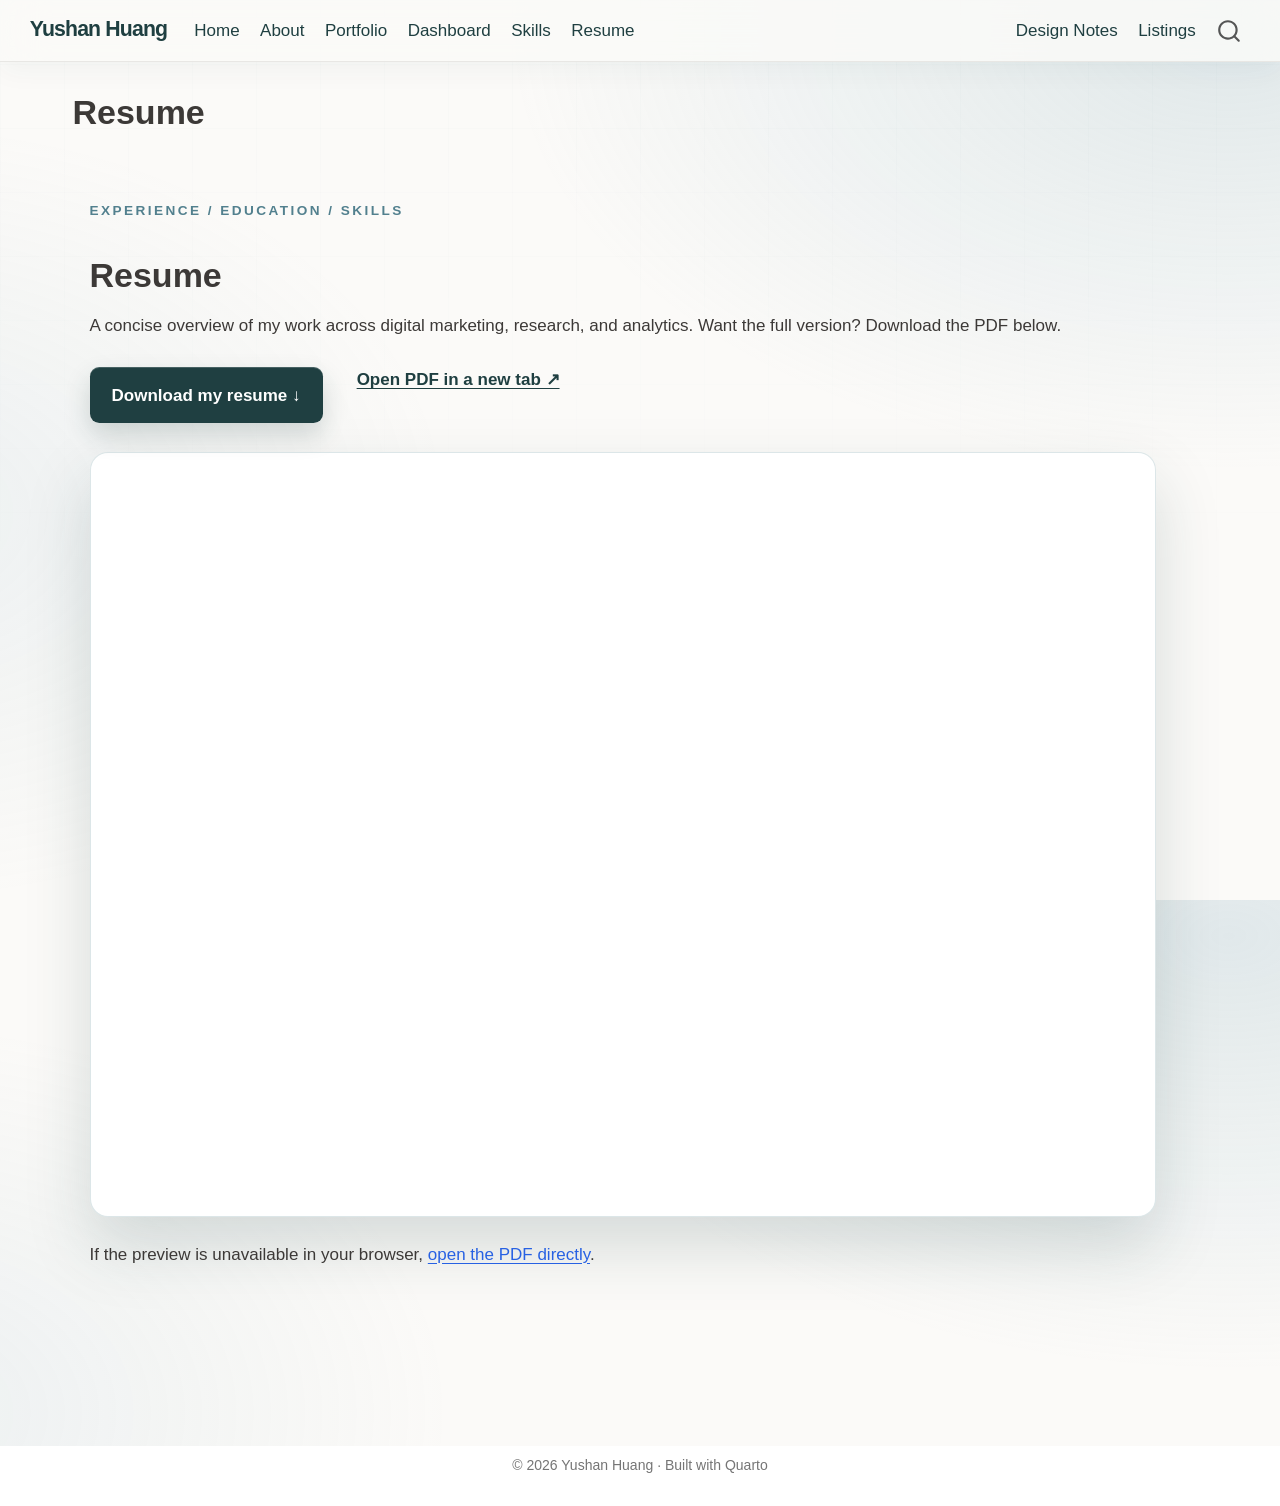
<file: docs/resume.html>
<!DOCTYPE html>
<html xmlns="http://www.w3.org/1999/xhtml" lang="en" xml:lang="en"><head>

<meta charset="utf-8">
<meta name="generator" content="quarto-1.7.32">

<meta name="viewport" content="width=device-width, initial-scale=1.0, user-scalable=yes">


<title>Resume – Yushan Huang</title>
<style>
code{white-space: pre-wrap;}
span.smallcaps{font-variant: small-caps;}
div.columns{display: flex; gap: min(4vw, 1.5em);}
div.column{flex: auto; overflow-x: auto;}
div.hanging-indent{margin-left: 1.5em; text-indent: -1.5em;}
ul.task-list{list-style: none;}
ul.task-list li input[type="checkbox"] {
  width: 0.8em;
  margin: 0 0.8em 0.2em -1em; /* quarto-specific, see https://github.com/quarto-dev/quarto-cli/issues/4556 */ 
  vertical-align: middle;
}
</style>


<script src="site_libs/quarto-nav/quarto-nav.js"></script>
<script src="site_libs/quarto-nav/headroom.min.js"></script>
<script src="site_libs/clipboard/clipboard.min.js"></script>
<script src="site_libs/quarto-search/autocomplete.umd.js"></script>
<script src="site_libs/quarto-search/fuse.min.js"></script>
<script src="site_libs/quarto-search/quarto-search.js"></script>
<meta name="quarto:offset" content="./">
<script src="site_libs/quarto-html/quarto.js" type="module"></script>
<script src="site_libs/quarto-html/tabsets/tabsets.js" type="module"></script>
<script src="site_libs/quarto-html/popper.min.js"></script>
<script src="site_libs/quarto-html/tippy.umd.min.js"></script>
<script src="site_libs/quarto-html/anchor.min.js"></script>
<link href="site_libs/quarto-html/tippy.css" rel="stylesheet">
<link href="site_libs/quarto-html/quarto-syntax-highlighting-37eea08aefeeee20ff55810ff984fec1.css" rel="stylesheet" id="quarto-text-highlighting-styles">
<script src="site_libs/bootstrap/bootstrap.min.js"></script>
<link href="site_libs/bootstrap/bootstrap-icons.css" rel="stylesheet">
<link href="site_libs/bootstrap/bootstrap-c1fac2584b48ed01fb6e278e36375074.min.css" rel="stylesheet" append-hash="true" id="quarto-bootstrap" data-mode="light">
<script id="quarto-search-options" type="application/json">{
  "location": "navbar",
  "copy-button": false,
  "collapse-after": 3,
  "panel-placement": "end",
  "type": "overlay",
  "limit": 50,
  "keyboard-shortcut": [
    "f",
    "/",
    "s"
  ],
  "show-item-context": false,
  "language": {
    "search-no-results-text": "No results",
    "search-matching-documents-text": "matching documents",
    "search-copy-link-title": "Copy link to search",
    "search-hide-matches-text": "Hide additional matches",
    "search-more-match-text": "more match in this document",
    "search-more-matches-text": "more matches in this document",
    "search-clear-button-title": "Clear",
    "search-text-placeholder": "",
    "search-detached-cancel-button-title": "Cancel",
    "search-submit-button-title": "Submit",
    "search-label": "Search"
  }
}</script>
<style>html{ scroll-behavior: smooth; }</style>


<link rel="stylesheet" href="styles.css">
</head>

<body class="nav-fixed quarto-light">

<div id="quarto-search-results"></div>
  <header id="quarto-header" class="headroom fixed-top">
    <nav class="navbar navbar-expand-lg " data-bs-theme="dark">
      <div class="navbar-container container-fluid">
      <div class="navbar-brand-container mx-auto">
    <a class="navbar-brand" href="./index.html">
    <span class="navbar-title">Yushan Huang</span>
    </a>
  </div>
            <div id="quarto-search" class="" title="Search"></div>
          <button class="navbar-toggler" type="button" data-bs-toggle="collapse" data-bs-target="#navbarCollapse" aria-controls="navbarCollapse" role="menu" aria-expanded="false" aria-label="Toggle navigation" onclick="if (window.quartoToggleHeadroom) { window.quartoToggleHeadroom(); }">
  <span class="navbar-toggler-icon"></span>
</button>
          <div class="collapse navbar-collapse" id="navbarCollapse">
            <ul class="navbar-nav navbar-nav-scroll me-auto">
  <li class="nav-item">
    <a class="nav-link" href="./index.html"> 
<span class="menu-text">Home</span></a>
  </li>  
  <li class="nav-item">
    <a class="nav-link" href="./about.html"> 
<span class="menu-text">About</span></a>
  </li>  
  <li class="nav-item">
    <a class="nav-link" href="./projects.html"> 
<span class="menu-text">Portfolio</span></a>
  </li>  
  <li class="nav-item">
    <a class="nav-link" href="./dashboard.html"> 
<span class="menu-text">Dashboard</span></a>
  </li>  
  <li class="nav-item">
    <a class="nav-link" href="./skills.html"> 
<span class="menu-text">Skills</span></a>
  </li>  
  <li class="nav-item">
    <a class="nav-link active" href="./resume.html" aria-current="page"> 
<span class="menu-text">Resume</span></a>
  </li>  
</ul>
            <ul class="navbar-nav navbar-nav-scroll ms-auto">
  <li class="nav-item">
    <a class="nav-link" href="./css-scss.html"> 
<span class="menu-text">Design Notes</span></a>
  </li>  
  <li class="nav-item">
    <a class="nav-link" href="./listings.html"> 
<span class="menu-text">Listings</span></a>
  </li>  
</ul>
          </div> <!-- /navcollapse -->
            <div class="quarto-navbar-tools">
</div>
      </div> <!-- /container-fluid -->
    </nav>
</header>
<!-- content -->
<div id="quarto-content" class="quarto-container page-columns page-rows-contents page-layout-full page-navbar">
<!-- sidebar -->
<!-- margin-sidebar -->
    
<!-- main -->
<main class="content column-page" id="quarto-document-content">

<header id="title-block-header" class="quarto-title-block default">
<div class="quarto-title">
<h1 class="title">Resume</h1>
</div>



<div class="quarto-title-meta column-page">

    
  
    
  </div>
  


</header>


<div class="container resume-page">
<div class="eyebrow">
EXPERIENCE / EDUCATION / SKILLS
</div>
<section id="resume" class="level1">
<h1>Resume</h1>
<p>A concise overview of my work across digital marketing, research, and analytics. Want the full version? Download the PDF below.</p>
<div class="resume-actions">
<a class="cta" href="assets/Yushan_Huang_Resume.pdf" download="Yushan_Huang_Resume.pdf">Download my resume ↓</a><a class="secondary-link" href="assets/Yushan_Huang_Resume.pdf" target="_blank" rel="noopener">Open PDF in a new tab ↗</a>
</div>
<iframe class="resume-embed" src="assets/Yushan_Huang_Resume.pdf#view=FitH" title="Yushan Huang resume PDF" loading="lazy">
</iframe>
<p>If the preview is unavailable in your browser, <a href="assets/Yushan_Huang_Resume.pdf">open the PDF directly</a>.</p>
</section>
</div>



</main> <!-- /main -->
<script>
(()=>{'use strict';
const init=()=>{
document.documentElement.classList.add('js-enhanced');
const unlock=document.getElementById('unlock-skills'),panel=document.getElementById('skill-reveal');
if(unlock&&panel){unlock.addEventListener('click',()=>{const opened=panel.classList.toggle('open');unlock.setAttribute('aria-expanded',String(opened));unlock.textContent=opened?'Skills unlocked ✨':'Hire me to unlock my skills 🔓';});}
const buttons=document.querySelectorAll('.filter-btn');buttons.forEach(btn=>btn.addEventListener('click',()=>{buttons.forEach(b=>{b.classList.toggle('active',b===btn);b.setAttribute('aria-pressed',String(b===btn));});document.querySelectorAll('.project-card[data-category]').forEach(card=>{card.hidden=!(btn.dataset.filter==='all'||card.dataset.category===btn.dataset.filter);});}));
const reduce=window.matchMedia('(prefers-reduced-motion: reduce)').matches;
const items=document.querySelectorAll('.reveal-on-scroll');if('IntersectionObserver'in window&&!reduce){const obs=new IntersectionObserver(entries=>entries.forEach(e=>{if(e.isIntersecting){e.target.classList.add('visible');obs.unobserve(e.target);}}),{threshold:.07});items.forEach(el=>obs.observe(el));}else{items.forEach(el=>el.classList.add('visible'));}
if(!reduce&&window.matchMedia('(pointer:fine)').matches){const portrait=document.querySelector('.portrait-wrap');if(portrait){portrait.addEventListener('pointermove',e=>{const r=portrait.getBoundingClientRect();const x=(e.clientX-r.left)/r.width-.5,y=(e.clientY-r.top)/r.height-.5;portrait.style.transform=`rotate(-2deg) perspective(1000px) rotateY(${x*8}deg) rotateX(${-y*8}deg) translateY(-5px)`;});portrait.addEventListener('pointerleave',()=>portrait.style.transform='');}}
};if(document.readyState==='loading')document.addEventListener('DOMContentLoaded',init);else init();
})();
</script>
<script id="quarto-html-after-body" type="application/javascript">
  window.document.addEventListener("DOMContentLoaded", function (event) {
    const icon = "";
    const anchorJS = new window.AnchorJS();
    anchorJS.options = {
      placement: 'right',
      icon: icon
    };
    anchorJS.add('.anchored');
    const isCodeAnnotation = (el) => {
      for (const clz of el.classList) {
        if (clz.startsWith('code-annotation-')) {                     
          return true;
        }
      }
      return false;
    }
    const onCopySuccess = function(e) {
      // button target
      const button = e.trigger;
      // don't keep focus
      button.blur();
      // flash "checked"
      button.classList.add('code-copy-button-checked');
      var currentTitle = button.getAttribute("title");
      button.setAttribute("title", "Copied!");
      let tooltip;
      if (window.bootstrap) {
        button.setAttribute("data-bs-toggle", "tooltip");
        button.setAttribute("data-bs-placement", "left");
        button.setAttribute("data-bs-title", "Copied!");
        tooltip = new bootstrap.Tooltip(button, 
          { trigger: "manual", 
            customClass: "code-copy-button-tooltip",
            offset: [0, -8]});
        tooltip.show();    
      }
      setTimeout(function() {
        if (tooltip) {
          tooltip.hide();
          button.removeAttribute("data-bs-title");
          button.removeAttribute("data-bs-toggle");
          button.removeAttribute("data-bs-placement");
        }
        button.setAttribute("title", currentTitle);
        button.classList.remove('code-copy-button-checked');
      }, 1000);
      // clear code selection
      e.clearSelection();
    }
    const getTextToCopy = function(trigger) {
        const codeEl = trigger.previousElementSibling.cloneNode(true);
        for (const childEl of codeEl.children) {
          if (isCodeAnnotation(childEl)) {
            childEl.remove();
          }
        }
        return codeEl.innerText;
    }
    const clipboard = new window.ClipboardJS('.code-copy-button:not([data-in-quarto-modal])', {
      text: getTextToCopy
    });
    clipboard.on('success', onCopySuccess);
    if (window.document.getElementById('quarto-embedded-source-code-modal')) {
      const clipboardModal = new window.ClipboardJS('.code-copy-button[data-in-quarto-modal]', {
        text: getTextToCopy,
        container: window.document.getElementById('quarto-embedded-source-code-modal')
      });
      clipboardModal.on('success', onCopySuccess);
    }
      var localhostRegex = new RegExp(/^(?:http|https):\/\/localhost\:?[0-9]*\//);
      var mailtoRegex = new RegExp(/^mailto:/);
        var filterRegex = new RegExp('/' + window.location.host + '/');
      var isInternal = (href) => {
          return filterRegex.test(href) || localhostRegex.test(href) || mailtoRegex.test(href);
      }
      // Inspect non-navigation links and adorn them if external
     var links = window.document.querySelectorAll('a[href]:not(.nav-link):not(.navbar-brand):not(.toc-action):not(.sidebar-link):not(.sidebar-item-toggle):not(.pagination-link):not(.no-external):not([aria-hidden]):not(.dropdown-item):not(.quarto-navigation-tool):not(.about-link)');
      for (var i=0; i<links.length; i++) {
        const link = links[i];
        if (!isInternal(link.href)) {
          // undo the damage that might have been done by quarto-nav.js in the case of
          // links that we want to consider external
          if (link.dataset.originalHref !== undefined) {
            link.href = link.dataset.originalHref;
          }
        }
      }
    function tippyHover(el, contentFn, onTriggerFn, onUntriggerFn) {
      const config = {
        allowHTML: true,
        maxWidth: 500,
        delay: 100,
        arrow: false,
        appendTo: function(el) {
            return el.parentElement;
        },
        interactive: true,
        interactiveBorder: 10,
        theme: 'quarto',
        placement: 'bottom-start',
      };
      if (contentFn) {
        config.content = contentFn;
      }
      if (onTriggerFn) {
        config.onTrigger = onTriggerFn;
      }
      if (onUntriggerFn) {
        config.onUntrigger = onUntriggerFn;
      }
      window.tippy(el, config); 
    }
    const noterefs = window.document.querySelectorAll('a[role="doc-noteref"]');
    for (var i=0; i<noterefs.length; i++) {
      const ref = noterefs[i];
      tippyHover(ref, function() {
        // use id or data attribute instead here
        let href = ref.getAttribute('data-footnote-href') || ref.getAttribute('href');
        try { href = new URL(href).hash; } catch {}
        const id = href.replace(/^#\/?/, "");
        const note = window.document.getElementById(id);
        if (note) {
          return note.innerHTML;
        } else {
          return "";
        }
      });
    }
    const xrefs = window.document.querySelectorAll('a.quarto-xref');
    const processXRef = (id, note) => {
      // Strip column container classes
      const stripColumnClz = (el) => {
        el.classList.remove("page-full", "page-columns");
        if (el.children) {
          for (const child of el.children) {
            stripColumnClz(child);
          }
        }
      }
      stripColumnClz(note)
      if (id === null || id.startsWith('sec-')) {
        // Special case sections, only their first couple elements
        const container = document.createElement("div");
        if (note.children && note.children.length > 2) {
          container.appendChild(note.children[0].cloneNode(true));
          for (let i = 1; i < note.children.length; i++) {
            const child = note.children[i];
            if (child.tagName === "P" && child.innerText === "") {
              continue;
            } else {
              container.appendChild(child.cloneNode(true));
              break;
            }
          }
          if (window.Quarto?.typesetMath) {
            window.Quarto.typesetMath(container);
          }
          return container.innerHTML
        } else {
          if (window.Quarto?.typesetMath) {
            window.Quarto.typesetMath(note);
          }
          return note.innerHTML;
        }
      } else {
        // Remove any anchor links if they are present
        const anchorLink = note.querySelector('a.anchorjs-link');
        if (anchorLink) {
          anchorLink.remove();
        }
        if (window.Quarto?.typesetMath) {
          window.Quarto.typesetMath(note);
        }
        if (note.classList.contains("callout")) {
          return note.outerHTML;
        } else {
          return note.innerHTML;
        }
      }
    }
    for (var i=0; i<xrefs.length; i++) {
      const xref = xrefs[i];
      tippyHover(xref, undefined, function(instance) {
        instance.disable();
        let url = xref.getAttribute('href');
        let hash = undefined; 
        if (url.startsWith('#')) {
          hash = url;
        } else {
          try { hash = new URL(url).hash; } catch {}
        }
        if (hash) {
          const id = hash.replace(/^#\/?/, "");
          const note = window.document.getElementById(id);
          if (note !== null) {
            try {
              const html = processXRef(id, note.cloneNode(true));
              instance.setContent(html);
            } finally {
              instance.enable();
              instance.show();
            }
          } else {
            // See if we can fetch this
            fetch(url.split('#')[0])
            .then(res => res.text())
            .then(html => {
              const parser = new DOMParser();
              const htmlDoc = parser.parseFromString(html, "text/html");
              const note = htmlDoc.getElementById(id);
              if (note !== null) {
                const html = processXRef(id, note);
                instance.setContent(html);
              } 
            }).finally(() => {
              instance.enable();
              instance.show();
            });
          }
        } else {
          // See if we can fetch a full url (with no hash to target)
          // This is a special case and we should probably do some content thinning / targeting
          fetch(url)
          .then(res => res.text())
          .then(html => {
            const parser = new DOMParser();
            const htmlDoc = parser.parseFromString(html, "text/html");
            const note = htmlDoc.querySelector('main.content');
            if (note !== null) {
              // This should only happen for chapter cross references
              // (since there is no id in the URL)
              // remove the first header
              if (note.children.length > 0 && note.children[0].tagName === "HEADER") {
                note.children[0].remove();
              }
              const html = processXRef(null, note);
              instance.setContent(html);
            } 
          }).finally(() => {
            instance.enable();
            instance.show();
          });
        }
      }, function(instance) {
      });
    }
        let selectedAnnoteEl;
        const selectorForAnnotation = ( cell, annotation) => {
          let cellAttr = 'data-code-cell="' + cell + '"';
          let lineAttr = 'data-code-annotation="' +  annotation + '"';
          const selector = 'span[' + cellAttr + '][' + lineAttr + ']';
          return selector;
        }
        const selectCodeLines = (annoteEl) => {
          const doc = window.document;
          const targetCell = annoteEl.getAttribute("data-target-cell");
          const targetAnnotation = annoteEl.getAttribute("data-target-annotation");
          const annoteSpan = window.document.querySelector(selectorForAnnotation(targetCell, targetAnnotation));
          const lines = annoteSpan.getAttribute("data-code-lines").split(",");
          const lineIds = lines.map((line) => {
            return targetCell + "-" + line;
          })
          let top = null;
          let height = null;
          let parent = null;
          if (lineIds.length > 0) {
              //compute the position of the single el (top and bottom and make a div)
              const el = window.document.getElementById(lineIds[0]);
              top = el.offsetTop;
              height = el.offsetHeight;
              parent = el.parentElement.parentElement;
            if (lineIds.length > 1) {
              const lastEl = window.document.getElementById(lineIds[lineIds.length - 1]);
              const bottom = lastEl.offsetTop + lastEl.offsetHeight;
              height = bottom - top;
            }
            if (top !== null && height !== null && parent !== null) {
              // cook up a div (if necessary) and position it 
              let div = window.document.getElementById("code-annotation-line-highlight");
              if (div === null) {
                div = window.document.createElement("div");
                div.setAttribute("id", "code-annotation-line-highlight");
                div.style.position = 'absolute';
                parent.appendChild(div);
              }
              div.style.top = top - 2 + "px";
              div.style.height = height + 4 + "px";
              div.style.left = 0;
              let gutterDiv = window.document.getElementById("code-annotation-line-highlight-gutter");
              if (gutterDiv === null) {
                gutterDiv = window.document.createElement("div");
                gutterDiv.setAttribute("id", "code-annotation-line-highlight-gutter");
                gutterDiv.style.position = 'absolute';
                const codeCell = window.document.getElementById(targetCell);
                const gutter = codeCell.querySelector('.code-annotation-gutter');
                gutter.appendChild(gutterDiv);
              }
              gutterDiv.style.top = top - 2 + "px";
              gutterDiv.style.height = height + 4 + "px";
            }
            selectedAnnoteEl = annoteEl;
          }
        };
        const unselectCodeLines = () => {
          const elementsIds = ["code-annotation-line-highlight", "code-annotation-line-highlight-gutter"];
          elementsIds.forEach((elId) => {
            const div = window.document.getElementById(elId);
            if (div) {
              div.remove();
            }
          });
          selectedAnnoteEl = undefined;
        };
          // Handle positioning of the toggle
      window.addEventListener(
        "resize",
        throttle(() => {
          elRect = undefined;
          if (selectedAnnoteEl) {
            selectCodeLines(selectedAnnoteEl);
          }
        }, 10)
      );
      function throttle(fn, ms) {
      let throttle = false;
      let timer;
        return (...args) => {
          if(!throttle) { // first call gets through
              fn.apply(this, args);
              throttle = true;
          } else { // all the others get throttled
              if(timer) clearTimeout(timer); // cancel #2
              timer = setTimeout(() => {
                fn.apply(this, args);
                timer = throttle = false;
              }, ms);
          }
        };
      }
        // Attach click handler to the DT
        const annoteDls = window.document.querySelectorAll('dt[data-target-cell]');
        for (const annoteDlNode of annoteDls) {
          annoteDlNode.addEventListener('click', (event) => {
            const clickedEl = event.target;
            if (clickedEl !== selectedAnnoteEl) {
              unselectCodeLines();
              const activeEl = window.document.querySelector('dt[data-target-cell].code-annotation-active');
              if (activeEl) {
                activeEl.classList.remove('code-annotation-active');
              }
              selectCodeLines(clickedEl);
              clickedEl.classList.add('code-annotation-active');
            } else {
              // Unselect the line
              unselectCodeLines();
              clickedEl.classList.remove('code-annotation-active');
            }
          });
        }
    const findCites = (el) => {
      const parentEl = el.parentElement;
      if (parentEl) {
        const cites = parentEl.dataset.cites;
        if (cites) {
          return {
            el,
            cites: cites.split(' ')
          };
        } else {
          return findCites(el.parentElement)
        }
      } else {
        return undefined;
      }
    };
    var bibliorefs = window.document.querySelectorAll('a[role="doc-biblioref"]');
    for (var i=0; i<bibliorefs.length; i++) {
      const ref = bibliorefs[i];
      const citeInfo = findCites(ref);
      if (citeInfo) {
        tippyHover(citeInfo.el, function() {
          var popup = window.document.createElement('div');
          citeInfo.cites.forEach(function(cite) {
            var citeDiv = window.document.createElement('div');
            citeDiv.classList.add('hanging-indent');
            citeDiv.classList.add('csl-entry');
            var biblioDiv = window.document.getElementById('ref-' + cite);
            if (biblioDiv) {
              citeDiv.innerHTML = biblioDiv.innerHTML;
            }
            popup.appendChild(citeDiv);
          });
          return popup.innerHTML;
        });
      }
    }
  });
  </script>
</div> <!-- /content -->
<footer class="footer">
  <div class="nav-footer">
    <div class="nav-footer-left">
      &nbsp;
    </div>   
    <div class="nav-footer-center">
<p>© 2026 Yushan Huang · Built with Quarto</p>
</div>
    <div class="nav-footer-right">
      &nbsp;
    </div>
  </div>
</footer>




<script src="site_libs/quarto-html/zenscroll-min.js"></script>
</body></html>
</file>
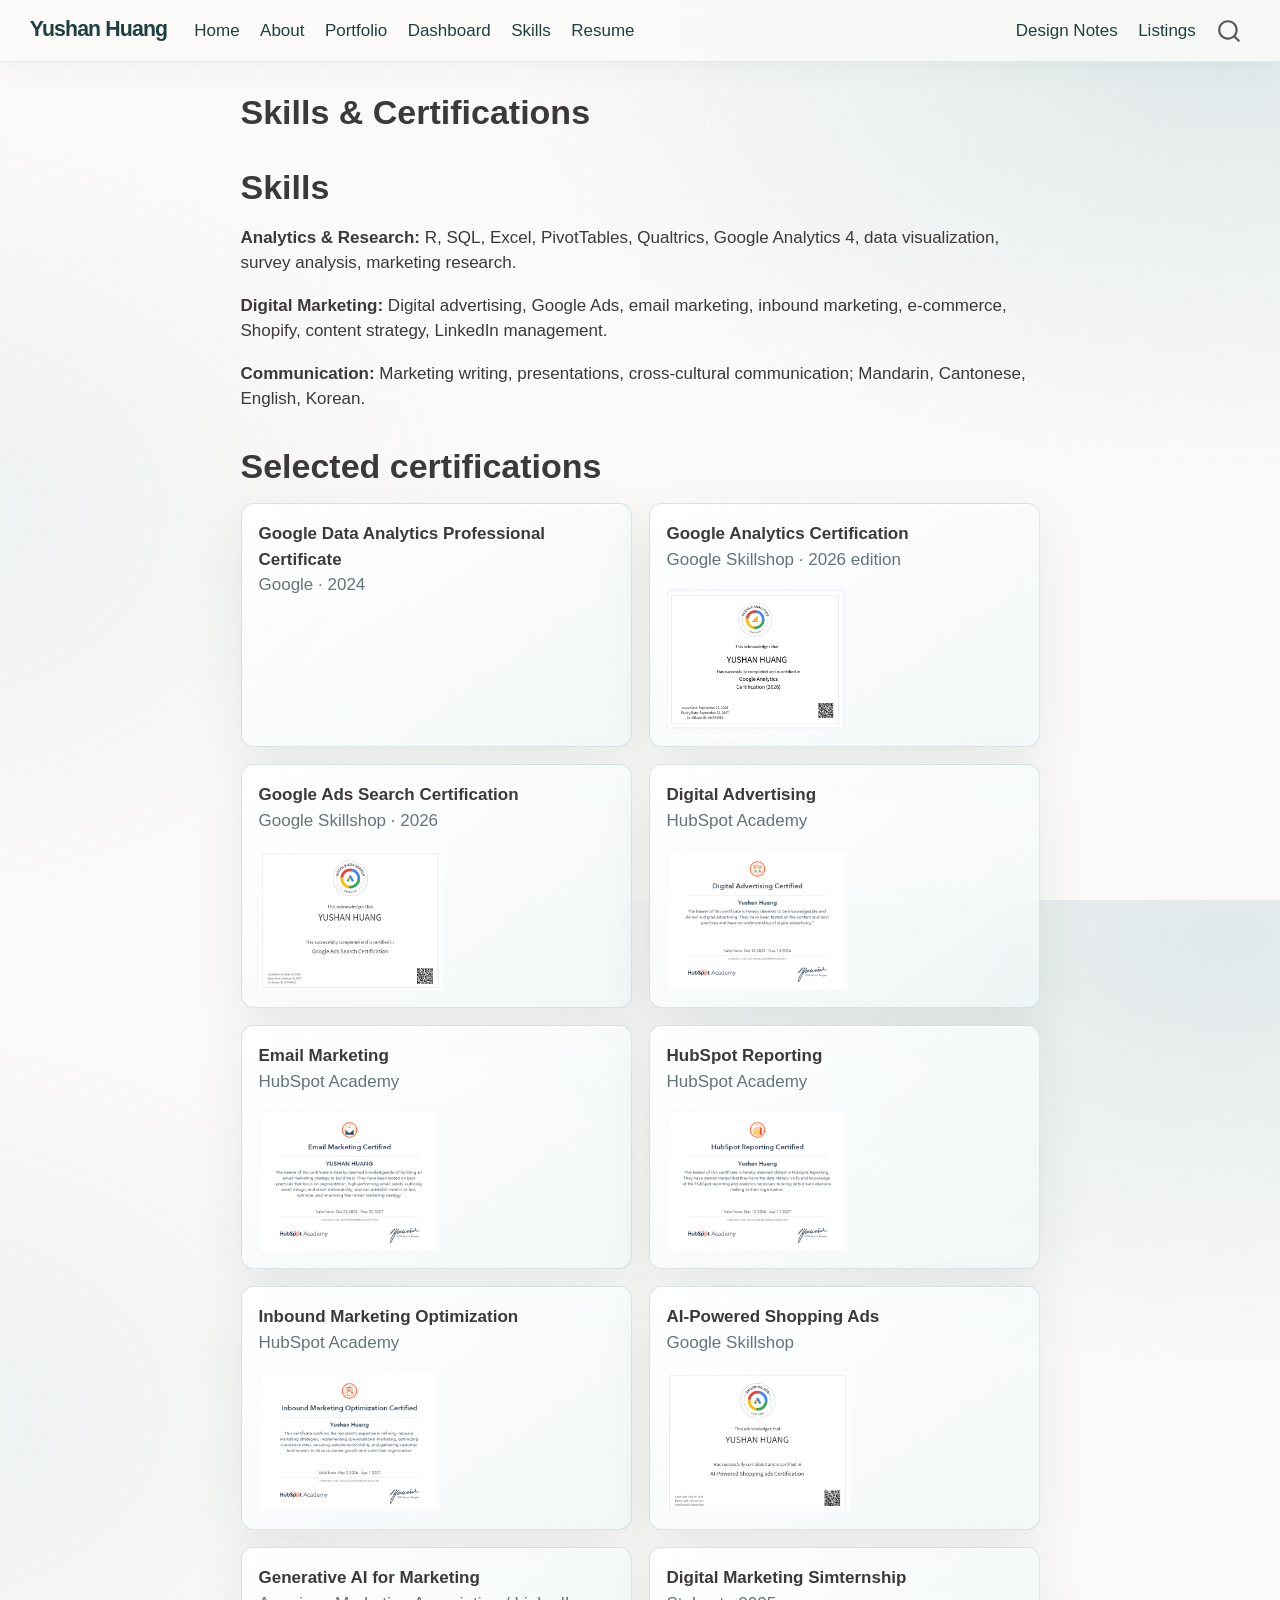
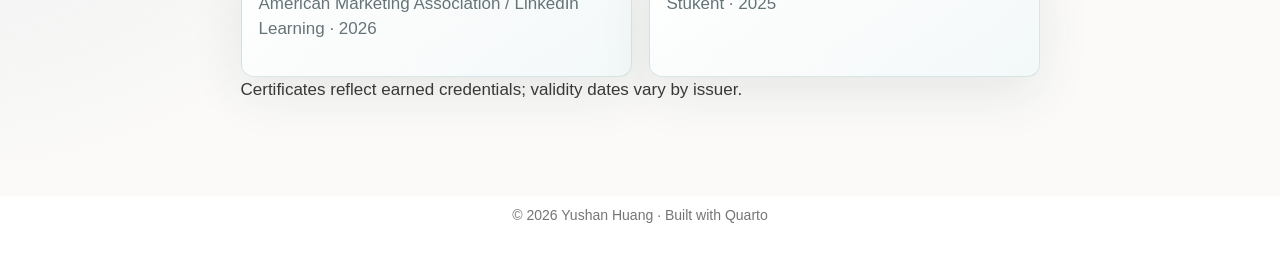
<file: docs/skills.html>
<!DOCTYPE html>
<html xmlns="http://www.w3.org/1999/xhtml" lang="en" xml:lang="en"><head>

<meta charset="utf-8">
<meta name="generator" content="quarto-1.7.32">

<meta name="viewport" content="width=device-width, initial-scale=1.0, user-scalable=yes">


<title>Skills &amp; Certifications – Yushan Huang</title>
<style>
code{white-space: pre-wrap;}
span.smallcaps{font-variant: small-caps;}
div.columns{display: flex; gap: min(4vw, 1.5em);}
div.column{flex: auto; overflow-x: auto;}
div.hanging-indent{margin-left: 1.5em; text-indent: -1.5em;}
ul.task-list{list-style: none;}
ul.task-list li input[type="checkbox"] {
  width: 0.8em;
  margin: 0 0.8em 0.2em -1em; /* quarto-specific, see https://github.com/quarto-dev/quarto-cli/issues/4556 */ 
  vertical-align: middle;
}
</style>


<script src="site_libs/quarto-nav/quarto-nav.js"></script>
<script src="site_libs/quarto-nav/headroom.min.js"></script>
<script src="site_libs/clipboard/clipboard.min.js"></script>
<script src="site_libs/quarto-search/autocomplete.umd.js"></script>
<script src="site_libs/quarto-search/fuse.min.js"></script>
<script src="site_libs/quarto-search/quarto-search.js"></script>
<meta name="quarto:offset" content="./">
<script src="site_libs/quarto-html/quarto.js" type="module"></script>
<script src="site_libs/quarto-html/tabsets/tabsets.js" type="module"></script>
<script src="site_libs/quarto-html/popper.min.js"></script>
<script src="site_libs/quarto-html/tippy.umd.min.js"></script>
<script src="site_libs/quarto-html/anchor.min.js"></script>
<link href="site_libs/quarto-html/tippy.css" rel="stylesheet">
<link href="site_libs/quarto-html/quarto-syntax-highlighting-37eea08aefeeee20ff55810ff984fec1.css" rel="stylesheet" id="quarto-text-highlighting-styles">
<script src="site_libs/bootstrap/bootstrap.min.js"></script>
<link href="site_libs/bootstrap/bootstrap-icons.css" rel="stylesheet">
<link href="site_libs/bootstrap/bootstrap-c1fac2584b48ed01fb6e278e36375074.min.css" rel="stylesheet" append-hash="true" id="quarto-bootstrap" data-mode="light">
<script id="quarto-search-options" type="application/json">{
  "location": "navbar",
  "copy-button": false,
  "collapse-after": 3,
  "panel-placement": "end",
  "type": "overlay",
  "limit": 50,
  "keyboard-shortcut": [
    "f",
    "/",
    "s"
  ],
  "show-item-context": false,
  "language": {
    "search-no-results-text": "No results",
    "search-matching-documents-text": "matching documents",
    "search-copy-link-title": "Copy link to search",
    "search-hide-matches-text": "Hide additional matches",
    "search-more-match-text": "more match in this document",
    "search-more-matches-text": "more matches in this document",
    "search-clear-button-title": "Clear",
    "search-text-placeholder": "",
    "search-detached-cancel-button-title": "Cancel",
    "search-submit-button-title": "Submit",
    "search-label": "Search"
  }
}</script>
<style>html{ scroll-behavior: smooth; }</style>


<link rel="stylesheet" href="styles.css">
</head>

<body class="nav-fixed fullcontent quarto-light">

<div id="quarto-search-results"></div>
  <header id="quarto-header" class="headroom fixed-top">
    <nav class="navbar navbar-expand-lg " data-bs-theme="dark">
      <div class="navbar-container container-fluid">
      <div class="navbar-brand-container mx-auto">
    <a class="navbar-brand" href="./index.html">
    <span class="navbar-title">Yushan Huang</span>
    </a>
  </div>
            <div id="quarto-search" class="" title="Search"></div>
          <button class="navbar-toggler" type="button" data-bs-toggle="collapse" data-bs-target="#navbarCollapse" aria-controls="navbarCollapse" role="menu" aria-expanded="false" aria-label="Toggle navigation" onclick="if (window.quartoToggleHeadroom) { window.quartoToggleHeadroom(); }">
  <span class="navbar-toggler-icon"></span>
</button>
          <div class="collapse navbar-collapse" id="navbarCollapse">
            <ul class="navbar-nav navbar-nav-scroll me-auto">
  <li class="nav-item">
    <a class="nav-link" href="./index.html"> 
<span class="menu-text">Home</span></a>
  </li>  
  <li class="nav-item">
    <a class="nav-link" href="./about.html"> 
<span class="menu-text">About</span></a>
  </li>  
  <li class="nav-item">
    <a class="nav-link" href="./projects.html"> 
<span class="menu-text">Portfolio</span></a>
  </li>  
  <li class="nav-item">
    <a class="nav-link" href="./dashboard.html"> 
<span class="menu-text">Dashboard</span></a>
  </li>  
  <li class="nav-item">
    <a class="nav-link active" href="./skills.html" aria-current="page"> 
<span class="menu-text">Skills</span></a>
  </li>  
  <li class="nav-item">
    <a class="nav-link" href="./resume.html"> 
<span class="menu-text">Resume</span></a>
  </li>  
</ul>
            <ul class="navbar-nav navbar-nav-scroll ms-auto">
  <li class="nav-item">
    <a class="nav-link" href="./css-scss.html"> 
<span class="menu-text">Design Notes</span></a>
  </li>  
  <li class="nav-item">
    <a class="nav-link" href="./listings.html"> 
<span class="menu-text">Listings</span></a>
  </li>  
</ul>
          </div> <!-- /navcollapse -->
            <div class="quarto-navbar-tools">
</div>
      </div> <!-- /container-fluid -->
    </nav>
</header>
<!-- content -->
<div id="quarto-content" class="quarto-container page-columns page-rows-contents page-layout-article page-navbar">
<!-- sidebar -->
<!-- margin-sidebar -->
    
<!-- main -->
<main class="content" id="quarto-document-content">

<header id="title-block-header" class="quarto-title-block default">
<div class="quarto-title">
<h1 class="title">Skills &amp; Certifications</h1>
</div>



<div class="quarto-title-meta">

    
  
    
  </div>
  


</header>


<section id="skills" class="level1">
<h1>Skills</h1>
<p><strong>Analytics &amp; Research:</strong> R, SQL, Excel, PivotTables, Qualtrics, Google Analytics 4, data visualization, survey analysis, marketing research.</p>
<p><strong>Digital Marketing:</strong> Digital advertising, Google Ads, email marketing, inbound marketing, e-commerce, Shopify, content strategy, LinkedIn management.</p>
<p><strong>Communication:</strong> Marketing writing, presentations, cross-cultural communication; Mandarin, Cantonese, English, Korean.</p>
</section>
<section id="selected-certifications" class="level1">
<h1>Selected certifications</h1>
<div class="certificate-grid">
<div class="cert">
<strong>Google Data Analytics Professional Certificate</strong>
<p class="muted">
Google · 2024
</p>
</div>
<div class="cert">
<strong>Google Analytics Certification</strong>
<p class="muted">
Google Skillshop · 2026 edition
</p>
<img src="certificates/google-analytics-2026.png" alt="Google Analytics certificate">
</div>
<div class="cert">
<strong>Google Ads Search Certification</strong>
<p class="muted">
Google Skillshop · 2026
</p>
<img src="certificates/google-ads-search.png" alt="Google Ads Search certificate">
</div>
<div class="cert">
<strong>Digital Advertising</strong>
<p class="muted">
HubSpot Academy
</p>
<img src="certificates/hubspot-digital-advertising.png" alt="HubSpot Digital Advertising certificate">
</div>
<div class="cert">
<strong>Email Marketing</strong>
<p class="muted">
HubSpot Academy
</p>
<img src="certificates/hubspot-email.png" alt="HubSpot Email Marketing certificate">
</div>
<div class="cert">
<strong>HubSpot Reporting</strong>
<p class="muted">
HubSpot Academy
</p>
<img src="certificates/hubspot-reporting.png" alt="HubSpot Reporting certificate">
</div>
<div class="cert">
<strong>Inbound Marketing Optimization</strong>
<p class="muted">
HubSpot Academy
</p>
<img src="certificates/hubspot-optimization.png" alt="HubSpot Inbound Marketing Optimization certificate">
</div>
<div class="cert">
<strong>AI-Powered Shopping Ads</strong>
<p class="muted">
Google Skillshop
</p>
<img src="certificates/google-shopping.png" alt="Google Shopping Ads certificate">
</div>
<div class="cert">
<strong>Generative AI for Marketing</strong>
<p class="muted">
American Marketing Association / LinkedIn Learning · 2026
</p>
</div>
<div class="cert">
<strong>Digital Marketing Simternship</strong>
<p class="muted">
Stukent · 2025
</p>
</div>
</div>
<p>Certificates reflect earned credentials; validity dates vary by issuer.</p>


</section>

</main> <!-- /main -->
<script>
(()=>{'use strict';
const init=()=>{
document.documentElement.classList.add('js-enhanced');
const unlock=document.getElementById('unlock-skills'),panel=document.getElementById('skill-reveal');
if(unlock&&panel){unlock.addEventListener('click',()=>{const opened=panel.classList.toggle('open');unlock.setAttribute('aria-expanded',String(opened));unlock.textContent=opened?'Skills unlocked ✨':'Hire me to unlock my skills 🔓';});}
const buttons=document.querySelectorAll('.filter-btn');buttons.forEach(btn=>btn.addEventListener('click',()=>{buttons.forEach(b=>{b.classList.toggle('active',b===btn);b.setAttribute('aria-pressed',String(b===btn));});document.querySelectorAll('.project-card[data-category]').forEach(card=>{card.hidden=!(btn.dataset.filter==='all'||card.dataset.category===btn.dataset.filter);});}));
const reduce=window.matchMedia('(prefers-reduced-motion: reduce)').matches;
const items=document.querySelectorAll('.reveal-on-scroll');if('IntersectionObserver'in window&&!reduce){const obs=new IntersectionObserver(entries=>entries.forEach(e=>{if(e.isIntersecting){e.target.classList.add('visible');obs.unobserve(e.target);}}),{threshold:.07});items.forEach(el=>obs.observe(el));}else{items.forEach(el=>el.classList.add('visible'));}
if(!reduce&&window.matchMedia('(pointer:fine)').matches){const portrait=document.querySelector('.portrait-wrap');if(portrait){portrait.addEventListener('pointermove',e=>{const r=portrait.getBoundingClientRect();const x=(e.clientX-r.left)/r.width-.5,y=(e.clientY-r.top)/r.height-.5;portrait.style.transform=`rotate(-2deg) perspective(1000px) rotateY(${x*8}deg) rotateX(${-y*8}deg) translateY(-5px)`;});portrait.addEventListener('pointerleave',()=>portrait.style.transform='');}}
};if(document.readyState==='loading')document.addEventListener('DOMContentLoaded',init);else init();
})();
</script>
<script id="quarto-html-after-body" type="application/javascript">
  window.document.addEventListener("DOMContentLoaded", function (event) {
    const icon = "";
    const anchorJS = new window.AnchorJS();
    anchorJS.options = {
      placement: 'right',
      icon: icon
    };
    anchorJS.add('.anchored');
    const isCodeAnnotation = (el) => {
      for (const clz of el.classList) {
        if (clz.startsWith('code-annotation-')) {                     
          return true;
        }
      }
      return false;
    }
    const onCopySuccess = function(e) {
      // button target
      const button = e.trigger;
      // don't keep focus
      button.blur();
      // flash "checked"
      button.classList.add('code-copy-button-checked');
      var currentTitle = button.getAttribute("title");
      button.setAttribute("title", "Copied!");
      let tooltip;
      if (window.bootstrap) {
        button.setAttribute("data-bs-toggle", "tooltip");
        button.setAttribute("data-bs-placement", "left");
        button.setAttribute("data-bs-title", "Copied!");
        tooltip = new bootstrap.Tooltip(button, 
          { trigger: "manual", 
            customClass: "code-copy-button-tooltip",
            offset: [0, -8]});
        tooltip.show();    
      }
      setTimeout(function() {
        if (tooltip) {
          tooltip.hide();
          button.removeAttribute("data-bs-title");
          button.removeAttribute("data-bs-toggle");
          button.removeAttribute("data-bs-placement");
        }
        button.setAttribute("title", currentTitle);
        button.classList.remove('code-copy-button-checked');
      }, 1000);
      // clear code selection
      e.clearSelection();
    }
    const getTextToCopy = function(trigger) {
        const codeEl = trigger.previousElementSibling.cloneNode(true);
        for (const childEl of codeEl.children) {
          if (isCodeAnnotation(childEl)) {
            childEl.remove();
          }
        }
        return codeEl.innerText;
    }
    const clipboard = new window.ClipboardJS('.code-copy-button:not([data-in-quarto-modal])', {
      text: getTextToCopy
    });
    clipboard.on('success', onCopySuccess);
    if (window.document.getElementById('quarto-embedded-source-code-modal')) {
      const clipboardModal = new window.ClipboardJS('.code-copy-button[data-in-quarto-modal]', {
        text: getTextToCopy,
        container: window.document.getElementById('quarto-embedded-source-code-modal')
      });
      clipboardModal.on('success', onCopySuccess);
    }
      var localhostRegex = new RegExp(/^(?:http|https):\/\/localhost\:?[0-9]*\//);
      var mailtoRegex = new RegExp(/^mailto:/);
        var filterRegex = new RegExp('/' + window.location.host + '/');
      var isInternal = (href) => {
          return filterRegex.test(href) || localhostRegex.test(href) || mailtoRegex.test(href);
      }
      // Inspect non-navigation links and adorn them if external
     var links = window.document.querySelectorAll('a[href]:not(.nav-link):not(.navbar-brand):not(.toc-action):not(.sidebar-link):not(.sidebar-item-toggle):not(.pagination-link):not(.no-external):not([aria-hidden]):not(.dropdown-item):not(.quarto-navigation-tool):not(.about-link)');
      for (var i=0; i<links.length; i++) {
        const link = links[i];
        if (!isInternal(link.href)) {
          // undo the damage that might have been done by quarto-nav.js in the case of
          // links that we want to consider external
          if (link.dataset.originalHref !== undefined) {
            link.href = link.dataset.originalHref;
          }
        }
      }
    function tippyHover(el, contentFn, onTriggerFn, onUntriggerFn) {
      const config = {
        allowHTML: true,
        maxWidth: 500,
        delay: 100,
        arrow: false,
        appendTo: function(el) {
            return el.parentElement;
        },
        interactive: true,
        interactiveBorder: 10,
        theme: 'quarto',
        placement: 'bottom-start',
      };
      if (contentFn) {
        config.content = contentFn;
      }
      if (onTriggerFn) {
        config.onTrigger = onTriggerFn;
      }
      if (onUntriggerFn) {
        config.onUntrigger = onUntriggerFn;
      }
      window.tippy(el, config); 
    }
    const noterefs = window.document.querySelectorAll('a[role="doc-noteref"]');
    for (var i=0; i<noterefs.length; i++) {
      const ref = noterefs[i];
      tippyHover(ref, function() {
        // use id or data attribute instead here
        let href = ref.getAttribute('data-footnote-href') || ref.getAttribute('href');
        try { href = new URL(href).hash; } catch {}
        const id = href.replace(/^#\/?/, "");
        const note = window.document.getElementById(id);
        if (note) {
          return note.innerHTML;
        } else {
          return "";
        }
      });
    }
    const xrefs = window.document.querySelectorAll('a.quarto-xref');
    const processXRef = (id, note) => {
      // Strip column container classes
      const stripColumnClz = (el) => {
        el.classList.remove("page-full", "page-columns");
        if (el.children) {
          for (const child of el.children) {
            stripColumnClz(child);
          }
        }
      }
      stripColumnClz(note)
      if (id === null || id.startsWith('sec-')) {
        // Special case sections, only their first couple elements
        const container = document.createElement("div");
        if (note.children && note.children.length > 2) {
          container.appendChild(note.children[0].cloneNode(true));
          for (let i = 1; i < note.children.length; i++) {
            const child = note.children[i];
            if (child.tagName === "P" && child.innerText === "") {
              continue;
            } else {
              container.appendChild(child.cloneNode(true));
              break;
            }
          }
          if (window.Quarto?.typesetMath) {
            window.Quarto.typesetMath(container);
          }
          return container.innerHTML
        } else {
          if (window.Quarto?.typesetMath) {
            window.Quarto.typesetMath(note);
          }
          return note.innerHTML;
        }
      } else {
        // Remove any anchor links if they are present
        const anchorLink = note.querySelector('a.anchorjs-link');
        if (anchorLink) {
          anchorLink.remove();
        }
        if (window.Quarto?.typesetMath) {
          window.Quarto.typesetMath(note);
        }
        if (note.classList.contains("callout")) {
          return note.outerHTML;
        } else {
          return note.innerHTML;
        }
      }
    }
    for (var i=0; i<xrefs.length; i++) {
      const xref = xrefs[i];
      tippyHover(xref, undefined, function(instance) {
        instance.disable();
        let url = xref.getAttribute('href');
        let hash = undefined; 
        if (url.startsWith('#')) {
          hash = url;
        } else {
          try { hash = new URL(url).hash; } catch {}
        }
        if (hash) {
          const id = hash.replace(/^#\/?/, "");
          const note = window.document.getElementById(id);
          if (note !== null) {
            try {
              const html = processXRef(id, note.cloneNode(true));
              instance.setContent(html);
            } finally {
              instance.enable();
              instance.show();
            }
          } else {
            // See if we can fetch this
            fetch(url.split('#')[0])
            .then(res => res.text())
            .then(html => {
              const parser = new DOMParser();
              const htmlDoc = parser.parseFromString(html, "text/html");
              const note = htmlDoc.getElementById(id);
              if (note !== null) {
                const html = processXRef(id, note);
                instance.setContent(html);
              } 
            }).finally(() => {
              instance.enable();
              instance.show();
            });
          }
        } else {
          // See if we can fetch a full url (with no hash to target)
          // This is a special case and we should probably do some content thinning / targeting
          fetch(url)
          .then(res => res.text())
          .then(html => {
            const parser = new DOMParser();
            const htmlDoc = parser.parseFromString(html, "text/html");
            const note = htmlDoc.querySelector('main.content');
            if (note !== null) {
              // This should only happen for chapter cross references
              // (since there is no id in the URL)
              // remove the first header
              if (note.children.length > 0 && note.children[0].tagName === "HEADER") {
                note.children[0].remove();
              }
              const html = processXRef(null, note);
              instance.setContent(html);
            } 
          }).finally(() => {
            instance.enable();
            instance.show();
          });
        }
      }, function(instance) {
      });
    }
        let selectedAnnoteEl;
        const selectorForAnnotation = ( cell, annotation) => {
          let cellAttr = 'data-code-cell="' + cell + '"';
          let lineAttr = 'data-code-annotation="' +  annotation + '"';
          const selector = 'span[' + cellAttr + '][' + lineAttr + ']';
          return selector;
        }
        const selectCodeLines = (annoteEl) => {
          const doc = window.document;
          const targetCell = annoteEl.getAttribute("data-target-cell");
          const targetAnnotation = annoteEl.getAttribute("data-target-annotation");
          const annoteSpan = window.document.querySelector(selectorForAnnotation(targetCell, targetAnnotation));
          const lines = annoteSpan.getAttribute("data-code-lines").split(",");
          const lineIds = lines.map((line) => {
            return targetCell + "-" + line;
          })
          let top = null;
          let height = null;
          let parent = null;
          if (lineIds.length > 0) {
              //compute the position of the single el (top and bottom and make a div)
              const el = window.document.getElementById(lineIds[0]);
              top = el.offsetTop;
              height = el.offsetHeight;
              parent = el.parentElement.parentElement;
            if (lineIds.length > 1) {
              const lastEl = window.document.getElementById(lineIds[lineIds.length - 1]);
              const bottom = lastEl.offsetTop + lastEl.offsetHeight;
              height = bottom - top;
            }
            if (top !== null && height !== null && parent !== null) {
              // cook up a div (if necessary) and position it 
              let div = window.document.getElementById("code-annotation-line-highlight");
              if (div === null) {
                div = window.document.createElement("div");
                div.setAttribute("id", "code-annotation-line-highlight");
                div.style.position = 'absolute';
                parent.appendChild(div);
              }
              div.style.top = top - 2 + "px";
              div.style.height = height + 4 + "px";
              div.style.left = 0;
              let gutterDiv = window.document.getElementById("code-annotation-line-highlight-gutter");
              if (gutterDiv === null) {
                gutterDiv = window.document.createElement("div");
                gutterDiv.setAttribute("id", "code-annotation-line-highlight-gutter");
                gutterDiv.style.position = 'absolute';
                const codeCell = window.document.getElementById(targetCell);
                const gutter = codeCell.querySelector('.code-annotation-gutter');
                gutter.appendChild(gutterDiv);
              }
              gutterDiv.style.top = top - 2 + "px";
              gutterDiv.style.height = height + 4 + "px";
            }
            selectedAnnoteEl = annoteEl;
          }
        };
        const unselectCodeLines = () => {
          const elementsIds = ["code-annotation-line-highlight", "code-annotation-line-highlight-gutter"];
          elementsIds.forEach((elId) => {
            const div = window.document.getElementById(elId);
            if (div) {
              div.remove();
            }
          });
          selectedAnnoteEl = undefined;
        };
          // Handle positioning of the toggle
      window.addEventListener(
        "resize",
        throttle(() => {
          elRect = undefined;
          if (selectedAnnoteEl) {
            selectCodeLines(selectedAnnoteEl);
          }
        }, 10)
      );
      function throttle(fn, ms) {
      let throttle = false;
      let timer;
        return (...args) => {
          if(!throttle) { // first call gets through
              fn.apply(this, args);
              throttle = true;
          } else { // all the others get throttled
              if(timer) clearTimeout(timer); // cancel #2
              timer = setTimeout(() => {
                fn.apply(this, args);
                timer = throttle = false;
              }, ms);
          }
        };
      }
        // Attach click handler to the DT
        const annoteDls = window.document.querySelectorAll('dt[data-target-cell]');
        for (const annoteDlNode of annoteDls) {
          annoteDlNode.addEventListener('click', (event) => {
            const clickedEl = event.target;
            if (clickedEl !== selectedAnnoteEl) {
              unselectCodeLines();
              const activeEl = window.document.querySelector('dt[data-target-cell].code-annotation-active');
              if (activeEl) {
                activeEl.classList.remove('code-annotation-active');
              }
              selectCodeLines(clickedEl);
              clickedEl.classList.add('code-annotation-active');
            } else {
              // Unselect the line
              unselectCodeLines();
              clickedEl.classList.remove('code-annotation-active');
            }
          });
        }
    const findCites = (el) => {
      const parentEl = el.parentElement;
      if (parentEl) {
        const cites = parentEl.dataset.cites;
        if (cites) {
          return {
            el,
            cites: cites.split(' ')
          };
        } else {
          return findCites(el.parentElement)
        }
      } else {
        return undefined;
      }
    };
    var bibliorefs = window.document.querySelectorAll('a[role="doc-biblioref"]');
    for (var i=0; i<bibliorefs.length; i++) {
      const ref = bibliorefs[i];
      const citeInfo = findCites(ref);
      if (citeInfo) {
        tippyHover(citeInfo.el, function() {
          var popup = window.document.createElement('div');
          citeInfo.cites.forEach(function(cite) {
            var citeDiv = window.document.createElement('div');
            citeDiv.classList.add('hanging-indent');
            citeDiv.classList.add('csl-entry');
            var biblioDiv = window.document.getElementById('ref-' + cite);
            if (biblioDiv) {
              citeDiv.innerHTML = biblioDiv.innerHTML;
            }
            popup.appendChild(citeDiv);
          });
          return popup.innerHTML;
        });
      }
    }
  });
  </script>
</div> <!-- /content -->
<footer class="footer">
  <div class="nav-footer">
    <div class="nav-footer-left">
      &nbsp;
    </div>   
    <div class="nav-footer-center">
<p>© 2026 Yushan Huang · Built with Quarto</p>
</div>
    <div class="nav-footer-right">
      &nbsp;
    </div>
  </div>
</footer>




<script src="site_libs/quarto-html/zenscroll-min.js"></script>
</body></html>
</file>
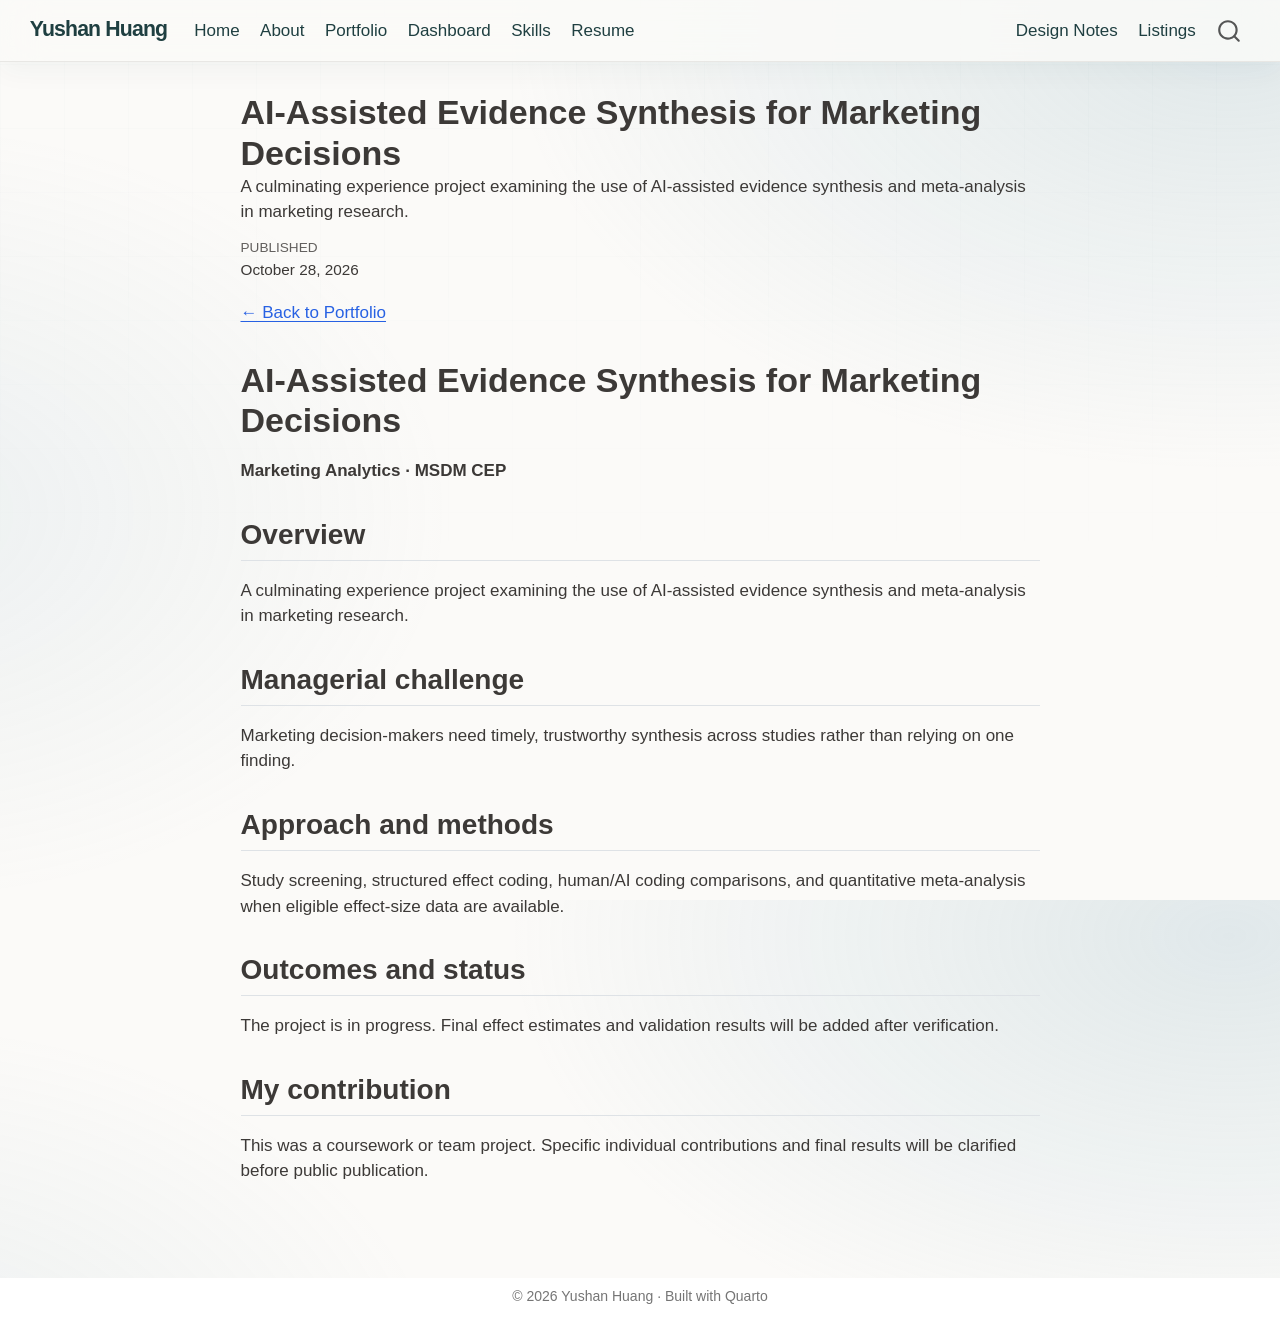
<file: docs/projects/ai-meta-analysis.html>
<!DOCTYPE html>
<html xmlns="http://www.w3.org/1999/xhtml" lang="en" xml:lang="en"><head>

<meta charset="utf-8">
<meta name="generator" content="quarto-1.7.32">

<meta name="viewport" content="width=device-width, initial-scale=1.0, user-scalable=yes">

<meta name="dcterms.date" content="2026-10-28">
<meta name="description" content="A culminating experience project examining the use of AI-assisted evidence synthesis and meta-analysis in marketing research.">

<title>AI-Assisted Evidence Synthesis for Marketing Decisions – Yushan Huang</title>
<style>
code{white-space: pre-wrap;}
span.smallcaps{font-variant: small-caps;}
div.columns{display: flex; gap: min(4vw, 1.5em);}
div.column{flex: auto; overflow-x: auto;}
div.hanging-indent{margin-left: 1.5em; text-indent: -1.5em;}
ul.task-list{list-style: none;}
ul.task-list li input[type="checkbox"] {
  width: 0.8em;
  margin: 0 0.8em 0.2em -1em; /* quarto-specific, see https://github.com/quarto-dev/quarto-cli/issues/4556 */ 
  vertical-align: middle;
}
</style>


<script src="../site_libs/quarto-nav/quarto-nav.js"></script>
<script src="../site_libs/quarto-nav/headroom.min.js"></script>
<script src="../site_libs/clipboard/clipboard.min.js"></script>
<script src="../site_libs/quarto-search/autocomplete.umd.js"></script>
<script src="../site_libs/quarto-search/fuse.min.js"></script>
<script src="../site_libs/quarto-search/quarto-search.js"></script>
<meta name="quarto:offset" content="../">
<script src="../site_libs/quarto-html/quarto.js" type="module"></script>
<script src="../site_libs/quarto-html/tabsets/tabsets.js" type="module"></script>
<script src="../site_libs/quarto-html/popper.min.js"></script>
<script src="../site_libs/quarto-html/tippy.umd.min.js"></script>
<script src="../site_libs/quarto-html/anchor.min.js"></script>
<link href="../site_libs/quarto-html/tippy.css" rel="stylesheet">
<link href="../site_libs/quarto-html/quarto-syntax-highlighting-37eea08aefeeee20ff55810ff984fec1.css" rel="stylesheet" id="quarto-text-highlighting-styles">
<script src="../site_libs/bootstrap/bootstrap.min.js"></script>
<link href="../site_libs/bootstrap/bootstrap-icons.css" rel="stylesheet">
<link href="../site_libs/bootstrap/bootstrap-c1fac2584b48ed01fb6e278e36375074.min.css" rel="stylesheet" append-hash="true" id="quarto-bootstrap" data-mode="light">
<script id="quarto-search-options" type="application/json">{
  "location": "navbar",
  "copy-button": false,
  "collapse-after": 3,
  "panel-placement": "end",
  "type": "overlay",
  "limit": 50,
  "keyboard-shortcut": [
    "f",
    "/",
    "s"
  ],
  "show-item-context": false,
  "language": {
    "search-no-results-text": "No results",
    "search-matching-documents-text": "matching documents",
    "search-copy-link-title": "Copy link to search",
    "search-hide-matches-text": "Hide additional matches",
    "search-more-match-text": "more match in this document",
    "search-more-matches-text": "more matches in this document",
    "search-clear-button-title": "Clear",
    "search-text-placeholder": "",
    "search-detached-cancel-button-title": "Cancel",
    "search-submit-button-title": "Submit",
    "search-label": "Search"
  }
}</script>
<style>html{ scroll-behavior: smooth; }</style>


<link rel="stylesheet" href="../styles.css">
</head>

<body class="nav-fixed fullcontent quarto-light">

<div id="quarto-search-results"></div>
  <header id="quarto-header" class="headroom fixed-top">
    <nav class="navbar navbar-expand-lg " data-bs-theme="dark">
      <div class="navbar-container container-fluid">
      <div class="navbar-brand-container mx-auto">
    <a class="navbar-brand" href="../index.html">
    <span class="navbar-title">Yushan Huang</span>
    </a>
  </div>
            <div id="quarto-search" class="" title="Search"></div>
          <button class="navbar-toggler" type="button" data-bs-toggle="collapse" data-bs-target="#navbarCollapse" aria-controls="navbarCollapse" role="menu" aria-expanded="false" aria-label="Toggle navigation" onclick="if (window.quartoToggleHeadroom) { window.quartoToggleHeadroom(); }">
  <span class="navbar-toggler-icon"></span>
</button>
          <div class="collapse navbar-collapse" id="navbarCollapse">
            <ul class="navbar-nav navbar-nav-scroll me-auto">
  <li class="nav-item">
    <a class="nav-link" href="../index.html"> 
<span class="menu-text">Home</span></a>
  </li>  
  <li class="nav-item">
    <a class="nav-link" href="../about.html"> 
<span class="menu-text">About</span></a>
  </li>  
  <li class="nav-item">
    <a class="nav-link" href="../projects.html"> 
<span class="menu-text">Portfolio</span></a>
  </li>  
  <li class="nav-item">
    <a class="nav-link" href="../dashboard.html"> 
<span class="menu-text">Dashboard</span></a>
  </li>  
  <li class="nav-item">
    <a class="nav-link" href="../skills.html"> 
<span class="menu-text">Skills</span></a>
  </li>  
  <li class="nav-item">
    <a class="nav-link" href="../resume.html"> 
<span class="menu-text">Resume</span></a>
  </li>  
</ul>
            <ul class="navbar-nav navbar-nav-scroll ms-auto">
  <li class="nav-item">
    <a class="nav-link" href="../css-scss.html"> 
<span class="menu-text">Design Notes</span></a>
  </li>  
  <li class="nav-item">
    <a class="nav-link" href="../listings.html"> 
<span class="menu-text">Listings</span></a>
  </li>  
</ul>
          </div> <!-- /navcollapse -->
            <div class="quarto-navbar-tools">
</div>
      </div> <!-- /container-fluid -->
    </nav>
</header>
<!-- content -->
<div id="quarto-content" class="quarto-container page-columns page-rows-contents page-layout-article page-navbar">
<!-- sidebar -->
<!-- margin-sidebar -->
    
<!-- main -->
<main class="content" id="quarto-document-content">

<header id="title-block-header" class="quarto-title-block default">
<div class="quarto-title">
<h1 class="title">AI-Assisted Evidence Synthesis for Marketing Decisions</h1>
</div>

<div>
  <div class="description">
    A culminating experience project examining the use of AI-assisted evidence synthesis and meta-analysis in marketing research.
  </div>
</div>


<div class="quarto-title-meta">

    
    <div>
    <div class="quarto-title-meta-heading">Published</div>
    <div class="quarto-title-meta-contents">
      <p class="date">October 28, 2026</p>
    </div>
  </div>
  
    
  </div>
  


</header>


<p><a href="../projects.html">← Back to Portfolio</a></p>
<section id="ai-assisted-evidence-synthesis-for-marketing-decisions" class="level1">
<h1>AI-Assisted Evidence Synthesis for Marketing Decisions</h1>
<p><strong>Marketing Analytics · MSDM CEP</strong></p>
<section id="overview" class="level2">
<h2 class="anchored" data-anchor-id="overview">Overview</h2>
<p>A culminating experience project examining the use of AI-assisted evidence synthesis and meta-analysis in marketing research.</p>
</section>
<section id="managerial-challenge" class="level2">
<h2 class="anchored" data-anchor-id="managerial-challenge">Managerial challenge</h2>
<p>Marketing decision-makers need timely, trustworthy synthesis across studies rather than relying on one finding.</p>
</section>
<section id="approach-and-methods" class="level2">
<h2 class="anchored" data-anchor-id="approach-and-methods">Approach and methods</h2>
<p>Study screening, structured effect coding, human/AI coding comparisons, and quantitative meta-analysis when eligible effect-size data are available.</p>
</section>
<section id="outcomes-and-status" class="level2">
<h2 class="anchored" data-anchor-id="outcomes-and-status">Outcomes and status</h2>
<p>The project is in progress. Final effect estimates and validation results will be added after verification.</p>
</section>
<section id="my-contribution" class="level2">
<h2 class="anchored" data-anchor-id="my-contribution">My contribution</h2>
<p>This was a coursework or team project. Specific individual contributions and final results will be clarified before public publication.</p>


</section>
</section>

</main> <!-- /main -->
<script>
(()=>{'use strict';
const init=()=>{
document.documentElement.classList.add('js-enhanced');
const unlock=document.getElementById('unlock-skills'),panel=document.getElementById('skill-reveal');
if(unlock&&panel){unlock.addEventListener('click',()=>{const opened=panel.classList.toggle('open');unlock.setAttribute('aria-expanded',String(opened));unlock.textContent=opened?'Skills unlocked ✨':'Hire me to unlock my skills 🔓';});}
const buttons=document.querySelectorAll('.filter-btn');buttons.forEach(btn=>btn.addEventListener('click',()=>{buttons.forEach(b=>{b.classList.toggle('active',b===btn);b.setAttribute('aria-pressed',String(b===btn));});document.querySelectorAll('.project-card[data-category]').forEach(card=>{card.hidden=!(btn.dataset.filter==='all'||card.dataset.category===btn.dataset.filter);});}));
const reduce=window.matchMedia('(prefers-reduced-motion: reduce)').matches;
const items=document.querySelectorAll('.reveal-on-scroll');if('IntersectionObserver'in window&&!reduce){const obs=new IntersectionObserver(entries=>entries.forEach(e=>{if(e.isIntersecting){e.target.classList.add('visible');obs.unobserve(e.target);}}),{threshold:.07});items.forEach(el=>obs.observe(el));}else{items.forEach(el=>el.classList.add('visible'));}
if(!reduce&&window.matchMedia('(pointer:fine)').matches){const portrait=document.querySelector('.portrait-wrap');if(portrait){portrait.addEventListener('pointermove',e=>{const r=portrait.getBoundingClientRect();const x=(e.clientX-r.left)/r.width-.5,y=(e.clientY-r.top)/r.height-.5;portrait.style.transform=`rotate(-2deg) perspective(1000px) rotateY(${x*8}deg) rotateX(${-y*8}deg) translateY(-5px)`;});portrait.addEventListener('pointerleave',()=>portrait.style.transform='');}}
};if(document.readyState==='loading')document.addEventListener('DOMContentLoaded',init);else init();
})();
</script>
<script id="quarto-html-after-body" type="application/javascript">
  window.document.addEventListener("DOMContentLoaded", function (event) {
    const icon = "";
    const anchorJS = new window.AnchorJS();
    anchorJS.options = {
      placement: 'right',
      icon: icon
    };
    anchorJS.add('.anchored');
    const isCodeAnnotation = (el) => {
      for (const clz of el.classList) {
        if (clz.startsWith('code-annotation-')) {                     
          return true;
        }
      }
      return false;
    }
    const onCopySuccess = function(e) {
      // button target
      const button = e.trigger;
      // don't keep focus
      button.blur();
      // flash "checked"
      button.classList.add('code-copy-button-checked');
      var currentTitle = button.getAttribute("title");
      button.setAttribute("title", "Copied!");
      let tooltip;
      if (window.bootstrap) {
        button.setAttribute("data-bs-toggle", "tooltip");
        button.setAttribute("data-bs-placement", "left");
        button.setAttribute("data-bs-title", "Copied!");
        tooltip = new bootstrap.Tooltip(button, 
          { trigger: "manual", 
            customClass: "code-copy-button-tooltip",
            offset: [0, -8]});
        tooltip.show();    
      }
      setTimeout(function() {
        if (tooltip) {
          tooltip.hide();
          button.removeAttribute("data-bs-title");
          button.removeAttribute("data-bs-toggle");
          button.removeAttribute("data-bs-placement");
        }
        button.setAttribute("title", currentTitle);
        button.classList.remove('code-copy-button-checked');
      }, 1000);
      // clear code selection
      e.clearSelection();
    }
    const getTextToCopy = function(trigger) {
        const codeEl = trigger.previousElementSibling.cloneNode(true);
        for (const childEl of codeEl.children) {
          if (isCodeAnnotation(childEl)) {
            childEl.remove();
          }
        }
        return codeEl.innerText;
    }
    const clipboard = new window.ClipboardJS('.code-copy-button:not([data-in-quarto-modal])', {
      text: getTextToCopy
    });
    clipboard.on('success', onCopySuccess);
    if (window.document.getElementById('quarto-embedded-source-code-modal')) {
      const clipboardModal = new window.ClipboardJS('.code-copy-button[data-in-quarto-modal]', {
        text: getTextToCopy,
        container: window.document.getElementById('quarto-embedded-source-code-modal')
      });
      clipboardModal.on('success', onCopySuccess);
    }
      var localhostRegex = new RegExp(/^(?:http|https):\/\/localhost\:?[0-9]*\//);
      var mailtoRegex = new RegExp(/^mailto:/);
        var filterRegex = new RegExp('/' + window.location.host + '/');
      var isInternal = (href) => {
          return filterRegex.test(href) || localhostRegex.test(href) || mailtoRegex.test(href);
      }
      // Inspect non-navigation links and adorn them if external
     var links = window.document.querySelectorAll('a[href]:not(.nav-link):not(.navbar-brand):not(.toc-action):not(.sidebar-link):not(.sidebar-item-toggle):not(.pagination-link):not(.no-external):not([aria-hidden]):not(.dropdown-item):not(.quarto-navigation-tool):not(.about-link)');
      for (var i=0; i<links.length; i++) {
        const link = links[i];
        if (!isInternal(link.href)) {
          // undo the damage that might have been done by quarto-nav.js in the case of
          // links that we want to consider external
          if (link.dataset.originalHref !== undefined) {
            link.href = link.dataset.originalHref;
          }
        }
      }
    function tippyHover(el, contentFn, onTriggerFn, onUntriggerFn) {
      const config = {
        allowHTML: true,
        maxWidth: 500,
        delay: 100,
        arrow: false,
        appendTo: function(el) {
            return el.parentElement;
        },
        interactive: true,
        interactiveBorder: 10,
        theme: 'quarto',
        placement: 'bottom-start',
      };
      if (contentFn) {
        config.content = contentFn;
      }
      if (onTriggerFn) {
        config.onTrigger = onTriggerFn;
      }
      if (onUntriggerFn) {
        config.onUntrigger = onUntriggerFn;
      }
      window.tippy(el, config); 
    }
    const noterefs = window.document.querySelectorAll('a[role="doc-noteref"]');
    for (var i=0; i<noterefs.length; i++) {
      const ref = noterefs[i];
      tippyHover(ref, function() {
        // use id or data attribute instead here
        let href = ref.getAttribute('data-footnote-href') || ref.getAttribute('href');
        try { href = new URL(href).hash; } catch {}
        const id = href.replace(/^#\/?/, "");
        const note = window.document.getElementById(id);
        if (note) {
          return note.innerHTML;
        } else {
          return "";
        }
      });
    }
    const xrefs = window.document.querySelectorAll('a.quarto-xref');
    const processXRef = (id, note) => {
      // Strip column container classes
      const stripColumnClz = (el) => {
        el.classList.remove("page-full", "page-columns");
        if (el.children) {
          for (const child of el.children) {
            stripColumnClz(child);
          }
        }
      }
      stripColumnClz(note)
      if (id === null || id.startsWith('sec-')) {
        // Special case sections, only their first couple elements
        const container = document.createElement("div");
        if (note.children && note.children.length > 2) {
          container.appendChild(note.children[0].cloneNode(true));
          for (let i = 1; i < note.children.length; i++) {
            const child = note.children[i];
            if (child.tagName === "P" && child.innerText === "") {
              continue;
            } else {
              container.appendChild(child.cloneNode(true));
              break;
            }
          }
          if (window.Quarto?.typesetMath) {
            window.Quarto.typesetMath(container);
          }
          return container.innerHTML
        } else {
          if (window.Quarto?.typesetMath) {
            window.Quarto.typesetMath(note);
          }
          return note.innerHTML;
        }
      } else {
        // Remove any anchor links if they are present
        const anchorLink = note.querySelector('a.anchorjs-link');
        if (anchorLink) {
          anchorLink.remove();
        }
        if (window.Quarto?.typesetMath) {
          window.Quarto.typesetMath(note);
        }
        if (note.classList.contains("callout")) {
          return note.outerHTML;
        } else {
          return note.innerHTML;
        }
      }
    }
    for (var i=0; i<xrefs.length; i++) {
      const xref = xrefs[i];
      tippyHover(xref, undefined, function(instance) {
        instance.disable();
        let url = xref.getAttribute('href');
        let hash = undefined; 
        if (url.startsWith('#')) {
          hash = url;
        } else {
          try { hash = new URL(url).hash; } catch {}
        }
        if (hash) {
          const id = hash.replace(/^#\/?/, "");
          const note = window.document.getElementById(id);
          if (note !== null) {
            try {
              const html = processXRef(id, note.cloneNode(true));
              instance.setContent(html);
            } finally {
              instance.enable();
              instance.show();
            }
          } else {
            // See if we can fetch this
            fetch(url.split('#')[0])
            .then(res => res.text())
            .then(html => {
              const parser = new DOMParser();
              const htmlDoc = parser.parseFromString(html, "text/html");
              const note = htmlDoc.getElementById(id);
              if (note !== null) {
                const html = processXRef(id, note);
                instance.setContent(html);
              } 
            }).finally(() => {
              instance.enable();
              instance.show();
            });
          }
        } else {
          // See if we can fetch a full url (with no hash to target)
          // This is a special case and we should probably do some content thinning / targeting
          fetch(url)
          .then(res => res.text())
          .then(html => {
            const parser = new DOMParser();
            const htmlDoc = parser.parseFromString(html, "text/html");
            const note = htmlDoc.querySelector('main.content');
            if (note !== null) {
              // This should only happen for chapter cross references
              // (since there is no id in the URL)
              // remove the first header
              if (note.children.length > 0 && note.children[0].tagName === "HEADER") {
                note.children[0].remove();
              }
              const html = processXRef(null, note);
              instance.setContent(html);
            } 
          }).finally(() => {
            instance.enable();
            instance.show();
          });
        }
      }, function(instance) {
      });
    }
        let selectedAnnoteEl;
        const selectorForAnnotation = ( cell, annotation) => {
          let cellAttr = 'data-code-cell="' + cell + '"';
          let lineAttr = 'data-code-annotation="' +  annotation + '"';
          const selector = 'span[' + cellAttr + '][' + lineAttr + ']';
          return selector;
        }
        const selectCodeLines = (annoteEl) => {
          const doc = window.document;
          const targetCell = annoteEl.getAttribute("data-target-cell");
          const targetAnnotation = annoteEl.getAttribute("data-target-annotation");
          const annoteSpan = window.document.querySelector(selectorForAnnotation(targetCell, targetAnnotation));
          const lines = annoteSpan.getAttribute("data-code-lines").split(",");
          const lineIds = lines.map((line) => {
            return targetCell + "-" + line;
          })
          let top = null;
          let height = null;
          let parent = null;
          if (lineIds.length > 0) {
              //compute the position of the single el (top and bottom and make a div)
              const el = window.document.getElementById(lineIds[0]);
              top = el.offsetTop;
              height = el.offsetHeight;
              parent = el.parentElement.parentElement;
            if (lineIds.length > 1) {
              const lastEl = window.document.getElementById(lineIds[lineIds.length - 1]);
              const bottom = lastEl.offsetTop + lastEl.offsetHeight;
              height = bottom - top;
            }
            if (top !== null && height !== null && parent !== null) {
              // cook up a div (if necessary) and position it 
              let div = window.document.getElementById("code-annotation-line-highlight");
              if (div === null) {
                div = window.document.createElement("div");
                div.setAttribute("id", "code-annotation-line-highlight");
                div.style.position = 'absolute';
                parent.appendChild(div);
              }
              div.style.top = top - 2 + "px";
              div.style.height = height + 4 + "px";
              div.style.left = 0;
              let gutterDiv = window.document.getElementById("code-annotation-line-highlight-gutter");
              if (gutterDiv === null) {
                gutterDiv = window.document.createElement("div");
                gutterDiv.setAttribute("id", "code-annotation-line-highlight-gutter");
                gutterDiv.style.position = 'absolute';
                const codeCell = window.document.getElementById(targetCell);
                const gutter = codeCell.querySelector('.code-annotation-gutter');
                gutter.appendChild(gutterDiv);
              }
              gutterDiv.style.top = top - 2 + "px";
              gutterDiv.style.height = height + 4 + "px";
            }
            selectedAnnoteEl = annoteEl;
          }
        };
        const unselectCodeLines = () => {
          const elementsIds = ["code-annotation-line-highlight", "code-annotation-line-highlight-gutter"];
          elementsIds.forEach((elId) => {
            const div = window.document.getElementById(elId);
            if (div) {
              div.remove();
            }
          });
          selectedAnnoteEl = undefined;
        };
          // Handle positioning of the toggle
      window.addEventListener(
        "resize",
        throttle(() => {
          elRect = undefined;
          if (selectedAnnoteEl) {
            selectCodeLines(selectedAnnoteEl);
          }
        }, 10)
      );
      function throttle(fn, ms) {
      let throttle = false;
      let timer;
        return (...args) => {
          if(!throttle) { // first call gets through
              fn.apply(this, args);
              throttle = true;
          } else { // all the others get throttled
              if(timer) clearTimeout(timer); // cancel #2
              timer = setTimeout(() => {
                fn.apply(this, args);
                timer = throttle = false;
              }, ms);
          }
        };
      }
        // Attach click handler to the DT
        const annoteDls = window.document.querySelectorAll('dt[data-target-cell]');
        for (const annoteDlNode of annoteDls) {
          annoteDlNode.addEventListener('click', (event) => {
            const clickedEl = event.target;
            if (clickedEl !== selectedAnnoteEl) {
              unselectCodeLines();
              const activeEl = window.document.querySelector('dt[data-target-cell].code-annotation-active');
              if (activeEl) {
                activeEl.classList.remove('code-annotation-active');
              }
              selectCodeLines(clickedEl);
              clickedEl.classList.add('code-annotation-active');
            } else {
              // Unselect the line
              unselectCodeLines();
              clickedEl.classList.remove('code-annotation-active');
            }
          });
        }
    const findCites = (el) => {
      const parentEl = el.parentElement;
      if (parentEl) {
        const cites = parentEl.dataset.cites;
        if (cites) {
          return {
            el,
            cites: cites.split(' ')
          };
        } else {
          return findCites(el.parentElement)
        }
      } else {
        return undefined;
      }
    };
    var bibliorefs = window.document.querySelectorAll('a[role="doc-biblioref"]');
    for (var i=0; i<bibliorefs.length; i++) {
      const ref = bibliorefs[i];
      const citeInfo = findCites(ref);
      if (citeInfo) {
        tippyHover(citeInfo.el, function() {
          var popup = window.document.createElement('div');
          citeInfo.cites.forEach(function(cite) {
            var citeDiv = window.document.createElement('div');
            citeDiv.classList.add('hanging-indent');
            citeDiv.classList.add('csl-entry');
            var biblioDiv = window.document.getElementById('ref-' + cite);
            if (biblioDiv) {
              citeDiv.innerHTML = biblioDiv.innerHTML;
            }
            popup.appendChild(citeDiv);
          });
          return popup.innerHTML;
        });
      }
    }
  });
  </script>
</div> <!-- /content -->
<footer class="footer">
  <div class="nav-footer">
    <div class="nav-footer-left">
      &nbsp;
    </div>   
    <div class="nav-footer-center">
<p>© 2026 Yushan Huang · Built with Quarto</p>
</div>
    <div class="nav-footer-right">
      &nbsp;
    </div>
  </div>
</footer>




<script src="../site_libs/quarto-html/zenscroll-min.js"></script>
</body></html>
</file>
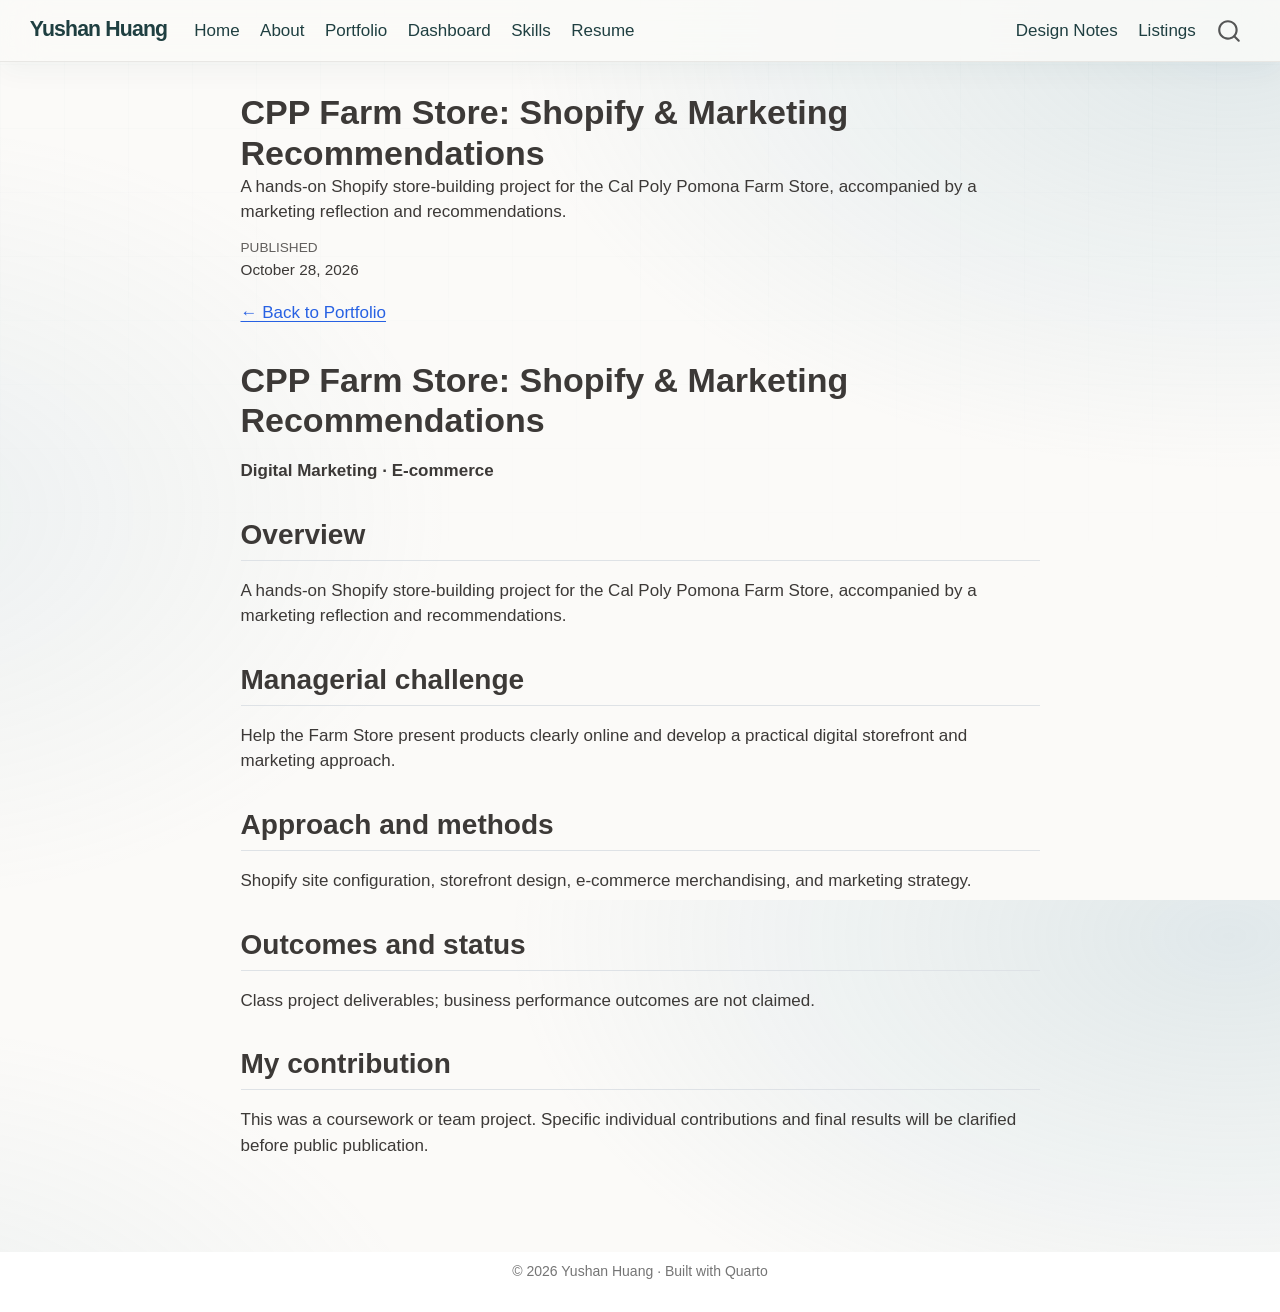
<file: docs/projects/farm-store.html>
<!DOCTYPE html>
<html xmlns="http://www.w3.org/1999/xhtml" lang="en" xml:lang="en"><head>

<meta charset="utf-8">
<meta name="generator" content="quarto-1.7.32">

<meta name="viewport" content="width=device-width, initial-scale=1.0, user-scalable=yes">

<meta name="dcterms.date" content="2026-10-28">
<meta name="description" content="A hands-on Shopify store-building project for the Cal Poly Pomona Farm Store, accompanied by a marketing reflection and recommendations.">

<title>CPP Farm Store: Shopify &amp; Marketing Recommendations – Yushan Huang</title>
<style>
code{white-space: pre-wrap;}
span.smallcaps{font-variant: small-caps;}
div.columns{display: flex; gap: min(4vw, 1.5em);}
div.column{flex: auto; overflow-x: auto;}
div.hanging-indent{margin-left: 1.5em; text-indent: -1.5em;}
ul.task-list{list-style: none;}
ul.task-list li input[type="checkbox"] {
  width: 0.8em;
  margin: 0 0.8em 0.2em -1em; /* quarto-specific, see https://github.com/quarto-dev/quarto-cli/issues/4556 */ 
  vertical-align: middle;
}
</style>


<script src="../site_libs/quarto-nav/quarto-nav.js"></script>
<script src="../site_libs/quarto-nav/headroom.min.js"></script>
<script src="../site_libs/clipboard/clipboard.min.js"></script>
<script src="../site_libs/quarto-search/autocomplete.umd.js"></script>
<script src="../site_libs/quarto-search/fuse.min.js"></script>
<script src="../site_libs/quarto-search/quarto-search.js"></script>
<meta name="quarto:offset" content="../">
<script src="../site_libs/quarto-html/quarto.js" type="module"></script>
<script src="../site_libs/quarto-html/tabsets/tabsets.js" type="module"></script>
<script src="../site_libs/quarto-html/popper.min.js"></script>
<script src="../site_libs/quarto-html/tippy.umd.min.js"></script>
<script src="../site_libs/quarto-html/anchor.min.js"></script>
<link href="../site_libs/quarto-html/tippy.css" rel="stylesheet">
<link href="../site_libs/quarto-html/quarto-syntax-highlighting-37eea08aefeeee20ff55810ff984fec1.css" rel="stylesheet" id="quarto-text-highlighting-styles">
<script src="../site_libs/bootstrap/bootstrap.min.js"></script>
<link href="../site_libs/bootstrap/bootstrap-icons.css" rel="stylesheet">
<link href="../site_libs/bootstrap/bootstrap-c1fac2584b48ed01fb6e278e36375074.min.css" rel="stylesheet" append-hash="true" id="quarto-bootstrap" data-mode="light">
<script id="quarto-search-options" type="application/json">{
  "location": "navbar",
  "copy-button": false,
  "collapse-after": 3,
  "panel-placement": "end",
  "type": "overlay",
  "limit": 50,
  "keyboard-shortcut": [
    "f",
    "/",
    "s"
  ],
  "show-item-context": false,
  "language": {
    "search-no-results-text": "No results",
    "search-matching-documents-text": "matching documents",
    "search-copy-link-title": "Copy link to search",
    "search-hide-matches-text": "Hide additional matches",
    "search-more-match-text": "more match in this document",
    "search-more-matches-text": "more matches in this document",
    "search-clear-button-title": "Clear",
    "search-text-placeholder": "",
    "search-detached-cancel-button-title": "Cancel",
    "search-submit-button-title": "Submit",
    "search-label": "Search"
  }
}</script>
<style>html{ scroll-behavior: smooth; }</style>


<link rel="stylesheet" href="../styles.css">
</head>

<body class="nav-fixed fullcontent quarto-light">

<div id="quarto-search-results"></div>
  <header id="quarto-header" class="headroom fixed-top">
    <nav class="navbar navbar-expand-lg " data-bs-theme="dark">
      <div class="navbar-container container-fluid">
      <div class="navbar-brand-container mx-auto">
    <a class="navbar-brand" href="../index.html">
    <span class="navbar-title">Yushan Huang</span>
    </a>
  </div>
            <div id="quarto-search" class="" title="Search"></div>
          <button class="navbar-toggler" type="button" data-bs-toggle="collapse" data-bs-target="#navbarCollapse" aria-controls="navbarCollapse" role="menu" aria-expanded="false" aria-label="Toggle navigation" onclick="if (window.quartoToggleHeadroom) { window.quartoToggleHeadroom(); }">
  <span class="navbar-toggler-icon"></span>
</button>
          <div class="collapse navbar-collapse" id="navbarCollapse">
            <ul class="navbar-nav navbar-nav-scroll me-auto">
  <li class="nav-item">
    <a class="nav-link" href="../index.html"> 
<span class="menu-text">Home</span></a>
  </li>  
  <li class="nav-item">
    <a class="nav-link" href="../about.html"> 
<span class="menu-text">About</span></a>
  </li>  
  <li class="nav-item">
    <a class="nav-link" href="../projects.html"> 
<span class="menu-text">Portfolio</span></a>
  </li>  
  <li class="nav-item">
    <a class="nav-link" href="../dashboard.html"> 
<span class="menu-text">Dashboard</span></a>
  </li>  
  <li class="nav-item">
    <a class="nav-link" href="../skills.html"> 
<span class="menu-text">Skills</span></a>
  </li>  
  <li class="nav-item">
    <a class="nav-link" href="../resume.html"> 
<span class="menu-text">Resume</span></a>
  </li>  
</ul>
            <ul class="navbar-nav navbar-nav-scroll ms-auto">
  <li class="nav-item">
    <a class="nav-link" href="../css-scss.html"> 
<span class="menu-text">Design Notes</span></a>
  </li>  
  <li class="nav-item">
    <a class="nav-link" href="../listings.html"> 
<span class="menu-text">Listings</span></a>
  </li>  
</ul>
          </div> <!-- /navcollapse -->
            <div class="quarto-navbar-tools">
</div>
      </div> <!-- /container-fluid -->
    </nav>
</header>
<!-- content -->
<div id="quarto-content" class="quarto-container page-columns page-rows-contents page-layout-article page-navbar">
<!-- sidebar -->
<!-- margin-sidebar -->
    
<!-- main -->
<main class="content" id="quarto-document-content">

<header id="title-block-header" class="quarto-title-block default">
<div class="quarto-title">
<h1 class="title">CPP Farm Store: Shopify &amp; Marketing Recommendations</h1>
</div>

<div>
  <div class="description">
    A hands-on Shopify store-building project for the Cal Poly Pomona Farm Store, accompanied by a marketing reflection and recommendations.
  </div>
</div>


<div class="quarto-title-meta">

    
    <div>
    <div class="quarto-title-meta-heading">Published</div>
    <div class="quarto-title-meta-contents">
      <p class="date">October 28, 2026</p>
    </div>
  </div>
  
    
  </div>
  


</header>


<p><a href="../projects.html">← Back to Portfolio</a></p>
<section id="cpp-farm-store-shopify-marketing-recommendations" class="level1">
<h1>CPP Farm Store: Shopify &amp; Marketing Recommendations</h1>
<p><strong>Digital Marketing · E-commerce</strong></p>
<section id="overview" class="level2">
<h2 class="anchored" data-anchor-id="overview">Overview</h2>
<p>A hands-on Shopify store-building project for the Cal Poly Pomona Farm Store, accompanied by a marketing reflection and recommendations.</p>
</section>
<section id="managerial-challenge" class="level2">
<h2 class="anchored" data-anchor-id="managerial-challenge">Managerial challenge</h2>
<p>Help the Farm Store present products clearly online and develop a practical digital storefront and marketing approach.</p>
</section>
<section id="approach-and-methods" class="level2">
<h2 class="anchored" data-anchor-id="approach-and-methods">Approach and methods</h2>
<p>Shopify site configuration, storefront design, e-commerce merchandising, and marketing strategy.</p>
</section>
<section id="outcomes-and-status" class="level2">
<h2 class="anchored" data-anchor-id="outcomes-and-status">Outcomes and status</h2>
<p>Class project deliverables; business performance outcomes are not claimed.</p>
</section>
<section id="my-contribution" class="level2">
<h2 class="anchored" data-anchor-id="my-contribution">My contribution</h2>
<p>This was a coursework or team project. Specific individual contributions and final results will be clarified before public publication.</p>


</section>
</section>

</main> <!-- /main -->
<script>
(()=>{'use strict';
const init=()=>{
document.documentElement.classList.add('js-enhanced');
const unlock=document.getElementById('unlock-skills'),panel=document.getElementById('skill-reveal');
if(unlock&&panel){unlock.addEventListener('click',()=>{const opened=panel.classList.toggle('open');unlock.setAttribute('aria-expanded',String(opened));unlock.textContent=opened?'Skills unlocked ✨':'Hire me to unlock my skills 🔓';});}
const buttons=document.querySelectorAll('.filter-btn');buttons.forEach(btn=>btn.addEventListener('click',()=>{buttons.forEach(b=>{b.classList.toggle('active',b===btn);b.setAttribute('aria-pressed',String(b===btn));});document.querySelectorAll('.project-card[data-category]').forEach(card=>{card.hidden=!(btn.dataset.filter==='all'||card.dataset.category===btn.dataset.filter);});}));
const reduce=window.matchMedia('(prefers-reduced-motion: reduce)').matches;
const items=document.querySelectorAll('.reveal-on-scroll');if('IntersectionObserver'in window&&!reduce){const obs=new IntersectionObserver(entries=>entries.forEach(e=>{if(e.isIntersecting){e.target.classList.add('visible');obs.unobserve(e.target);}}),{threshold:.07});items.forEach(el=>obs.observe(el));}else{items.forEach(el=>el.classList.add('visible'));}
if(!reduce&&window.matchMedia('(pointer:fine)').matches){const portrait=document.querySelector('.portrait-wrap');if(portrait){portrait.addEventListener('pointermove',e=>{const r=portrait.getBoundingClientRect();const x=(e.clientX-r.left)/r.width-.5,y=(e.clientY-r.top)/r.height-.5;portrait.style.transform=`rotate(-2deg) perspective(1000px) rotateY(${x*8}deg) rotateX(${-y*8}deg) translateY(-5px)`;});portrait.addEventListener('pointerleave',()=>portrait.style.transform='');}}
};if(document.readyState==='loading')document.addEventListener('DOMContentLoaded',init);else init();
})();
</script>
<script id="quarto-html-after-body" type="application/javascript">
  window.document.addEventListener("DOMContentLoaded", function (event) {
    const icon = "";
    const anchorJS = new window.AnchorJS();
    anchorJS.options = {
      placement: 'right',
      icon: icon
    };
    anchorJS.add('.anchored');
    const isCodeAnnotation = (el) => {
      for (const clz of el.classList) {
        if (clz.startsWith('code-annotation-')) {                     
          return true;
        }
      }
      return false;
    }
    const onCopySuccess = function(e) {
      // button target
      const button = e.trigger;
      // don't keep focus
      button.blur();
      // flash "checked"
      button.classList.add('code-copy-button-checked');
      var currentTitle = button.getAttribute("title");
      button.setAttribute("title", "Copied!");
      let tooltip;
      if (window.bootstrap) {
        button.setAttribute("data-bs-toggle", "tooltip");
        button.setAttribute("data-bs-placement", "left");
        button.setAttribute("data-bs-title", "Copied!");
        tooltip = new bootstrap.Tooltip(button, 
          { trigger: "manual", 
            customClass: "code-copy-button-tooltip",
            offset: [0, -8]});
        tooltip.show();    
      }
      setTimeout(function() {
        if (tooltip) {
          tooltip.hide();
          button.removeAttribute("data-bs-title");
          button.removeAttribute("data-bs-toggle");
          button.removeAttribute("data-bs-placement");
        }
        button.setAttribute("title", currentTitle);
        button.classList.remove('code-copy-button-checked');
      }, 1000);
      // clear code selection
      e.clearSelection();
    }
    const getTextToCopy = function(trigger) {
        const codeEl = trigger.previousElementSibling.cloneNode(true);
        for (const childEl of codeEl.children) {
          if (isCodeAnnotation(childEl)) {
            childEl.remove();
          }
        }
        return codeEl.innerText;
    }
    const clipboard = new window.ClipboardJS('.code-copy-button:not([data-in-quarto-modal])', {
      text: getTextToCopy
    });
    clipboard.on('success', onCopySuccess);
    if (window.document.getElementById('quarto-embedded-source-code-modal')) {
      const clipboardModal = new window.ClipboardJS('.code-copy-button[data-in-quarto-modal]', {
        text: getTextToCopy,
        container: window.document.getElementById('quarto-embedded-source-code-modal')
      });
      clipboardModal.on('success', onCopySuccess);
    }
      var localhostRegex = new RegExp(/^(?:http|https):\/\/localhost\:?[0-9]*\//);
      var mailtoRegex = new RegExp(/^mailto:/);
        var filterRegex = new RegExp('/' + window.location.host + '/');
      var isInternal = (href) => {
          return filterRegex.test(href) || localhostRegex.test(href) || mailtoRegex.test(href);
      }
      // Inspect non-navigation links and adorn them if external
     var links = window.document.querySelectorAll('a[href]:not(.nav-link):not(.navbar-brand):not(.toc-action):not(.sidebar-link):not(.sidebar-item-toggle):not(.pagination-link):not(.no-external):not([aria-hidden]):not(.dropdown-item):not(.quarto-navigation-tool):not(.about-link)');
      for (var i=0; i<links.length; i++) {
        const link = links[i];
        if (!isInternal(link.href)) {
          // undo the damage that might have been done by quarto-nav.js in the case of
          // links that we want to consider external
          if (link.dataset.originalHref !== undefined) {
            link.href = link.dataset.originalHref;
          }
        }
      }
    function tippyHover(el, contentFn, onTriggerFn, onUntriggerFn) {
      const config = {
        allowHTML: true,
        maxWidth: 500,
        delay: 100,
        arrow: false,
        appendTo: function(el) {
            return el.parentElement;
        },
        interactive: true,
        interactiveBorder: 10,
        theme: 'quarto',
        placement: 'bottom-start',
      };
      if (contentFn) {
        config.content = contentFn;
      }
      if (onTriggerFn) {
        config.onTrigger = onTriggerFn;
      }
      if (onUntriggerFn) {
        config.onUntrigger = onUntriggerFn;
      }
      window.tippy(el, config); 
    }
    const noterefs = window.document.querySelectorAll('a[role="doc-noteref"]');
    for (var i=0; i<noterefs.length; i++) {
      const ref = noterefs[i];
      tippyHover(ref, function() {
        // use id or data attribute instead here
        let href = ref.getAttribute('data-footnote-href') || ref.getAttribute('href');
        try { href = new URL(href).hash; } catch {}
        const id = href.replace(/^#\/?/, "");
        const note = window.document.getElementById(id);
        if (note) {
          return note.innerHTML;
        } else {
          return "";
        }
      });
    }
    const xrefs = window.document.querySelectorAll('a.quarto-xref');
    const processXRef = (id, note) => {
      // Strip column container classes
      const stripColumnClz = (el) => {
        el.classList.remove("page-full", "page-columns");
        if (el.children) {
          for (const child of el.children) {
            stripColumnClz(child);
          }
        }
      }
      stripColumnClz(note)
      if (id === null || id.startsWith('sec-')) {
        // Special case sections, only their first couple elements
        const container = document.createElement("div");
        if (note.children && note.children.length > 2) {
          container.appendChild(note.children[0].cloneNode(true));
          for (let i = 1; i < note.children.length; i++) {
            const child = note.children[i];
            if (child.tagName === "P" && child.innerText === "") {
              continue;
            } else {
              container.appendChild(child.cloneNode(true));
              break;
            }
          }
          if (window.Quarto?.typesetMath) {
            window.Quarto.typesetMath(container);
          }
          return container.innerHTML
        } else {
          if (window.Quarto?.typesetMath) {
            window.Quarto.typesetMath(note);
          }
          return note.innerHTML;
        }
      } else {
        // Remove any anchor links if they are present
        const anchorLink = note.querySelector('a.anchorjs-link');
        if (anchorLink) {
          anchorLink.remove();
        }
        if (window.Quarto?.typesetMath) {
          window.Quarto.typesetMath(note);
        }
        if (note.classList.contains("callout")) {
          return note.outerHTML;
        } else {
          return note.innerHTML;
        }
      }
    }
    for (var i=0; i<xrefs.length; i++) {
      const xref = xrefs[i];
      tippyHover(xref, undefined, function(instance) {
        instance.disable();
        let url = xref.getAttribute('href');
        let hash = undefined; 
        if (url.startsWith('#')) {
          hash = url;
        } else {
          try { hash = new URL(url).hash; } catch {}
        }
        if (hash) {
          const id = hash.replace(/^#\/?/, "");
          const note = window.document.getElementById(id);
          if (note !== null) {
            try {
              const html = processXRef(id, note.cloneNode(true));
              instance.setContent(html);
            } finally {
              instance.enable();
              instance.show();
            }
          } else {
            // See if we can fetch this
            fetch(url.split('#')[0])
            .then(res => res.text())
            .then(html => {
              const parser = new DOMParser();
              const htmlDoc = parser.parseFromString(html, "text/html");
              const note = htmlDoc.getElementById(id);
              if (note !== null) {
                const html = processXRef(id, note);
                instance.setContent(html);
              } 
            }).finally(() => {
              instance.enable();
              instance.show();
            });
          }
        } else {
          // See if we can fetch a full url (with no hash to target)
          // This is a special case and we should probably do some content thinning / targeting
          fetch(url)
          .then(res => res.text())
          .then(html => {
            const parser = new DOMParser();
            const htmlDoc = parser.parseFromString(html, "text/html");
            const note = htmlDoc.querySelector('main.content');
            if (note !== null) {
              // This should only happen for chapter cross references
              // (since there is no id in the URL)
              // remove the first header
              if (note.children.length > 0 && note.children[0].tagName === "HEADER") {
                note.children[0].remove();
              }
              const html = processXRef(null, note);
              instance.setContent(html);
            } 
          }).finally(() => {
            instance.enable();
            instance.show();
          });
        }
      }, function(instance) {
      });
    }
        let selectedAnnoteEl;
        const selectorForAnnotation = ( cell, annotation) => {
          let cellAttr = 'data-code-cell="' + cell + '"';
          let lineAttr = 'data-code-annotation="' +  annotation + '"';
          const selector = 'span[' + cellAttr + '][' + lineAttr + ']';
          return selector;
        }
        const selectCodeLines = (annoteEl) => {
          const doc = window.document;
          const targetCell = annoteEl.getAttribute("data-target-cell");
          const targetAnnotation = annoteEl.getAttribute("data-target-annotation");
          const annoteSpan = window.document.querySelector(selectorForAnnotation(targetCell, targetAnnotation));
          const lines = annoteSpan.getAttribute("data-code-lines").split(",");
          const lineIds = lines.map((line) => {
            return targetCell + "-" + line;
          })
          let top = null;
          let height = null;
          let parent = null;
          if (lineIds.length > 0) {
              //compute the position of the single el (top and bottom and make a div)
              const el = window.document.getElementById(lineIds[0]);
              top = el.offsetTop;
              height = el.offsetHeight;
              parent = el.parentElement.parentElement;
            if (lineIds.length > 1) {
              const lastEl = window.document.getElementById(lineIds[lineIds.length - 1]);
              const bottom = lastEl.offsetTop + lastEl.offsetHeight;
              height = bottom - top;
            }
            if (top !== null && height !== null && parent !== null) {
              // cook up a div (if necessary) and position it 
              let div = window.document.getElementById("code-annotation-line-highlight");
              if (div === null) {
                div = window.document.createElement("div");
                div.setAttribute("id", "code-annotation-line-highlight");
                div.style.position = 'absolute';
                parent.appendChild(div);
              }
              div.style.top = top - 2 + "px";
              div.style.height = height + 4 + "px";
              div.style.left = 0;
              let gutterDiv = window.document.getElementById("code-annotation-line-highlight-gutter");
              if (gutterDiv === null) {
                gutterDiv = window.document.createElement("div");
                gutterDiv.setAttribute("id", "code-annotation-line-highlight-gutter");
                gutterDiv.style.position = 'absolute';
                const codeCell = window.document.getElementById(targetCell);
                const gutter = codeCell.querySelector('.code-annotation-gutter');
                gutter.appendChild(gutterDiv);
              }
              gutterDiv.style.top = top - 2 + "px";
              gutterDiv.style.height = height + 4 + "px";
            }
            selectedAnnoteEl = annoteEl;
          }
        };
        const unselectCodeLines = () => {
          const elementsIds = ["code-annotation-line-highlight", "code-annotation-line-highlight-gutter"];
          elementsIds.forEach((elId) => {
            const div = window.document.getElementById(elId);
            if (div) {
              div.remove();
            }
          });
          selectedAnnoteEl = undefined;
        };
          // Handle positioning of the toggle
      window.addEventListener(
        "resize",
        throttle(() => {
          elRect = undefined;
          if (selectedAnnoteEl) {
            selectCodeLines(selectedAnnoteEl);
          }
        }, 10)
      );
      function throttle(fn, ms) {
      let throttle = false;
      let timer;
        return (...args) => {
          if(!throttle) { // first call gets through
              fn.apply(this, args);
              throttle = true;
          } else { // all the others get throttled
              if(timer) clearTimeout(timer); // cancel #2
              timer = setTimeout(() => {
                fn.apply(this, args);
                timer = throttle = false;
              }, ms);
          }
        };
      }
        // Attach click handler to the DT
        const annoteDls = window.document.querySelectorAll('dt[data-target-cell]');
        for (const annoteDlNode of annoteDls) {
          annoteDlNode.addEventListener('click', (event) => {
            const clickedEl = event.target;
            if (clickedEl !== selectedAnnoteEl) {
              unselectCodeLines();
              const activeEl = window.document.querySelector('dt[data-target-cell].code-annotation-active');
              if (activeEl) {
                activeEl.classList.remove('code-annotation-active');
              }
              selectCodeLines(clickedEl);
              clickedEl.classList.add('code-annotation-active');
            } else {
              // Unselect the line
              unselectCodeLines();
              clickedEl.classList.remove('code-annotation-active');
            }
          });
        }
    const findCites = (el) => {
      const parentEl = el.parentElement;
      if (parentEl) {
        const cites = parentEl.dataset.cites;
        if (cites) {
          return {
            el,
            cites: cites.split(' ')
          };
        } else {
          return findCites(el.parentElement)
        }
      } else {
        return undefined;
      }
    };
    var bibliorefs = window.document.querySelectorAll('a[role="doc-biblioref"]');
    for (var i=0; i<bibliorefs.length; i++) {
      const ref = bibliorefs[i];
      const citeInfo = findCites(ref);
      if (citeInfo) {
        tippyHover(citeInfo.el, function() {
          var popup = window.document.createElement('div');
          citeInfo.cites.forEach(function(cite) {
            var citeDiv = window.document.createElement('div');
            citeDiv.classList.add('hanging-indent');
            citeDiv.classList.add('csl-entry');
            var biblioDiv = window.document.getElementById('ref-' + cite);
            if (biblioDiv) {
              citeDiv.innerHTML = biblioDiv.innerHTML;
            }
            popup.appendChild(citeDiv);
          });
          return popup.innerHTML;
        });
      }
    }
  });
  </script>
</div> <!-- /content -->
<footer class="footer">
  <div class="nav-footer">
    <div class="nav-footer-left">
      &nbsp;
    </div>   
    <div class="nav-footer-center">
<p>© 2026 Yushan Huang · Built with Quarto</p>
</div>
    <div class="nav-footer-right">
      &nbsp;
    </div>
  </div>
</footer>




<script src="../site_libs/quarto-html/zenscroll-min.js"></script>
</body></html>
</file>
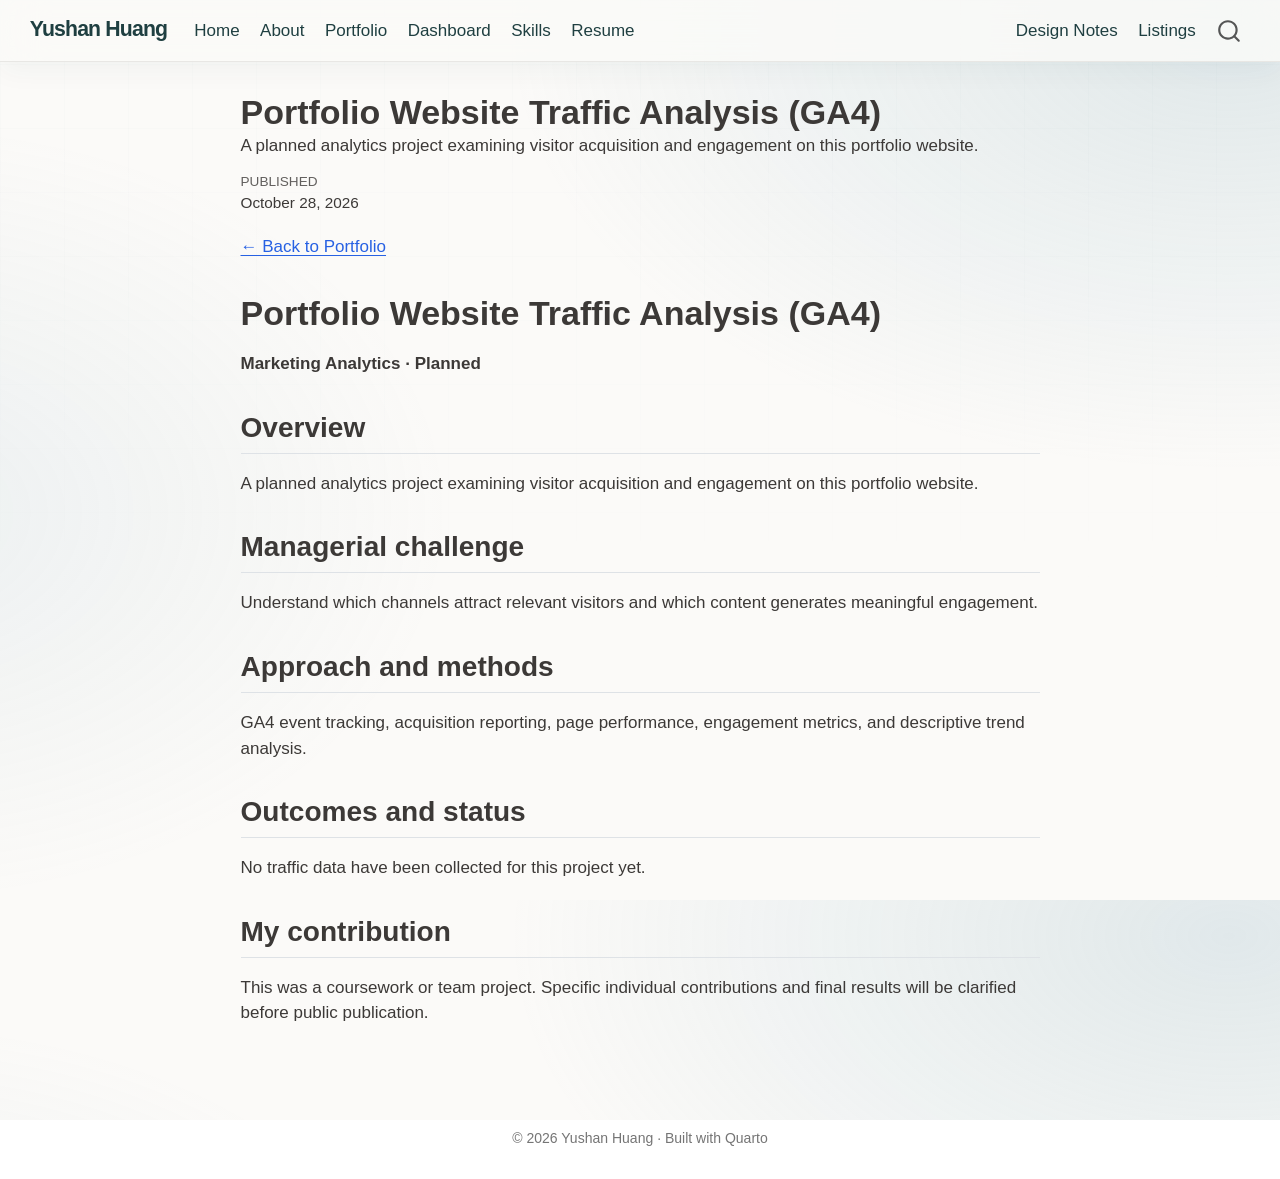
<file: docs/projects/ga4.html>
<!DOCTYPE html>
<html xmlns="http://www.w3.org/1999/xhtml" lang="en" xml:lang="en"><head>

<meta charset="utf-8">
<meta name="generator" content="quarto-1.7.32">

<meta name="viewport" content="width=device-width, initial-scale=1.0, user-scalable=yes">

<meta name="dcterms.date" content="2026-10-28">
<meta name="description" content="A planned analytics project examining visitor acquisition and engagement on this portfolio website.">

<title>Portfolio Website Traffic Analysis (GA4) – Yushan Huang</title>
<style>
code{white-space: pre-wrap;}
span.smallcaps{font-variant: small-caps;}
div.columns{display: flex; gap: min(4vw, 1.5em);}
div.column{flex: auto; overflow-x: auto;}
div.hanging-indent{margin-left: 1.5em; text-indent: -1.5em;}
ul.task-list{list-style: none;}
ul.task-list li input[type="checkbox"] {
  width: 0.8em;
  margin: 0 0.8em 0.2em -1em; /* quarto-specific, see https://github.com/quarto-dev/quarto-cli/issues/4556 */ 
  vertical-align: middle;
}
</style>


<script src="../site_libs/quarto-nav/quarto-nav.js"></script>
<script src="../site_libs/quarto-nav/headroom.min.js"></script>
<script src="../site_libs/clipboard/clipboard.min.js"></script>
<script src="../site_libs/quarto-search/autocomplete.umd.js"></script>
<script src="../site_libs/quarto-search/fuse.min.js"></script>
<script src="../site_libs/quarto-search/quarto-search.js"></script>
<meta name="quarto:offset" content="../">
<script src="../site_libs/quarto-html/quarto.js" type="module"></script>
<script src="../site_libs/quarto-html/tabsets/tabsets.js" type="module"></script>
<script src="../site_libs/quarto-html/popper.min.js"></script>
<script src="../site_libs/quarto-html/tippy.umd.min.js"></script>
<script src="../site_libs/quarto-html/anchor.min.js"></script>
<link href="../site_libs/quarto-html/tippy.css" rel="stylesheet">
<link href="../site_libs/quarto-html/quarto-syntax-highlighting-37eea08aefeeee20ff55810ff984fec1.css" rel="stylesheet" id="quarto-text-highlighting-styles">
<script src="../site_libs/bootstrap/bootstrap.min.js"></script>
<link href="../site_libs/bootstrap/bootstrap-icons.css" rel="stylesheet">
<link href="../site_libs/bootstrap/bootstrap-c1fac2584b48ed01fb6e278e36375074.min.css" rel="stylesheet" append-hash="true" id="quarto-bootstrap" data-mode="light">
<script id="quarto-search-options" type="application/json">{
  "location": "navbar",
  "copy-button": false,
  "collapse-after": 3,
  "panel-placement": "end",
  "type": "overlay",
  "limit": 50,
  "keyboard-shortcut": [
    "f",
    "/",
    "s"
  ],
  "show-item-context": false,
  "language": {
    "search-no-results-text": "No results",
    "search-matching-documents-text": "matching documents",
    "search-copy-link-title": "Copy link to search",
    "search-hide-matches-text": "Hide additional matches",
    "search-more-match-text": "more match in this document",
    "search-more-matches-text": "more matches in this document",
    "search-clear-button-title": "Clear",
    "search-text-placeholder": "",
    "search-detached-cancel-button-title": "Cancel",
    "search-submit-button-title": "Submit",
    "search-label": "Search"
  }
}</script>
<style>html{ scroll-behavior: smooth; }</style>


<link rel="stylesheet" href="../styles.css">
</head>

<body class="nav-fixed fullcontent quarto-light">

<div id="quarto-search-results"></div>
  <header id="quarto-header" class="headroom fixed-top">
    <nav class="navbar navbar-expand-lg " data-bs-theme="dark">
      <div class="navbar-container container-fluid">
      <div class="navbar-brand-container mx-auto">
    <a class="navbar-brand" href="../index.html">
    <span class="navbar-title">Yushan Huang</span>
    </a>
  </div>
            <div id="quarto-search" class="" title="Search"></div>
          <button class="navbar-toggler" type="button" data-bs-toggle="collapse" data-bs-target="#navbarCollapse" aria-controls="navbarCollapse" role="menu" aria-expanded="false" aria-label="Toggle navigation" onclick="if (window.quartoToggleHeadroom) { window.quartoToggleHeadroom(); }">
  <span class="navbar-toggler-icon"></span>
</button>
          <div class="collapse navbar-collapse" id="navbarCollapse">
            <ul class="navbar-nav navbar-nav-scroll me-auto">
  <li class="nav-item">
    <a class="nav-link" href="../index.html"> 
<span class="menu-text">Home</span></a>
  </li>  
  <li class="nav-item">
    <a class="nav-link" href="../about.html"> 
<span class="menu-text">About</span></a>
  </li>  
  <li class="nav-item">
    <a class="nav-link" href="../projects.html"> 
<span class="menu-text">Portfolio</span></a>
  </li>  
  <li class="nav-item">
    <a class="nav-link" href="../dashboard.html"> 
<span class="menu-text">Dashboard</span></a>
  </li>  
  <li class="nav-item">
    <a class="nav-link" href="../skills.html"> 
<span class="menu-text">Skills</span></a>
  </li>  
  <li class="nav-item">
    <a class="nav-link" href="../resume.html"> 
<span class="menu-text">Resume</span></a>
  </li>  
</ul>
            <ul class="navbar-nav navbar-nav-scroll ms-auto">
  <li class="nav-item">
    <a class="nav-link" href="../css-scss.html"> 
<span class="menu-text">Design Notes</span></a>
  </li>  
  <li class="nav-item">
    <a class="nav-link" href="../listings.html"> 
<span class="menu-text">Listings</span></a>
  </li>  
</ul>
          </div> <!-- /navcollapse -->
            <div class="quarto-navbar-tools">
</div>
      </div> <!-- /container-fluid -->
    </nav>
</header>
<!-- content -->
<div id="quarto-content" class="quarto-container page-columns page-rows-contents page-layout-article page-navbar">
<!-- sidebar -->
<!-- margin-sidebar -->
    
<!-- main -->
<main class="content" id="quarto-document-content">

<header id="title-block-header" class="quarto-title-block default">
<div class="quarto-title">
<h1 class="title">Portfolio Website Traffic Analysis (GA4)</h1>
</div>

<div>
  <div class="description">
    A planned analytics project examining visitor acquisition and engagement on this portfolio website.
  </div>
</div>


<div class="quarto-title-meta">

    
    <div>
    <div class="quarto-title-meta-heading">Published</div>
    <div class="quarto-title-meta-contents">
      <p class="date">October 28, 2026</p>
    </div>
  </div>
  
    
  </div>
  


</header>


<p><a href="../projects.html">← Back to Portfolio</a></p>
<section id="portfolio-website-traffic-analysis-ga4" class="level1">
<h1>Portfolio Website Traffic Analysis (GA4)</h1>
<p><strong>Marketing Analytics · Planned</strong></p>
<section id="overview" class="level2">
<h2 class="anchored" data-anchor-id="overview">Overview</h2>
<p>A planned analytics project examining visitor acquisition and engagement on this portfolio website.</p>
</section>
<section id="managerial-challenge" class="level2">
<h2 class="anchored" data-anchor-id="managerial-challenge">Managerial challenge</h2>
<p>Understand which channels attract relevant visitors and which content generates meaningful engagement.</p>
</section>
<section id="approach-and-methods" class="level2">
<h2 class="anchored" data-anchor-id="approach-and-methods">Approach and methods</h2>
<p>GA4 event tracking, acquisition reporting, page performance, engagement metrics, and descriptive trend analysis.</p>
</section>
<section id="outcomes-and-status" class="level2">
<h2 class="anchored" data-anchor-id="outcomes-and-status">Outcomes and status</h2>
<p>No traffic data have been collected for this project yet.</p>
</section>
<section id="my-contribution" class="level2">
<h2 class="anchored" data-anchor-id="my-contribution">My contribution</h2>
<p>This was a coursework or team project. Specific individual contributions and final results will be clarified before public publication.</p>


</section>
</section>

</main> <!-- /main -->
<script>
(()=>{'use strict';
const init=()=>{
document.documentElement.classList.add('js-enhanced');
const unlock=document.getElementById('unlock-skills'),panel=document.getElementById('skill-reveal');
if(unlock&&panel){unlock.addEventListener('click',()=>{const opened=panel.classList.toggle('open');unlock.setAttribute('aria-expanded',String(opened));unlock.textContent=opened?'Skills unlocked ✨':'Hire me to unlock my skills 🔓';});}
const buttons=document.querySelectorAll('.filter-btn');buttons.forEach(btn=>btn.addEventListener('click',()=>{buttons.forEach(b=>{b.classList.toggle('active',b===btn);b.setAttribute('aria-pressed',String(b===btn));});document.querySelectorAll('.project-card[data-category]').forEach(card=>{card.hidden=!(btn.dataset.filter==='all'||card.dataset.category===btn.dataset.filter);});}));
const reduce=window.matchMedia('(prefers-reduced-motion: reduce)').matches;
const items=document.querySelectorAll('.reveal-on-scroll');if('IntersectionObserver'in window&&!reduce){const obs=new IntersectionObserver(entries=>entries.forEach(e=>{if(e.isIntersecting){e.target.classList.add('visible');obs.unobserve(e.target);}}),{threshold:.07});items.forEach(el=>obs.observe(el));}else{items.forEach(el=>el.classList.add('visible'));}
if(!reduce&&window.matchMedia('(pointer:fine)').matches){const portrait=document.querySelector('.portrait-wrap');if(portrait){portrait.addEventListener('pointermove',e=>{const r=portrait.getBoundingClientRect();const x=(e.clientX-r.left)/r.width-.5,y=(e.clientY-r.top)/r.height-.5;portrait.style.transform=`rotate(-2deg) perspective(1000px) rotateY(${x*8}deg) rotateX(${-y*8}deg) translateY(-5px)`;});portrait.addEventListener('pointerleave',()=>portrait.style.transform='');}}
};if(document.readyState==='loading')document.addEventListener('DOMContentLoaded',init);else init();
})();
</script>
<script id="quarto-html-after-body" type="application/javascript">
  window.document.addEventListener("DOMContentLoaded", function (event) {
    const icon = "";
    const anchorJS = new window.AnchorJS();
    anchorJS.options = {
      placement: 'right',
      icon: icon
    };
    anchorJS.add('.anchored');
    const isCodeAnnotation = (el) => {
      for (const clz of el.classList) {
        if (clz.startsWith('code-annotation-')) {                     
          return true;
        }
      }
      return false;
    }
    const onCopySuccess = function(e) {
      // button target
      const button = e.trigger;
      // don't keep focus
      button.blur();
      // flash "checked"
      button.classList.add('code-copy-button-checked');
      var currentTitle = button.getAttribute("title");
      button.setAttribute("title", "Copied!");
      let tooltip;
      if (window.bootstrap) {
        button.setAttribute("data-bs-toggle", "tooltip");
        button.setAttribute("data-bs-placement", "left");
        button.setAttribute("data-bs-title", "Copied!");
        tooltip = new bootstrap.Tooltip(button, 
          { trigger: "manual", 
            customClass: "code-copy-button-tooltip",
            offset: [0, -8]});
        tooltip.show();    
      }
      setTimeout(function() {
        if (tooltip) {
          tooltip.hide();
          button.removeAttribute("data-bs-title");
          button.removeAttribute("data-bs-toggle");
          button.removeAttribute("data-bs-placement");
        }
        button.setAttribute("title", currentTitle);
        button.classList.remove('code-copy-button-checked');
      }, 1000);
      // clear code selection
      e.clearSelection();
    }
    const getTextToCopy = function(trigger) {
        const codeEl = trigger.previousElementSibling.cloneNode(true);
        for (const childEl of codeEl.children) {
          if (isCodeAnnotation(childEl)) {
            childEl.remove();
          }
        }
        return codeEl.innerText;
    }
    const clipboard = new window.ClipboardJS('.code-copy-button:not([data-in-quarto-modal])', {
      text: getTextToCopy
    });
    clipboard.on('success', onCopySuccess);
    if (window.document.getElementById('quarto-embedded-source-code-modal')) {
      const clipboardModal = new window.ClipboardJS('.code-copy-button[data-in-quarto-modal]', {
        text: getTextToCopy,
        container: window.document.getElementById('quarto-embedded-source-code-modal')
      });
      clipboardModal.on('success', onCopySuccess);
    }
      var localhostRegex = new RegExp(/^(?:http|https):\/\/localhost\:?[0-9]*\//);
      var mailtoRegex = new RegExp(/^mailto:/);
        var filterRegex = new RegExp('/' + window.location.host + '/');
      var isInternal = (href) => {
          return filterRegex.test(href) || localhostRegex.test(href) || mailtoRegex.test(href);
      }
      // Inspect non-navigation links and adorn them if external
     var links = window.document.querySelectorAll('a[href]:not(.nav-link):not(.navbar-brand):not(.toc-action):not(.sidebar-link):not(.sidebar-item-toggle):not(.pagination-link):not(.no-external):not([aria-hidden]):not(.dropdown-item):not(.quarto-navigation-tool):not(.about-link)');
      for (var i=0; i<links.length; i++) {
        const link = links[i];
        if (!isInternal(link.href)) {
          // undo the damage that might have been done by quarto-nav.js in the case of
          // links that we want to consider external
          if (link.dataset.originalHref !== undefined) {
            link.href = link.dataset.originalHref;
          }
        }
      }
    function tippyHover(el, contentFn, onTriggerFn, onUntriggerFn) {
      const config = {
        allowHTML: true,
        maxWidth: 500,
        delay: 100,
        arrow: false,
        appendTo: function(el) {
            return el.parentElement;
        },
        interactive: true,
        interactiveBorder: 10,
        theme: 'quarto',
        placement: 'bottom-start',
      };
      if (contentFn) {
        config.content = contentFn;
      }
      if (onTriggerFn) {
        config.onTrigger = onTriggerFn;
      }
      if (onUntriggerFn) {
        config.onUntrigger = onUntriggerFn;
      }
      window.tippy(el, config); 
    }
    const noterefs = window.document.querySelectorAll('a[role="doc-noteref"]');
    for (var i=0; i<noterefs.length; i++) {
      const ref = noterefs[i];
      tippyHover(ref, function() {
        // use id or data attribute instead here
        let href = ref.getAttribute('data-footnote-href') || ref.getAttribute('href');
        try { href = new URL(href).hash; } catch {}
        const id = href.replace(/^#\/?/, "");
        const note = window.document.getElementById(id);
        if (note) {
          return note.innerHTML;
        } else {
          return "";
        }
      });
    }
    const xrefs = window.document.querySelectorAll('a.quarto-xref');
    const processXRef = (id, note) => {
      // Strip column container classes
      const stripColumnClz = (el) => {
        el.classList.remove("page-full", "page-columns");
        if (el.children) {
          for (const child of el.children) {
            stripColumnClz(child);
          }
        }
      }
      stripColumnClz(note)
      if (id === null || id.startsWith('sec-')) {
        // Special case sections, only their first couple elements
        const container = document.createElement("div");
        if (note.children && note.children.length > 2) {
          container.appendChild(note.children[0].cloneNode(true));
          for (let i = 1; i < note.children.length; i++) {
            const child = note.children[i];
            if (child.tagName === "P" && child.innerText === "") {
              continue;
            } else {
              container.appendChild(child.cloneNode(true));
              break;
            }
          }
          if (window.Quarto?.typesetMath) {
            window.Quarto.typesetMath(container);
          }
          return container.innerHTML
        } else {
          if (window.Quarto?.typesetMath) {
            window.Quarto.typesetMath(note);
          }
          return note.innerHTML;
        }
      } else {
        // Remove any anchor links if they are present
        const anchorLink = note.querySelector('a.anchorjs-link');
        if (anchorLink) {
          anchorLink.remove();
        }
        if (window.Quarto?.typesetMath) {
          window.Quarto.typesetMath(note);
        }
        if (note.classList.contains("callout")) {
          return note.outerHTML;
        } else {
          return note.innerHTML;
        }
      }
    }
    for (var i=0; i<xrefs.length; i++) {
      const xref = xrefs[i];
      tippyHover(xref, undefined, function(instance) {
        instance.disable();
        let url = xref.getAttribute('href');
        let hash = undefined; 
        if (url.startsWith('#')) {
          hash = url;
        } else {
          try { hash = new URL(url).hash; } catch {}
        }
        if (hash) {
          const id = hash.replace(/^#\/?/, "");
          const note = window.document.getElementById(id);
          if (note !== null) {
            try {
              const html = processXRef(id, note.cloneNode(true));
              instance.setContent(html);
            } finally {
              instance.enable();
              instance.show();
            }
          } else {
            // See if we can fetch this
            fetch(url.split('#')[0])
            .then(res => res.text())
            .then(html => {
              const parser = new DOMParser();
              const htmlDoc = parser.parseFromString(html, "text/html");
              const note = htmlDoc.getElementById(id);
              if (note !== null) {
                const html = processXRef(id, note);
                instance.setContent(html);
              } 
            }).finally(() => {
              instance.enable();
              instance.show();
            });
          }
        } else {
          // See if we can fetch a full url (with no hash to target)
          // This is a special case and we should probably do some content thinning / targeting
          fetch(url)
          .then(res => res.text())
          .then(html => {
            const parser = new DOMParser();
            const htmlDoc = parser.parseFromString(html, "text/html");
            const note = htmlDoc.querySelector('main.content');
            if (note !== null) {
              // This should only happen for chapter cross references
              // (since there is no id in the URL)
              // remove the first header
              if (note.children.length > 0 && note.children[0].tagName === "HEADER") {
                note.children[0].remove();
              }
              const html = processXRef(null, note);
              instance.setContent(html);
            } 
          }).finally(() => {
            instance.enable();
            instance.show();
          });
        }
      }, function(instance) {
      });
    }
        let selectedAnnoteEl;
        const selectorForAnnotation = ( cell, annotation) => {
          let cellAttr = 'data-code-cell="' + cell + '"';
          let lineAttr = 'data-code-annotation="' +  annotation + '"';
          const selector = 'span[' + cellAttr + '][' + lineAttr + ']';
          return selector;
        }
        const selectCodeLines = (annoteEl) => {
          const doc = window.document;
          const targetCell = annoteEl.getAttribute("data-target-cell");
          const targetAnnotation = annoteEl.getAttribute("data-target-annotation");
          const annoteSpan = window.document.querySelector(selectorForAnnotation(targetCell, targetAnnotation));
          const lines = annoteSpan.getAttribute("data-code-lines").split(",");
          const lineIds = lines.map((line) => {
            return targetCell + "-" + line;
          })
          let top = null;
          let height = null;
          let parent = null;
          if (lineIds.length > 0) {
              //compute the position of the single el (top and bottom and make a div)
              const el = window.document.getElementById(lineIds[0]);
              top = el.offsetTop;
              height = el.offsetHeight;
              parent = el.parentElement.parentElement;
            if (lineIds.length > 1) {
              const lastEl = window.document.getElementById(lineIds[lineIds.length - 1]);
              const bottom = lastEl.offsetTop + lastEl.offsetHeight;
              height = bottom - top;
            }
            if (top !== null && height !== null && parent !== null) {
              // cook up a div (if necessary) and position it 
              let div = window.document.getElementById("code-annotation-line-highlight");
              if (div === null) {
                div = window.document.createElement("div");
                div.setAttribute("id", "code-annotation-line-highlight");
                div.style.position = 'absolute';
                parent.appendChild(div);
              }
              div.style.top = top - 2 + "px";
              div.style.height = height + 4 + "px";
              div.style.left = 0;
              let gutterDiv = window.document.getElementById("code-annotation-line-highlight-gutter");
              if (gutterDiv === null) {
                gutterDiv = window.document.createElement("div");
                gutterDiv.setAttribute("id", "code-annotation-line-highlight-gutter");
                gutterDiv.style.position = 'absolute';
                const codeCell = window.document.getElementById(targetCell);
                const gutter = codeCell.querySelector('.code-annotation-gutter');
                gutter.appendChild(gutterDiv);
              }
              gutterDiv.style.top = top - 2 + "px";
              gutterDiv.style.height = height + 4 + "px";
            }
            selectedAnnoteEl = annoteEl;
          }
        };
        const unselectCodeLines = () => {
          const elementsIds = ["code-annotation-line-highlight", "code-annotation-line-highlight-gutter"];
          elementsIds.forEach((elId) => {
            const div = window.document.getElementById(elId);
            if (div) {
              div.remove();
            }
          });
          selectedAnnoteEl = undefined;
        };
          // Handle positioning of the toggle
      window.addEventListener(
        "resize",
        throttle(() => {
          elRect = undefined;
          if (selectedAnnoteEl) {
            selectCodeLines(selectedAnnoteEl);
          }
        }, 10)
      );
      function throttle(fn, ms) {
      let throttle = false;
      let timer;
        return (...args) => {
          if(!throttle) { // first call gets through
              fn.apply(this, args);
              throttle = true;
          } else { // all the others get throttled
              if(timer) clearTimeout(timer); // cancel #2
              timer = setTimeout(() => {
                fn.apply(this, args);
                timer = throttle = false;
              }, ms);
          }
        };
      }
        // Attach click handler to the DT
        const annoteDls = window.document.querySelectorAll('dt[data-target-cell]');
        for (const annoteDlNode of annoteDls) {
          annoteDlNode.addEventListener('click', (event) => {
            const clickedEl = event.target;
            if (clickedEl !== selectedAnnoteEl) {
              unselectCodeLines();
              const activeEl = window.document.querySelector('dt[data-target-cell].code-annotation-active');
              if (activeEl) {
                activeEl.classList.remove('code-annotation-active');
              }
              selectCodeLines(clickedEl);
              clickedEl.classList.add('code-annotation-active');
            } else {
              // Unselect the line
              unselectCodeLines();
              clickedEl.classList.remove('code-annotation-active');
            }
          });
        }
    const findCites = (el) => {
      const parentEl = el.parentElement;
      if (parentEl) {
        const cites = parentEl.dataset.cites;
        if (cites) {
          return {
            el,
            cites: cites.split(' ')
          };
        } else {
          return findCites(el.parentElement)
        }
      } else {
        return undefined;
      }
    };
    var bibliorefs = window.document.querySelectorAll('a[role="doc-biblioref"]');
    for (var i=0; i<bibliorefs.length; i++) {
      const ref = bibliorefs[i];
      const citeInfo = findCites(ref);
      if (citeInfo) {
        tippyHover(citeInfo.el, function() {
          var popup = window.document.createElement('div');
          citeInfo.cites.forEach(function(cite) {
            var citeDiv = window.document.createElement('div');
            citeDiv.classList.add('hanging-indent');
            citeDiv.classList.add('csl-entry');
            var biblioDiv = window.document.getElementById('ref-' + cite);
            if (biblioDiv) {
              citeDiv.innerHTML = biblioDiv.innerHTML;
            }
            popup.appendChild(citeDiv);
          });
          return popup.innerHTML;
        });
      }
    }
  });
  </script>
</div> <!-- /content -->
<footer class="footer">
  <div class="nav-footer">
    <div class="nav-footer-left">
      &nbsp;
    </div>   
    <div class="nav-footer-center">
<p>© 2026 Yushan Huang · Built with Quarto</p>
</div>
    <div class="nav-footer-right">
      &nbsp;
    </div>
  </div>
</footer>




<script src="../site_libs/quarto-html/zenscroll-min.js"></script>
</body></html>
</file>
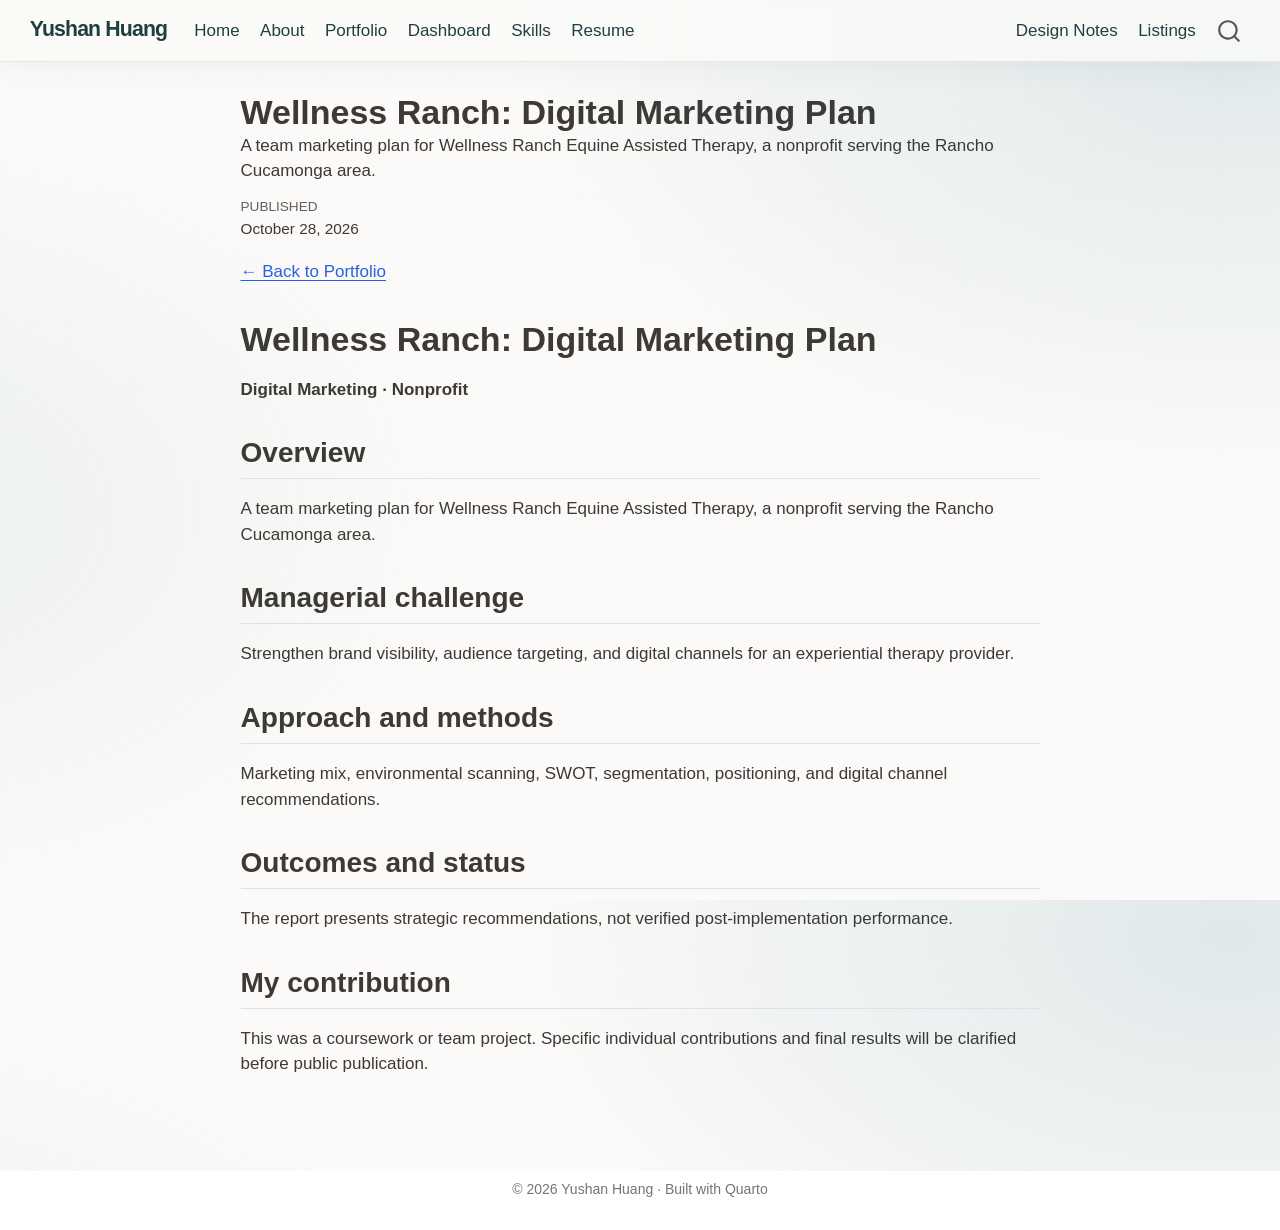
<file: docs/projects/wellness-ranch.html>
<!DOCTYPE html>
<html xmlns="http://www.w3.org/1999/xhtml" lang="en" xml:lang="en"><head>

<meta charset="utf-8">
<meta name="generator" content="quarto-1.7.32">

<meta name="viewport" content="width=device-width, initial-scale=1.0, user-scalable=yes">

<meta name="dcterms.date" content="2026-10-28">
<meta name="description" content="A team marketing plan for Wellness Ranch Equine Assisted Therapy, a nonprofit serving the Rancho Cucamonga area.">

<title>Wellness Ranch: Digital Marketing Plan – Yushan Huang</title>
<style>
code{white-space: pre-wrap;}
span.smallcaps{font-variant: small-caps;}
div.columns{display: flex; gap: min(4vw, 1.5em);}
div.column{flex: auto; overflow-x: auto;}
div.hanging-indent{margin-left: 1.5em; text-indent: -1.5em;}
ul.task-list{list-style: none;}
ul.task-list li input[type="checkbox"] {
  width: 0.8em;
  margin: 0 0.8em 0.2em -1em; /* quarto-specific, see https://github.com/quarto-dev/quarto-cli/issues/4556 */ 
  vertical-align: middle;
}
</style>


<script src="../site_libs/quarto-nav/quarto-nav.js"></script>
<script src="../site_libs/quarto-nav/headroom.min.js"></script>
<script src="../site_libs/clipboard/clipboard.min.js"></script>
<script src="../site_libs/quarto-search/autocomplete.umd.js"></script>
<script src="../site_libs/quarto-search/fuse.min.js"></script>
<script src="../site_libs/quarto-search/quarto-search.js"></script>
<meta name="quarto:offset" content="../">
<script src="../site_libs/quarto-html/quarto.js" type="module"></script>
<script src="../site_libs/quarto-html/tabsets/tabsets.js" type="module"></script>
<script src="../site_libs/quarto-html/popper.min.js"></script>
<script src="../site_libs/quarto-html/tippy.umd.min.js"></script>
<script src="../site_libs/quarto-html/anchor.min.js"></script>
<link href="../site_libs/quarto-html/tippy.css" rel="stylesheet">
<link href="../site_libs/quarto-html/quarto-syntax-highlighting-37eea08aefeeee20ff55810ff984fec1.css" rel="stylesheet" id="quarto-text-highlighting-styles">
<script src="../site_libs/bootstrap/bootstrap.min.js"></script>
<link href="../site_libs/bootstrap/bootstrap-icons.css" rel="stylesheet">
<link href="../site_libs/bootstrap/bootstrap-c1fac2584b48ed01fb6e278e36375074.min.css" rel="stylesheet" append-hash="true" id="quarto-bootstrap" data-mode="light">
<script id="quarto-search-options" type="application/json">{
  "location": "navbar",
  "copy-button": false,
  "collapse-after": 3,
  "panel-placement": "end",
  "type": "overlay",
  "limit": 50,
  "keyboard-shortcut": [
    "f",
    "/",
    "s"
  ],
  "show-item-context": false,
  "language": {
    "search-no-results-text": "No results",
    "search-matching-documents-text": "matching documents",
    "search-copy-link-title": "Copy link to search",
    "search-hide-matches-text": "Hide additional matches",
    "search-more-match-text": "more match in this document",
    "search-more-matches-text": "more matches in this document",
    "search-clear-button-title": "Clear",
    "search-text-placeholder": "",
    "search-detached-cancel-button-title": "Cancel",
    "search-submit-button-title": "Submit",
    "search-label": "Search"
  }
}</script>
<style>html{ scroll-behavior: smooth; }</style>


<link rel="stylesheet" href="../styles.css">
</head>

<body class="nav-fixed fullcontent quarto-light">

<div id="quarto-search-results"></div>
  <header id="quarto-header" class="headroom fixed-top">
    <nav class="navbar navbar-expand-lg " data-bs-theme="dark">
      <div class="navbar-container container-fluid">
      <div class="navbar-brand-container mx-auto">
    <a class="navbar-brand" href="../index.html">
    <span class="navbar-title">Yushan Huang</span>
    </a>
  </div>
            <div id="quarto-search" class="" title="Search"></div>
          <button class="navbar-toggler" type="button" data-bs-toggle="collapse" data-bs-target="#navbarCollapse" aria-controls="navbarCollapse" role="menu" aria-expanded="false" aria-label="Toggle navigation" onclick="if (window.quartoToggleHeadroom) { window.quartoToggleHeadroom(); }">
  <span class="navbar-toggler-icon"></span>
</button>
          <div class="collapse navbar-collapse" id="navbarCollapse">
            <ul class="navbar-nav navbar-nav-scroll me-auto">
  <li class="nav-item">
    <a class="nav-link" href="../index.html"> 
<span class="menu-text">Home</span></a>
  </li>  
  <li class="nav-item">
    <a class="nav-link" href="../about.html"> 
<span class="menu-text">About</span></a>
  </li>  
  <li class="nav-item">
    <a class="nav-link" href="../projects.html"> 
<span class="menu-text">Portfolio</span></a>
  </li>  
  <li class="nav-item">
    <a class="nav-link" href="../dashboard.html"> 
<span class="menu-text">Dashboard</span></a>
  </li>  
  <li class="nav-item">
    <a class="nav-link" href="../skills.html"> 
<span class="menu-text">Skills</span></a>
  </li>  
  <li class="nav-item">
    <a class="nav-link" href="../resume.html"> 
<span class="menu-text">Resume</span></a>
  </li>  
</ul>
            <ul class="navbar-nav navbar-nav-scroll ms-auto">
  <li class="nav-item">
    <a class="nav-link" href="../css-scss.html"> 
<span class="menu-text">Design Notes</span></a>
  </li>  
  <li class="nav-item">
    <a class="nav-link" href="../listings.html"> 
<span class="menu-text">Listings</span></a>
  </li>  
</ul>
          </div> <!-- /navcollapse -->
            <div class="quarto-navbar-tools">
</div>
      </div> <!-- /container-fluid -->
    </nav>
</header>
<!-- content -->
<div id="quarto-content" class="quarto-container page-columns page-rows-contents page-layout-article page-navbar">
<!-- sidebar -->
<!-- margin-sidebar -->
    
<!-- main -->
<main class="content" id="quarto-document-content">

<header id="title-block-header" class="quarto-title-block default">
<div class="quarto-title">
<h1 class="title">Wellness Ranch: Digital Marketing Plan</h1>
</div>

<div>
  <div class="description">
    A team marketing plan for Wellness Ranch Equine Assisted Therapy, a nonprofit serving the Rancho Cucamonga area.
  </div>
</div>


<div class="quarto-title-meta">

    
    <div>
    <div class="quarto-title-meta-heading">Published</div>
    <div class="quarto-title-meta-contents">
      <p class="date">October 28, 2026</p>
    </div>
  </div>
  
    
  </div>
  


</header>


<p><a href="../projects.html">← Back to Portfolio</a></p>
<section id="wellness-ranch-digital-marketing-plan" class="level1">
<h1>Wellness Ranch: Digital Marketing Plan</h1>
<p><strong>Digital Marketing · Nonprofit</strong></p>
<section id="overview" class="level2">
<h2 class="anchored" data-anchor-id="overview">Overview</h2>
<p>A team marketing plan for Wellness Ranch Equine Assisted Therapy, a nonprofit serving the Rancho Cucamonga area.</p>
</section>
<section id="managerial-challenge" class="level2">
<h2 class="anchored" data-anchor-id="managerial-challenge">Managerial challenge</h2>
<p>Strengthen brand visibility, audience targeting, and digital channels for an experiential therapy provider.</p>
</section>
<section id="approach-and-methods" class="level2">
<h2 class="anchored" data-anchor-id="approach-and-methods">Approach and methods</h2>
<p>Marketing mix, environmental scanning, SWOT, segmentation, positioning, and digital channel recommendations.</p>
</section>
<section id="outcomes-and-status" class="level2">
<h2 class="anchored" data-anchor-id="outcomes-and-status">Outcomes and status</h2>
<p>The report presents strategic recommendations, not verified post-implementation performance.</p>
</section>
<section id="my-contribution" class="level2">
<h2 class="anchored" data-anchor-id="my-contribution">My contribution</h2>
<p>This was a coursework or team project. Specific individual contributions and final results will be clarified before public publication.</p>


</section>
</section>

</main> <!-- /main -->
<script>
(()=>{'use strict';
const init=()=>{
document.documentElement.classList.add('js-enhanced');
const unlock=document.getElementById('unlock-skills'),panel=document.getElementById('skill-reveal');
if(unlock&&panel){unlock.addEventListener('click',()=>{const opened=panel.classList.toggle('open');unlock.setAttribute('aria-expanded',String(opened));unlock.textContent=opened?'Skills unlocked ✨':'Hire me to unlock my skills 🔓';});}
const buttons=document.querySelectorAll('.filter-btn');buttons.forEach(btn=>btn.addEventListener('click',()=>{buttons.forEach(b=>{b.classList.toggle('active',b===btn);b.setAttribute('aria-pressed',String(b===btn));});document.querySelectorAll('.project-card[data-category]').forEach(card=>{card.hidden=!(btn.dataset.filter==='all'||card.dataset.category===btn.dataset.filter);});}));
const reduce=window.matchMedia('(prefers-reduced-motion: reduce)').matches;
const items=document.querySelectorAll('.reveal-on-scroll');if('IntersectionObserver'in window&&!reduce){const obs=new IntersectionObserver(entries=>entries.forEach(e=>{if(e.isIntersecting){e.target.classList.add('visible');obs.unobserve(e.target);}}),{threshold:.07});items.forEach(el=>obs.observe(el));}else{items.forEach(el=>el.classList.add('visible'));}
if(!reduce&&window.matchMedia('(pointer:fine)').matches){const portrait=document.querySelector('.portrait-wrap');if(portrait){portrait.addEventListener('pointermove',e=>{const r=portrait.getBoundingClientRect();const x=(e.clientX-r.left)/r.width-.5,y=(e.clientY-r.top)/r.height-.5;portrait.style.transform=`rotate(-2deg) perspective(1000px) rotateY(${x*8}deg) rotateX(${-y*8}deg) translateY(-5px)`;});portrait.addEventListener('pointerleave',()=>portrait.style.transform='');}}
};if(document.readyState==='loading')document.addEventListener('DOMContentLoaded',init);else init();
})();
</script>
<script id="quarto-html-after-body" type="application/javascript">
  window.document.addEventListener("DOMContentLoaded", function (event) {
    const icon = "";
    const anchorJS = new window.AnchorJS();
    anchorJS.options = {
      placement: 'right',
      icon: icon
    };
    anchorJS.add('.anchored');
    const isCodeAnnotation = (el) => {
      for (const clz of el.classList) {
        if (clz.startsWith('code-annotation-')) {                     
          return true;
        }
      }
      return false;
    }
    const onCopySuccess = function(e) {
      // button target
      const button = e.trigger;
      // don't keep focus
      button.blur();
      // flash "checked"
      button.classList.add('code-copy-button-checked');
      var currentTitle = button.getAttribute("title");
      button.setAttribute("title", "Copied!");
      let tooltip;
      if (window.bootstrap) {
        button.setAttribute("data-bs-toggle", "tooltip");
        button.setAttribute("data-bs-placement", "left");
        button.setAttribute("data-bs-title", "Copied!");
        tooltip = new bootstrap.Tooltip(button, 
          { trigger: "manual", 
            customClass: "code-copy-button-tooltip",
            offset: [0, -8]});
        tooltip.show();    
      }
      setTimeout(function() {
        if (tooltip) {
          tooltip.hide();
          button.removeAttribute("data-bs-title");
          button.removeAttribute("data-bs-toggle");
          button.removeAttribute("data-bs-placement");
        }
        button.setAttribute("title", currentTitle);
        button.classList.remove('code-copy-button-checked');
      }, 1000);
      // clear code selection
      e.clearSelection();
    }
    const getTextToCopy = function(trigger) {
        const codeEl = trigger.previousElementSibling.cloneNode(true);
        for (const childEl of codeEl.children) {
          if (isCodeAnnotation(childEl)) {
            childEl.remove();
          }
        }
        return codeEl.innerText;
    }
    const clipboard = new window.ClipboardJS('.code-copy-button:not([data-in-quarto-modal])', {
      text: getTextToCopy
    });
    clipboard.on('success', onCopySuccess);
    if (window.document.getElementById('quarto-embedded-source-code-modal')) {
      const clipboardModal = new window.ClipboardJS('.code-copy-button[data-in-quarto-modal]', {
        text: getTextToCopy,
        container: window.document.getElementById('quarto-embedded-source-code-modal')
      });
      clipboardModal.on('success', onCopySuccess);
    }
      var localhostRegex = new RegExp(/^(?:http|https):\/\/localhost\:?[0-9]*\//);
      var mailtoRegex = new RegExp(/^mailto:/);
        var filterRegex = new RegExp('/' + window.location.host + '/');
      var isInternal = (href) => {
          return filterRegex.test(href) || localhostRegex.test(href) || mailtoRegex.test(href);
      }
      // Inspect non-navigation links and adorn them if external
     var links = window.document.querySelectorAll('a[href]:not(.nav-link):not(.navbar-brand):not(.toc-action):not(.sidebar-link):not(.sidebar-item-toggle):not(.pagination-link):not(.no-external):not([aria-hidden]):not(.dropdown-item):not(.quarto-navigation-tool):not(.about-link)');
      for (var i=0; i<links.length; i++) {
        const link = links[i];
        if (!isInternal(link.href)) {
          // undo the damage that might have been done by quarto-nav.js in the case of
          // links that we want to consider external
          if (link.dataset.originalHref !== undefined) {
            link.href = link.dataset.originalHref;
          }
        }
      }
    function tippyHover(el, contentFn, onTriggerFn, onUntriggerFn) {
      const config = {
        allowHTML: true,
        maxWidth: 500,
        delay: 100,
        arrow: false,
        appendTo: function(el) {
            return el.parentElement;
        },
        interactive: true,
        interactiveBorder: 10,
        theme: 'quarto',
        placement: 'bottom-start',
      };
      if (contentFn) {
        config.content = contentFn;
      }
      if (onTriggerFn) {
        config.onTrigger = onTriggerFn;
      }
      if (onUntriggerFn) {
        config.onUntrigger = onUntriggerFn;
      }
      window.tippy(el, config); 
    }
    const noterefs = window.document.querySelectorAll('a[role="doc-noteref"]');
    for (var i=0; i<noterefs.length; i++) {
      const ref = noterefs[i];
      tippyHover(ref, function() {
        // use id or data attribute instead here
        let href = ref.getAttribute('data-footnote-href') || ref.getAttribute('href');
        try { href = new URL(href).hash; } catch {}
        const id = href.replace(/^#\/?/, "");
        const note = window.document.getElementById(id);
        if (note) {
          return note.innerHTML;
        } else {
          return "";
        }
      });
    }
    const xrefs = window.document.querySelectorAll('a.quarto-xref');
    const processXRef = (id, note) => {
      // Strip column container classes
      const stripColumnClz = (el) => {
        el.classList.remove("page-full", "page-columns");
        if (el.children) {
          for (const child of el.children) {
            stripColumnClz(child);
          }
        }
      }
      stripColumnClz(note)
      if (id === null || id.startsWith('sec-')) {
        // Special case sections, only their first couple elements
        const container = document.createElement("div");
        if (note.children && note.children.length > 2) {
          container.appendChild(note.children[0].cloneNode(true));
          for (let i = 1; i < note.children.length; i++) {
            const child = note.children[i];
            if (child.tagName === "P" && child.innerText === "") {
              continue;
            } else {
              container.appendChild(child.cloneNode(true));
              break;
            }
          }
          if (window.Quarto?.typesetMath) {
            window.Quarto.typesetMath(container);
          }
          return container.innerHTML
        } else {
          if (window.Quarto?.typesetMath) {
            window.Quarto.typesetMath(note);
          }
          return note.innerHTML;
        }
      } else {
        // Remove any anchor links if they are present
        const anchorLink = note.querySelector('a.anchorjs-link');
        if (anchorLink) {
          anchorLink.remove();
        }
        if (window.Quarto?.typesetMath) {
          window.Quarto.typesetMath(note);
        }
        if (note.classList.contains("callout")) {
          return note.outerHTML;
        } else {
          return note.innerHTML;
        }
      }
    }
    for (var i=0; i<xrefs.length; i++) {
      const xref = xrefs[i];
      tippyHover(xref, undefined, function(instance) {
        instance.disable();
        let url = xref.getAttribute('href');
        let hash = undefined; 
        if (url.startsWith('#')) {
          hash = url;
        } else {
          try { hash = new URL(url).hash; } catch {}
        }
        if (hash) {
          const id = hash.replace(/^#\/?/, "");
          const note = window.document.getElementById(id);
          if (note !== null) {
            try {
              const html = processXRef(id, note.cloneNode(true));
              instance.setContent(html);
            } finally {
              instance.enable();
              instance.show();
            }
          } else {
            // See if we can fetch this
            fetch(url.split('#')[0])
            .then(res => res.text())
            .then(html => {
              const parser = new DOMParser();
              const htmlDoc = parser.parseFromString(html, "text/html");
              const note = htmlDoc.getElementById(id);
              if (note !== null) {
                const html = processXRef(id, note);
                instance.setContent(html);
              } 
            }).finally(() => {
              instance.enable();
              instance.show();
            });
          }
        } else {
          // See if we can fetch a full url (with no hash to target)
          // This is a special case and we should probably do some content thinning / targeting
          fetch(url)
          .then(res => res.text())
          .then(html => {
            const parser = new DOMParser();
            const htmlDoc = parser.parseFromString(html, "text/html");
            const note = htmlDoc.querySelector('main.content');
            if (note !== null) {
              // This should only happen for chapter cross references
              // (since there is no id in the URL)
              // remove the first header
              if (note.children.length > 0 && note.children[0].tagName === "HEADER") {
                note.children[0].remove();
              }
              const html = processXRef(null, note);
              instance.setContent(html);
            } 
          }).finally(() => {
            instance.enable();
            instance.show();
          });
        }
      }, function(instance) {
      });
    }
        let selectedAnnoteEl;
        const selectorForAnnotation = ( cell, annotation) => {
          let cellAttr = 'data-code-cell="' + cell + '"';
          let lineAttr = 'data-code-annotation="' +  annotation + '"';
          const selector = 'span[' + cellAttr + '][' + lineAttr + ']';
          return selector;
        }
        const selectCodeLines = (annoteEl) => {
          const doc = window.document;
          const targetCell = annoteEl.getAttribute("data-target-cell");
          const targetAnnotation = annoteEl.getAttribute("data-target-annotation");
          const annoteSpan = window.document.querySelector(selectorForAnnotation(targetCell, targetAnnotation));
          const lines = annoteSpan.getAttribute("data-code-lines").split(",");
          const lineIds = lines.map((line) => {
            return targetCell + "-" + line;
          })
          let top = null;
          let height = null;
          let parent = null;
          if (lineIds.length > 0) {
              //compute the position of the single el (top and bottom and make a div)
              const el = window.document.getElementById(lineIds[0]);
              top = el.offsetTop;
              height = el.offsetHeight;
              parent = el.parentElement.parentElement;
            if (lineIds.length > 1) {
              const lastEl = window.document.getElementById(lineIds[lineIds.length - 1]);
              const bottom = lastEl.offsetTop + lastEl.offsetHeight;
              height = bottom - top;
            }
            if (top !== null && height !== null && parent !== null) {
              // cook up a div (if necessary) and position it 
              let div = window.document.getElementById("code-annotation-line-highlight");
              if (div === null) {
                div = window.document.createElement("div");
                div.setAttribute("id", "code-annotation-line-highlight");
                div.style.position = 'absolute';
                parent.appendChild(div);
              }
              div.style.top = top - 2 + "px";
              div.style.height = height + 4 + "px";
              div.style.left = 0;
              let gutterDiv = window.document.getElementById("code-annotation-line-highlight-gutter");
              if (gutterDiv === null) {
                gutterDiv = window.document.createElement("div");
                gutterDiv.setAttribute("id", "code-annotation-line-highlight-gutter");
                gutterDiv.style.position = 'absolute';
                const codeCell = window.document.getElementById(targetCell);
                const gutter = codeCell.querySelector('.code-annotation-gutter');
                gutter.appendChild(gutterDiv);
              }
              gutterDiv.style.top = top - 2 + "px";
              gutterDiv.style.height = height + 4 + "px";
            }
            selectedAnnoteEl = annoteEl;
          }
        };
        const unselectCodeLines = () => {
          const elementsIds = ["code-annotation-line-highlight", "code-annotation-line-highlight-gutter"];
          elementsIds.forEach((elId) => {
            const div = window.document.getElementById(elId);
            if (div) {
              div.remove();
            }
          });
          selectedAnnoteEl = undefined;
        };
          // Handle positioning of the toggle
      window.addEventListener(
        "resize",
        throttle(() => {
          elRect = undefined;
          if (selectedAnnoteEl) {
            selectCodeLines(selectedAnnoteEl);
          }
        }, 10)
      );
      function throttle(fn, ms) {
      let throttle = false;
      let timer;
        return (...args) => {
          if(!throttle) { // first call gets through
              fn.apply(this, args);
              throttle = true;
          } else { // all the others get throttled
              if(timer) clearTimeout(timer); // cancel #2
              timer = setTimeout(() => {
                fn.apply(this, args);
                timer = throttle = false;
              }, ms);
          }
        };
      }
        // Attach click handler to the DT
        const annoteDls = window.document.querySelectorAll('dt[data-target-cell]');
        for (const annoteDlNode of annoteDls) {
          annoteDlNode.addEventListener('click', (event) => {
            const clickedEl = event.target;
            if (clickedEl !== selectedAnnoteEl) {
              unselectCodeLines();
              const activeEl = window.document.querySelector('dt[data-target-cell].code-annotation-active');
              if (activeEl) {
                activeEl.classList.remove('code-annotation-active');
              }
              selectCodeLines(clickedEl);
              clickedEl.classList.add('code-annotation-active');
            } else {
              // Unselect the line
              unselectCodeLines();
              clickedEl.classList.remove('code-annotation-active');
            }
          });
        }
    const findCites = (el) => {
      const parentEl = el.parentElement;
      if (parentEl) {
        const cites = parentEl.dataset.cites;
        if (cites) {
          return {
            el,
            cites: cites.split(' ')
          };
        } else {
          return findCites(el.parentElement)
        }
      } else {
        return undefined;
      }
    };
    var bibliorefs = window.document.querySelectorAll('a[role="doc-biblioref"]');
    for (var i=0; i<bibliorefs.length; i++) {
      const ref = bibliorefs[i];
      const citeInfo = findCites(ref);
      if (citeInfo) {
        tippyHover(citeInfo.el, function() {
          var popup = window.document.createElement('div');
          citeInfo.cites.forEach(function(cite) {
            var citeDiv = window.document.createElement('div');
            citeDiv.classList.add('hanging-indent');
            citeDiv.classList.add('csl-entry');
            var biblioDiv = window.document.getElementById('ref-' + cite);
            if (biblioDiv) {
              citeDiv.innerHTML = biblioDiv.innerHTML;
            }
            popup.appendChild(citeDiv);
          });
          return popup.innerHTML;
        });
      }
    }
  });
  </script>
</div> <!-- /content -->
<footer class="footer">
  <div class="nav-footer">
    <div class="nav-footer-left">
      &nbsp;
    </div>   
    <div class="nav-footer-center">
<p>© 2026 Yushan Huang · Built with Quarto</p>
</div>
    <div class="nav-footer-right">
      &nbsp;
    </div>
  </div>
</footer>




<script src="../site_libs/quarto-html/zenscroll-min.js"></script>
</body></html>
</file>
<file: docs/site_libs/quarto-html/tippy.css>
.tippy-box[data-animation=fade][data-state=hidden]{opacity:0}[data-tippy-root]{max-width:calc(100vw - 10px)}.tippy-box{position:relative;background-color:#333;color:#fff;border-radius:4px;font-size:14px;line-height:1.4;white-space:normal;outline:0;transition-property:transform,visibility,opacity}.tippy-box[data-placement^=top]>.tippy-arrow{bottom:0}.tippy-box[data-placement^=top]>.tippy-arrow:before{bottom:-7px;left:0;border-width:8px 8px 0;border-top-color:initial;transform-origin:center top}.tippy-box[data-placement^=bottom]>.tippy-arrow{top:0}.tippy-box[data-placement^=bottom]>.tippy-arrow:before{top:-7px;left:0;border-width:0 8px 8px;border-bottom-color:initial;transform-origin:center bottom}.tippy-box[data-placement^=left]>.tippy-arrow{right:0}.tippy-box[data-placement^=left]>.tippy-arrow:before{border-width:8px 0 8px 8px;border-left-color:initial;right:-7px;transform-origin:center left}.tippy-box[data-placement^=right]>.tippy-arrow{left:0}.tippy-box[data-placement^=right]>.tippy-arrow:before{left:-7px;border-width:8px 8px 8px 0;border-right-color:initial;transform-origin:center right}.tippy-box[data-inertia][data-state=visible]{transition-timing-function:cubic-bezier(.54,1.5,.38,1.11)}.tippy-arrow{width:16px;height:16px;color:#333}.tippy-arrow:before{content:"";position:absolute;border-color:transparent;border-style:solid}.tippy-content{position:relative;padding:5px 9px;z-index:1}
</file>
<file: docs/site_libs/quarto-html/quarto-syntax-highlighting-37eea08aefeeee20ff55810ff984fec1.css>
/* quarto syntax highlight colors */
:root {
  --quarto-hl-ot-color: #003B4F;
  --quarto-hl-at-color: #657422;
  --quarto-hl-ss-color: #20794D;
  --quarto-hl-an-color: #5E5E5E;
  --quarto-hl-fu-color: #4758AB;
  --quarto-hl-st-color: #20794D;
  --quarto-hl-cf-color: #003B4F;
  --quarto-hl-op-color: #5E5E5E;
  --quarto-hl-er-color: #AD0000;
  --quarto-hl-bn-color: #AD0000;
  --quarto-hl-al-color: #AD0000;
  --quarto-hl-va-color: #111111;
  --quarto-hl-bu-color: inherit;
  --quarto-hl-ex-color: inherit;
  --quarto-hl-pp-color: #AD0000;
  --quarto-hl-in-color: #5E5E5E;
  --quarto-hl-vs-color: #20794D;
  --quarto-hl-wa-color: #5E5E5E;
  --quarto-hl-do-color: #5E5E5E;
  --quarto-hl-im-color: #00769E;
  --quarto-hl-ch-color: #20794D;
  --quarto-hl-dt-color: #AD0000;
  --quarto-hl-fl-color: #AD0000;
  --quarto-hl-co-color: #5E5E5E;
  --quarto-hl-cv-color: #5E5E5E;
  --quarto-hl-cn-color: #8f5902;
  --quarto-hl-sc-color: #5E5E5E;
  --quarto-hl-dv-color: #AD0000;
  --quarto-hl-kw-color: #003B4F;
}

/* other quarto variables */
:root {
  --quarto-font-monospace: SFMono-Regular, Menlo, Monaco, Consolas, "Liberation Mono", "Courier New", monospace;
}

/* syntax highlight based on Pandoc's rules */
pre > code.sourceCode > span {
  color: #003B4F;
}

code.sourceCode > span {
  color: #003B4F;
}

div.sourceCode,
div.sourceCode pre.sourceCode {
  color: #003B4F;
}

/* Normal */
code span {
  color: #003B4F;
}

/* Alert */
code span.al {
  color: #AD0000;
  font-style: inherit;
}

/* Annotation */
code span.an {
  color: #5E5E5E;
  font-style: inherit;
}

/* Attribute */
code span.at {
  color: #657422;
  font-style: inherit;
}

/* BaseN */
code span.bn {
  color: #AD0000;
  font-style: inherit;
}

/* BuiltIn */
code span.bu {
  font-style: inherit;
}

/* ControlFlow */
code span.cf {
  color: #003B4F;
  font-weight: bold;
  font-style: inherit;
}

/* Char */
code span.ch {
  color: #20794D;
  font-style: inherit;
}

/* Constant */
code span.cn {
  color: #8f5902;
  font-style: inherit;
}

/* Comment */
code span.co {
  color: #5E5E5E;
  font-style: inherit;
}

/* CommentVar */
code span.cv {
  color: #5E5E5E;
  font-style: italic;
}

/* Documentation */
code span.do {
  color: #5E5E5E;
  font-style: italic;
}

/* DataType */
code span.dt {
  color: #AD0000;
  font-style: inherit;
}

/* DecVal */
code span.dv {
  color: #AD0000;
  font-style: inherit;
}

/* Error */
code span.er {
  color: #AD0000;
  font-style: inherit;
}

/* Extension */
code span.ex {
  font-style: inherit;
}

/* Float */
code span.fl {
  color: #AD0000;
  font-style: inherit;
}

/* Function */
code span.fu {
  color: #4758AB;
  font-style: inherit;
}

/* Import */
code span.im {
  color: #00769E;
  font-style: inherit;
}

/* Information */
code span.in {
  color: #5E5E5E;
  font-style: inherit;
}

/* Keyword */
code span.kw {
  color: #003B4F;
  font-weight: bold;
  font-style: inherit;
}

/* Operator */
code span.op {
  color: #5E5E5E;
  font-style: inherit;
}

/* Other */
code span.ot {
  color: #003B4F;
  font-style: inherit;
}

/* Preprocessor */
code span.pp {
  color: #AD0000;
  font-style: inherit;
}

/* SpecialChar */
code span.sc {
  color: #5E5E5E;
  font-style: inherit;
}

/* SpecialString */
code span.ss {
  color: #20794D;
  font-style: inherit;
}

/* String */
code span.st {
  color: #20794D;
  font-style: inherit;
}

/* Variable */
code span.va {
  color: #111111;
  font-style: inherit;
}

/* VerbatimString */
code span.vs {
  color: #20794D;
  font-style: inherit;
}

/* Warning */
code span.wa {
  color: #5E5E5E;
  font-style: italic;
}

.prevent-inlining {
  content: "</";
}

/*# sourceMappingURL=27d3d809615f7771493d095567f04340.css.map */
</file>
<file: docs/styles.css>
:root{--ink:#1F3F41;--blue:#52808E;--mist:#8CB1BF;--mauve:#8C8286;--charcoal:#3C3937;--paper:#fbfaf8}body{background:var(--paper);color:var(--charcoal);font-family:Inter,-apple-system,BlinkMacSystemFont,"Segoe UI",sans-serif}.navbar{background:rgba(251,250,248,.97)!important;border-bottom:1px solid #e8e7e4}.navbar-brand{font-weight:800;color:var(--ink)!important}.nav-link{color:var(--ink)!important}.nav-link:hover{color:var(--blue)!important}.content{max-width:1100px}.hero{min-height:66vh;display:grid;grid-template-columns:1.15fr .85fr;gap:5rem;align-items:center;padding:3rem 0}.hero h1{font-size:clamp(3.5rem,7vw,6.5rem);line-height:1.02;font-weight:800;letter-spacing:-.055em;color:var(--ink)}.hero h1 em{font-style:normal;color:var(--blue)}.eyebrow{font-size:.8rem;text-transform:uppercase;letter-spacing:.18em;font-weight:700;color:var(--blue)}.hero p{font-size:1.08rem;line-height:1.8;max-width:35rem}.portrait-wrap{background:var(--mist);padding:1.25rem;border-radius:43% 57% 58% 42% / 44% 43% 57% 56%;transform:rotate(-2deg)}.portrait-wrap img{width:100%;display:block;aspect-ratio:4/5;object-fit:cover;object-position:center top;border-radius:40% 60% 53% 47% / 42% 47% 53% 58%;transform:rotate(2deg)}.cta{display:inline-block;background:var(--ink);color:white!important;text-decoration:none;padding:.9rem 1.3rem;border-radius:.55rem;font-weight:650;border:0;cursor:pointer;transition:transform .2s,background .2s}.cta:hover{background:var(--blue);transform:translateY(-3px)}.secondary-link{display:inline-block;margin-left:1rem;color:var(--ink);font-weight:650}.skill-reveal{display:none;margin-top:1rem;animation:appear .35s ease}.skill-reveal.open{display:block}@keyframes appear{from{opacity:0;transform:translateY(8px)}to{opacity:1;transform:translateY(0)}}.tag{display:inline-block;border:1px solid #c7d4d7;border-radius:99px;padding:.4rem .7rem;margin:.25rem;color:var(--ink);font-size:.85rem}.project-grid{display:grid;grid-template-columns:repeat(2,minmax(0,1fr));gap:1.2rem}.project-card{border:1px solid #dce4e4;background:white;border-radius:1rem;padding:1.5rem;transition:transform .2s,box-shadow .2s}.project-card:hover{transform:translateY(-5px);box-shadow:0 14px 32px #1f3f4115}.project-card h3{color:var(--ink);margin-top:.5rem}.muted{color:#657477}.section-label{color:var(--blue);text-transform:uppercase;letter-spacing:.14em;font-size:.8rem;font-weight:700}.page-columns{display:grid;grid-template-columns:1fr 1fr;gap:2rem}.metric-row{display:grid;grid-template-columns:repeat(3,1fr);gap:1rem}.metric{background:#fff;border:1px solid #dce4e4;border-radius:.8rem;padding:1.25rem}.metric strong{font-size:1.4rem;color:var(--ink)}.flow-step{padding:1rem;border-left:4px solid var(--blue);background:white;margin:.75rem 0;border-radius:.3rem}.certificate-grid{display:grid;grid-template-columns:repeat(2,1fr);gap:1rem}.cert{background:#fff;padding:1rem;border:1px solid #dce4e4;border-radius:.75rem}.cert img{max-width:100%;max-height:140px;object-fit:contain}.filter-bar{display:flex;gap:.5rem;flex-wrap:wrap;margin:1rem 0}.filter-btn{border:1px solid #aec1c6;border-radius:99px;padding:.5rem .9rem;background:white;color:var(--ink);cursor:pointer}.filter-btn.active{background:var(--ink);color:white}.reveal-on-scroll{opacity:0;transform:translateY(14px);transition:all .55s}.reveal-on-scroll.visible{opacity:1;transform:none}@media(max-width:760px){.hero{grid-template-columns:1fr;gap:2rem;min-height:auto}.portrait-wrap{max-width:350px;grid-row:1}.project-grid,.page-columns,.certificate-grid{grid-template-columns:1fr}.metric-row{grid-template-columns:1fr}.hero h1{font-size:3.7rem}}@media(prefers-reduced-motion:reduce){*,*:before,*:after{transition:none!important;animation:none!important}.reveal-on-scroll{opacity:1;transform:none}}

/* V3 — dimensional, calm-futurist design system */
:root{--surface:rgba(255,255,255,.79);--edge:rgba(82,128,142,.20);--shadow-soft:0 18px 52px rgba(31,63,65,.09);--shadow-lift:0 30px 65px rgba(31,63,65,.17)}
html{scroll-behavior:smooth}body{overflow-x:hidden;background:radial-gradient(ellipse 58rem 35rem at 96% 4%,rgba(140,177,191,.24),transparent 73%),radial-gradient(ellipse 45rem 31rem at -9% 57%,rgba(140,177,191,.13),transparent 74%),#fbfaf8}
body:before{content:"";position:fixed;inset:0;z-index:-1;pointer-events:none;opacity:.16;background-image:linear-gradient(rgba(82,128,142,.13) 1px,transparent 1px),linear-gradient(90deg,rgba(82,128,142,.13) 1px,transparent 1px);background-size:64px 64px;mask-image:linear-gradient(to bottom,black,transparent 75%)}
.navbar{background:rgba(251,250,248,.83)!important;backdrop-filter:blur(22px);-webkit-backdrop-filter:blur(22px);box-shadow:0 9px 28px rgba(31,63,65,.045)}.navbar-brand{letter-spacing:-.04em}.navbar .nav-link{transition:color .2s,transform .2s}.navbar .nav-link:hover{transform:translateY(-2px)}
.hero{position:relative;isolation:isolate;perspective:1100px;min-height:73vh}.hero:before{content:"";position:absolute;inset:5% -5% 3% 45%;z-index:-1;border-radius:50%;background:radial-gradient(circle,rgba(140,177,191,.34),transparent 68%);filter:blur(30px)}
.hero h1{letter-spacing:-.065em}.hero .eyebrow{display:inline-flex;align-items:center;gap:.7rem}.hero .eyebrow:before{content:"";height:7px;width:7px;background:#52808e;border-radius:50%;box-shadow:0 0 0 5px rgba(140,177,191,.24)}
.portrait-wrap{position:relative;isolation:isolate;box-shadow:22px 29px 72px rgba(31,63,65,.21),inset 0 1px rgba(255,255,255,.6);transition:transform .5s cubic-bezier(.2,.8,.2,1),box-shadow .5s;will-change:transform}.portrait-wrap:before{content:"";position:absolute;inset:-15px;border:1px solid rgba(82,128,142,.32);border-radius:inherit;transform:rotate(5deg);z-index:-1}.portrait-wrap:after{content:"";position:absolute;inset:10px;border:1px solid rgba(255,255,255,.66);border-radius:inherit;pointer-events:none}.portrait-wrap:hover{box-shadow:30px 42px 82px rgba(31,63,65,.27)}
.hero-orbit{position:absolute;right:-12px;top:4%;font-size:.69rem;letter-spacing:.16em;text-transform:uppercase;color:#1f3f41;background:rgba(255,255,255,.89);padding:.65rem .85rem;border:1px solid rgba(82,128,142,.25);border-radius:999px;box-shadow:0 10px 28px rgba(31,63,65,.13);z-index:3;animation:float 5s ease-in-out infinite}.hero-orbit.bottom{top:auto;bottom:7%;right:auto;left:-22px;animation-delay:-2.4s}@keyframes float{50%{translate:0 -9px}}
.cta{position:relative;overflow:hidden;box-shadow:0 12px 26px rgba(31,63,65,.19),inset 0 1px rgba(255,255,255,.18);transition:transform .25s,box-shadow .25s,background .25s}.cta:hover{box-shadow:0 17px 30px rgba(31,63,65,.24)}.cta:after{content:"";position:absolute;inset:0;transform:translateX(-145%) skewX(-22deg);background:linear-gradient(90deg,transparent,rgba(255,255,255,.24),transparent);transition:transform .8s}.cta:hover:after{transform:translateX(145%) skewX(-22deg)}
.project-card,.metric,.cert,.flow-step{position:relative;background:linear-gradient(145deg,rgba(255,255,255,.94),rgba(240,247,248,.74));border:1px solid var(--edge);box-shadow:var(--shadow-soft),inset 0 1px rgba(255,255,255,.95);backdrop-filter:blur(9px);transition:transform .3s ease,box-shadow .3s ease,border-color .3s ease}.project-card:before,.cert:before{content:"";position:absolute;top:0;left:16px;right:16px;height:1px;background:linear-gradient(90deg,transparent,rgba(255,255,255,.95),transparent)}.project-card:hover,.cert:hover{transform:translateY(-8px);box-shadow:var(--shadow-lift);border-color:rgba(82,128,142,.42)}.project-card a{font-weight:650}.tag{background:rgba(255,255,255,.74);box-shadow:0 5px 16px rgba(31,63,65,.05)}
.section-label{margin-top:2.3rem;margin-bottom:1rem}.resume-page{max-width:1100px;margin:auto;padding:3rem 1rem 5rem}.resume-actions{display:flex;gap:1rem;flex-wrap:wrap;margin:1.7rem 0}.resume-embed{width:100%;height:min(85vh,1000px);background:#fff;border:1px solid var(--edge);border-radius:18px;box-shadow:var(--shadow-lift)}
.skill-reveal.open{display:block;padding:1rem;border-radius:16px;border:1px solid var(--edge);background:rgba(255,255,255,.83);box-shadow:var(--shadow-soft)}.filter-btn{transition:transform .2s,background .2s}.filter-btn:hover{transform:translateY(-2px)}
.reveal-on-scroll{opacity:1;transform:none}@media(prefers-reduced-motion:no-preference){.js-enhanced .reveal-on-scroll{opacity:0;transform:translateY(22px);transition:opacity .65s,transform .65s}.js-enhanced .reveal-on-scroll.visible{opacity:1;transform:none}}
@media(max-width:760px){.hero{min-height:auto;padding:2.5rem 0}.hero-orbit{right:0;top:1%}.hero-orbit.bottom{left:0}.portrait-wrap{margin:1.5rem auto;max-width:320px}.resume-embed{height:68vh}.secondary-link{display:block;margin:1rem 0 0}}
@media(prefers-reduced-motion:reduce){html{scroll-behavior:auto}.hero-orbit{animation:none}.portrait-wrap{will-change:auto}}
</file>
